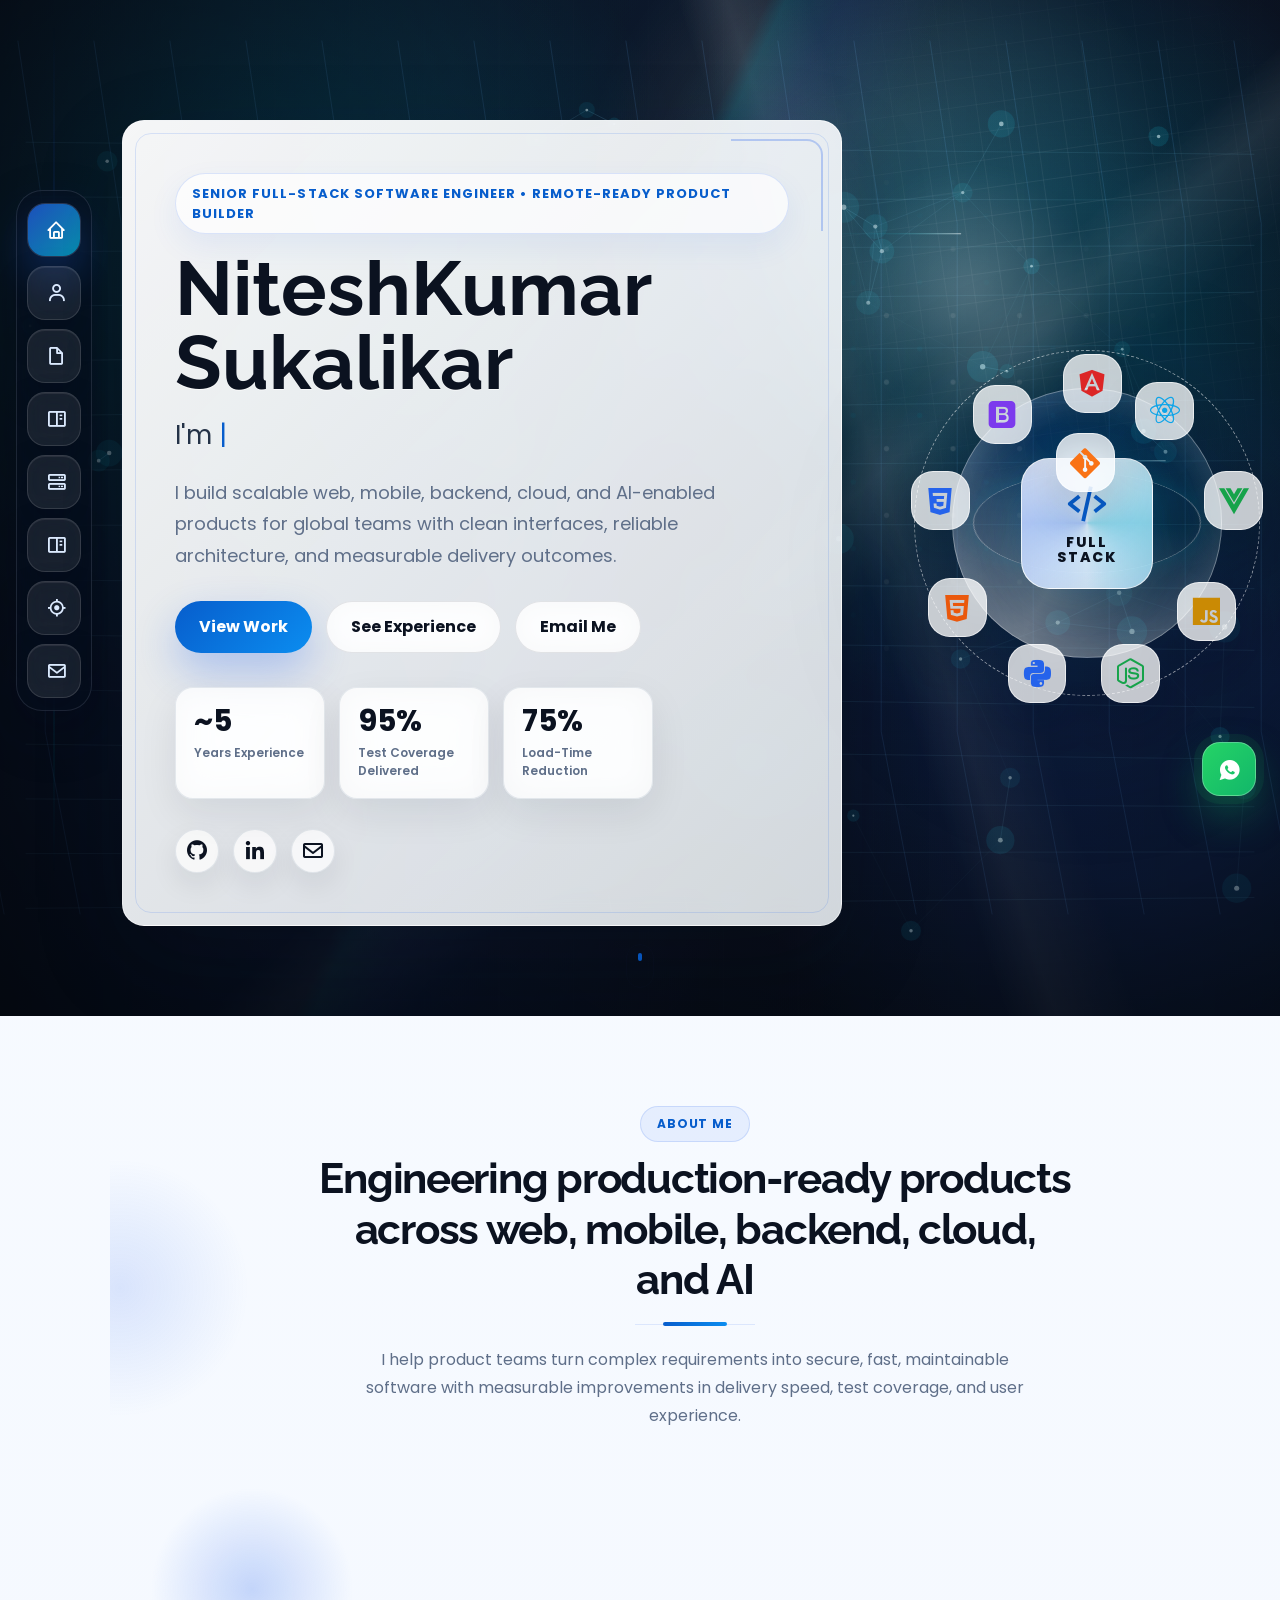
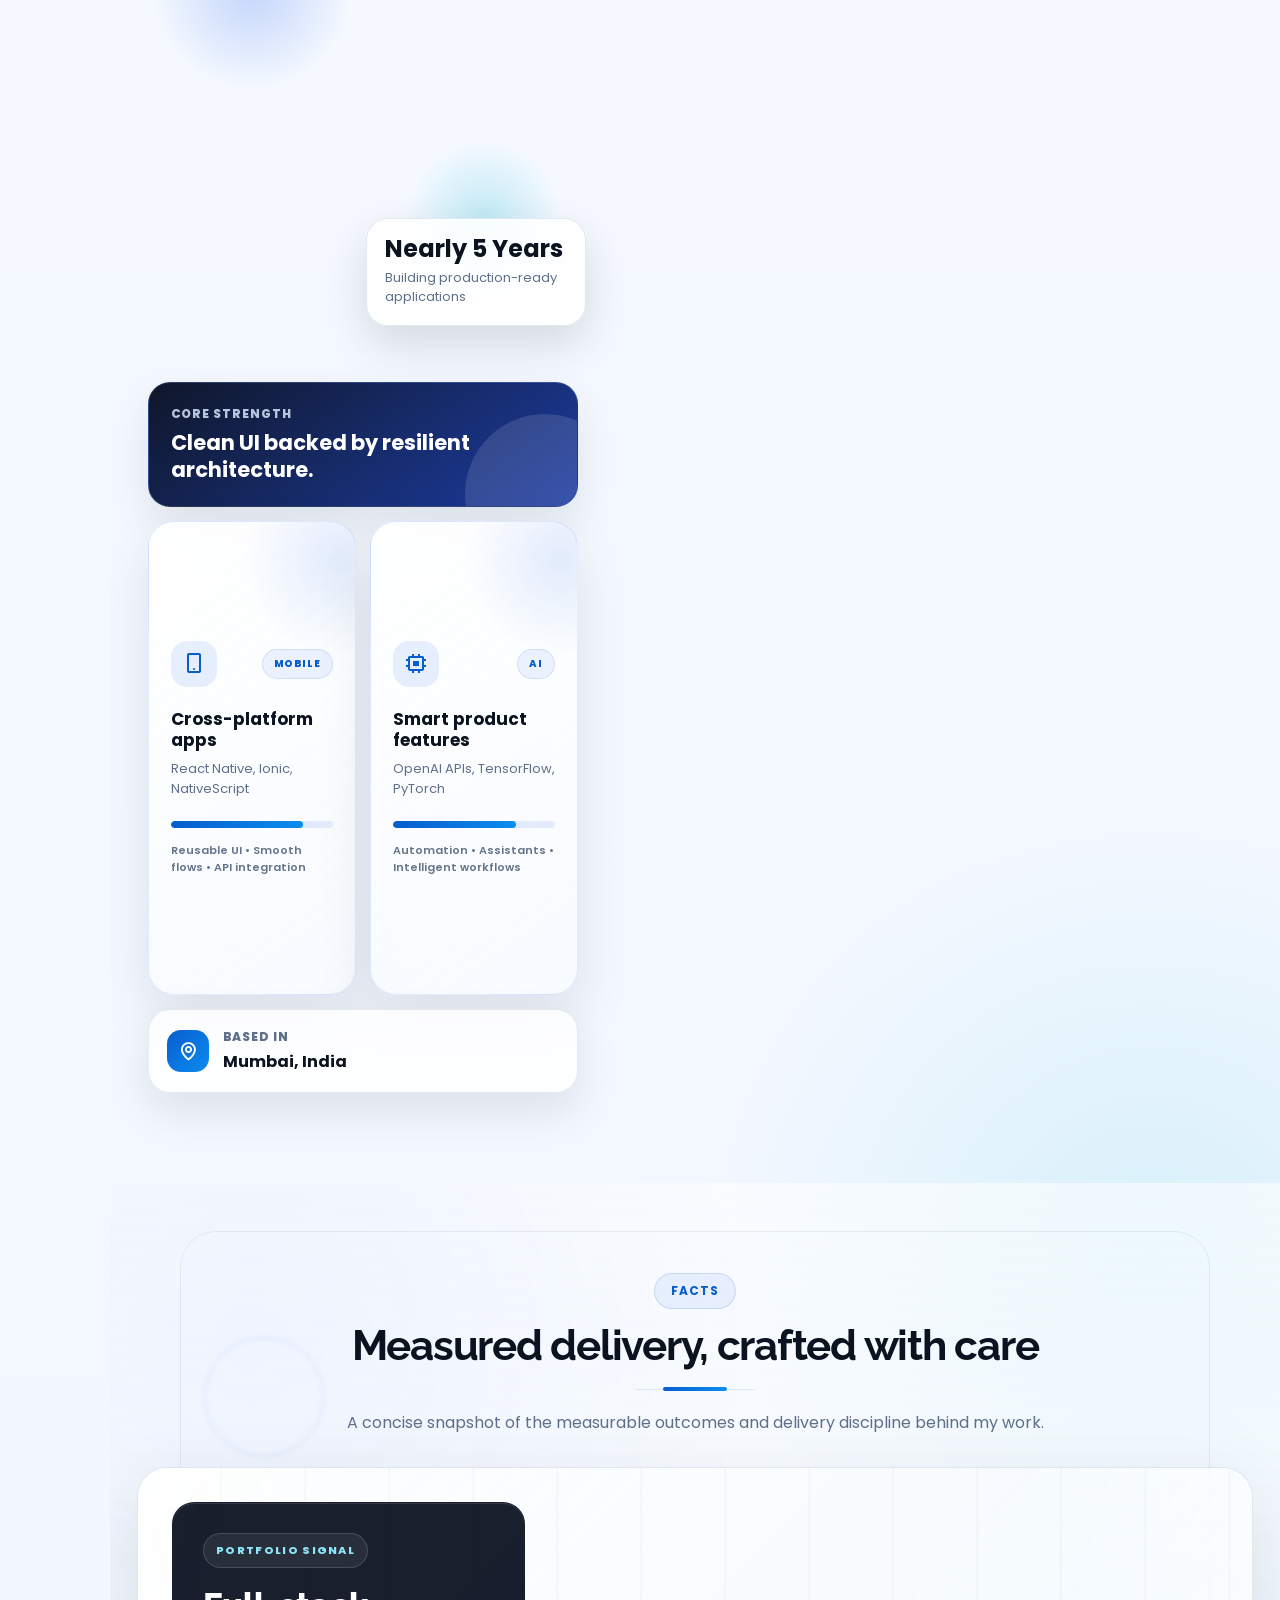
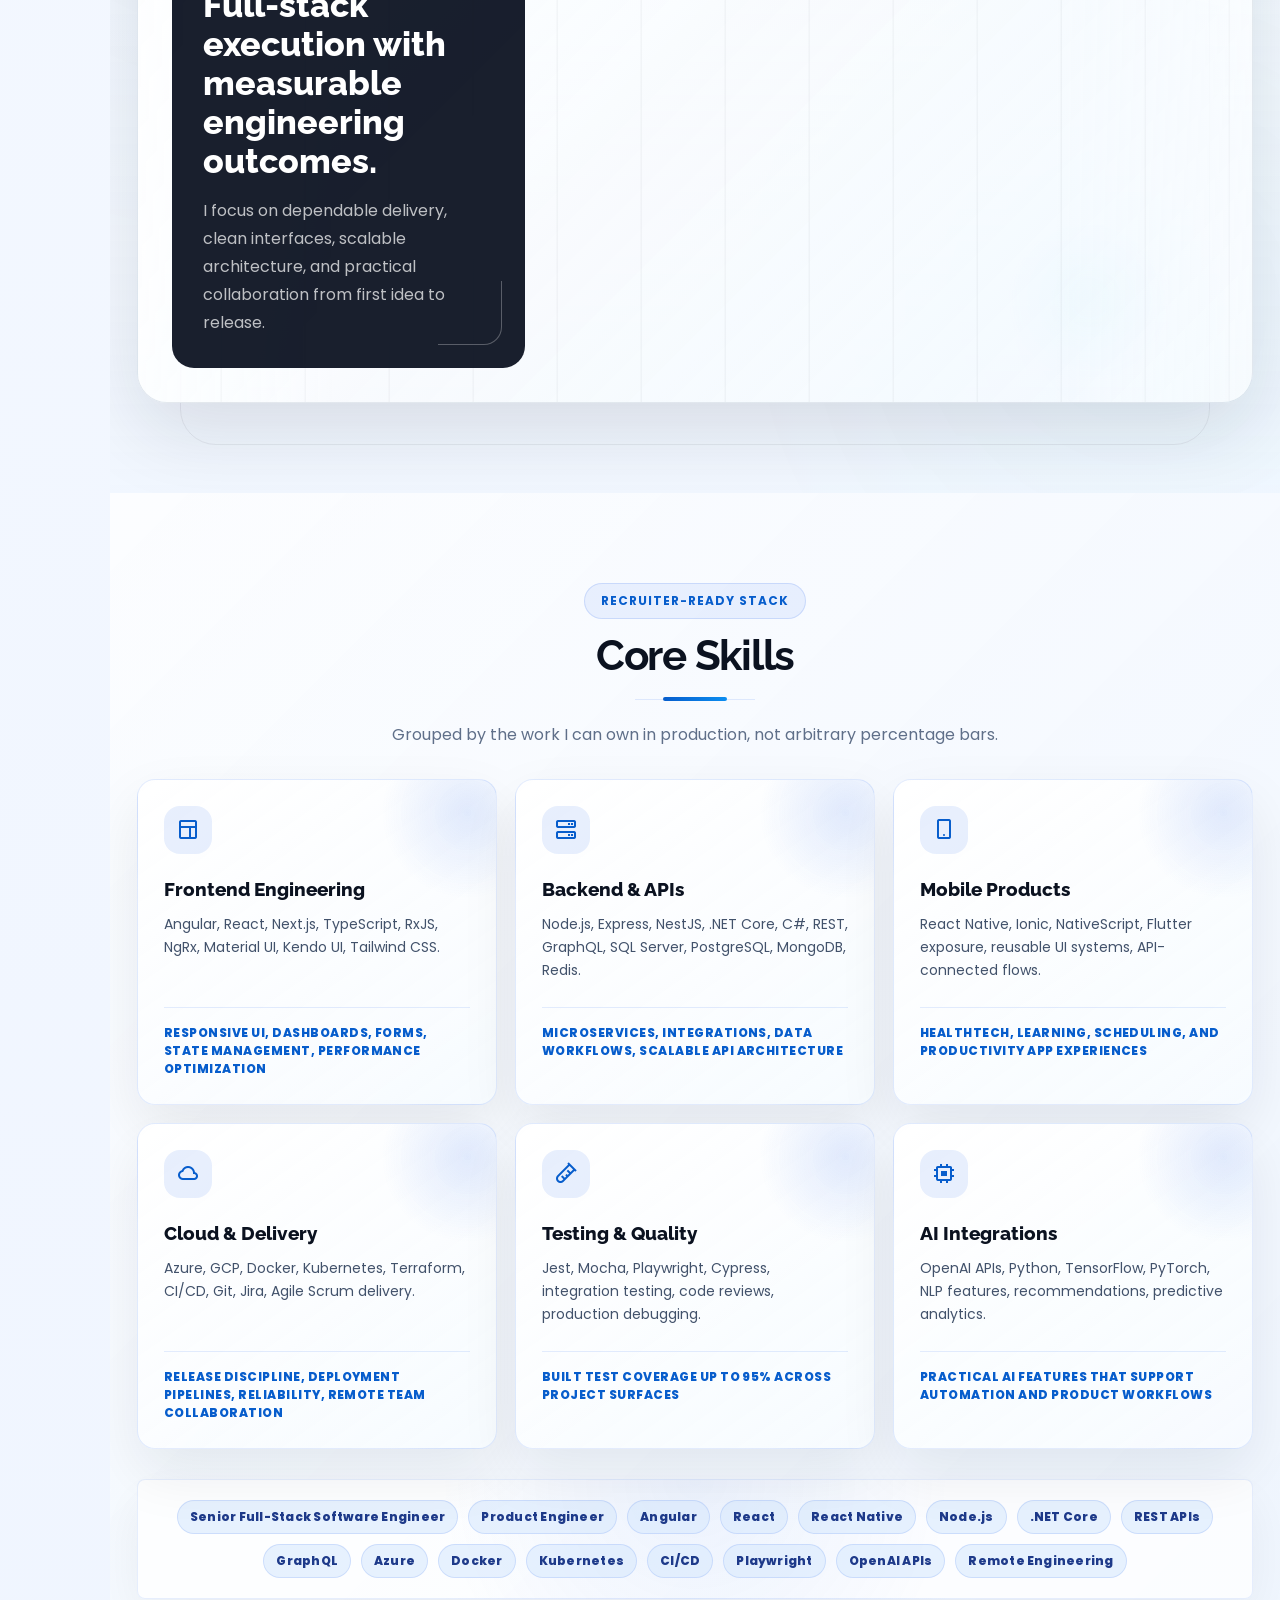
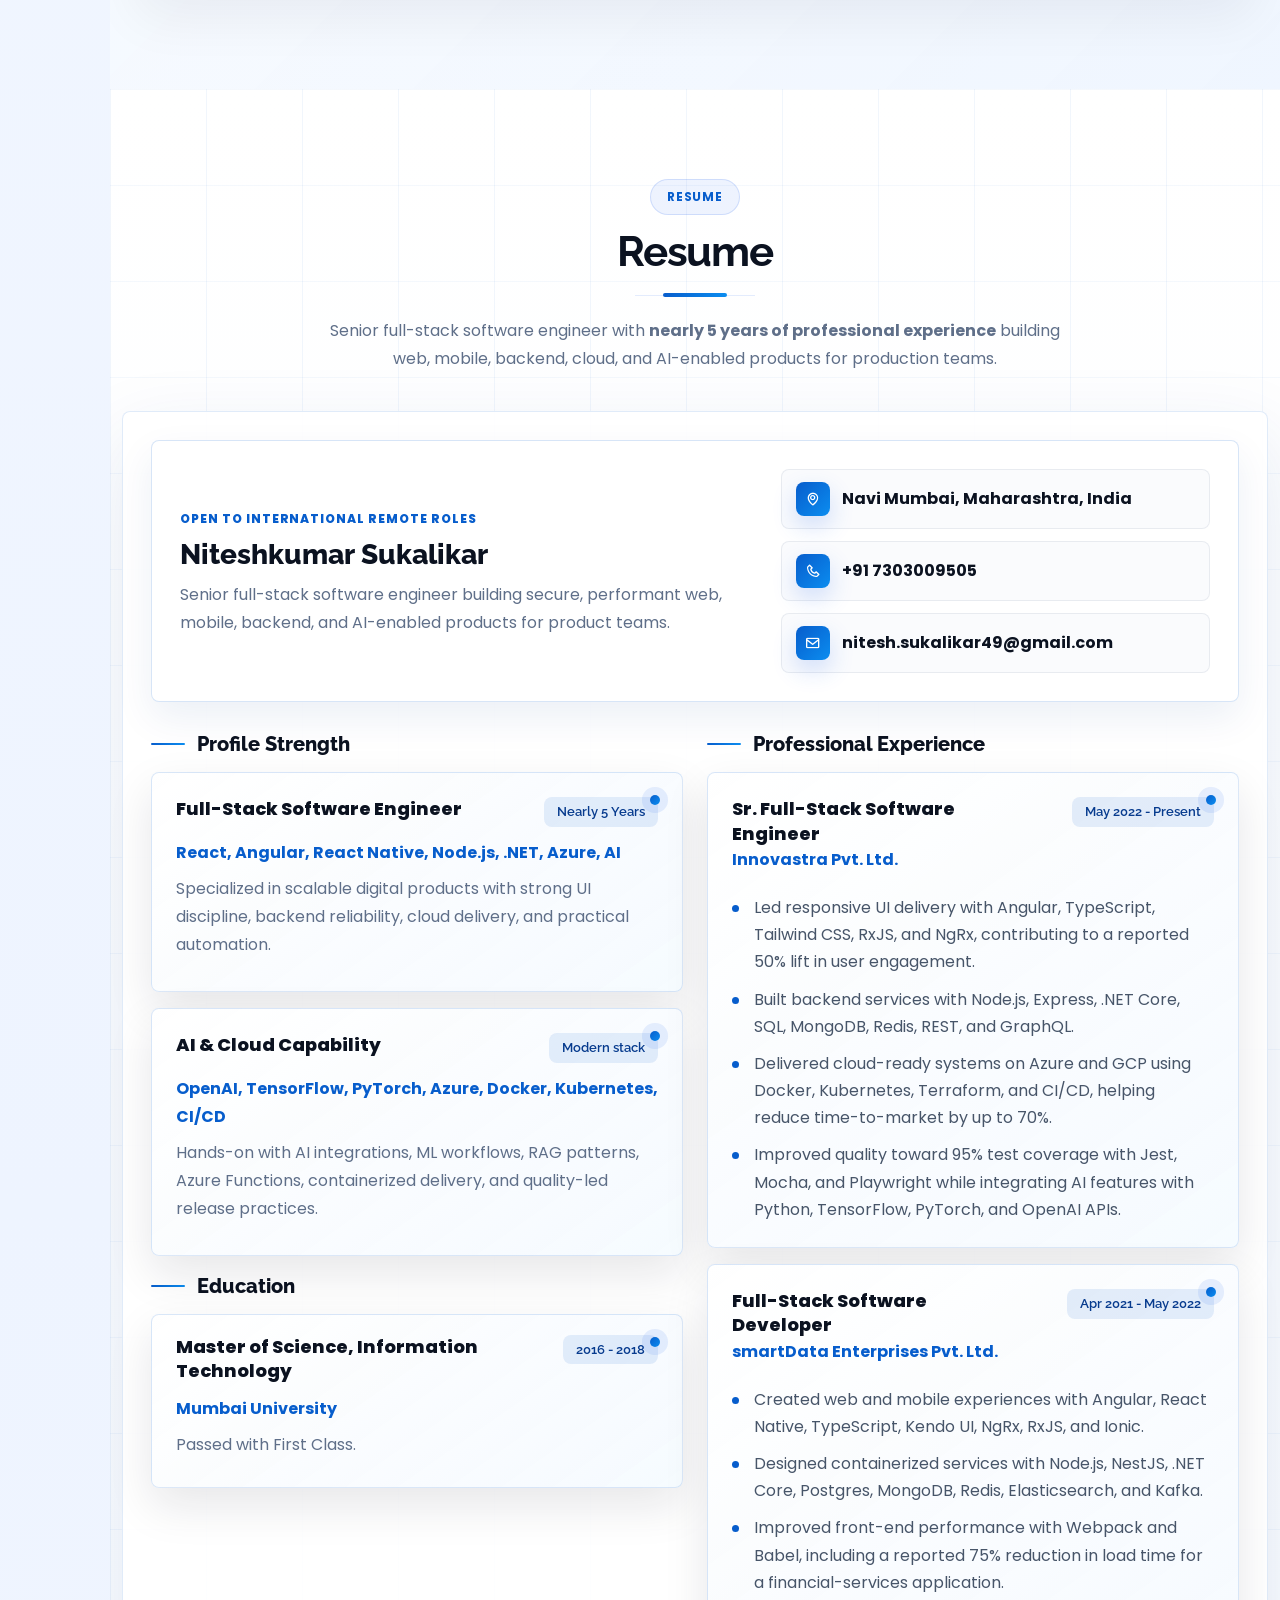
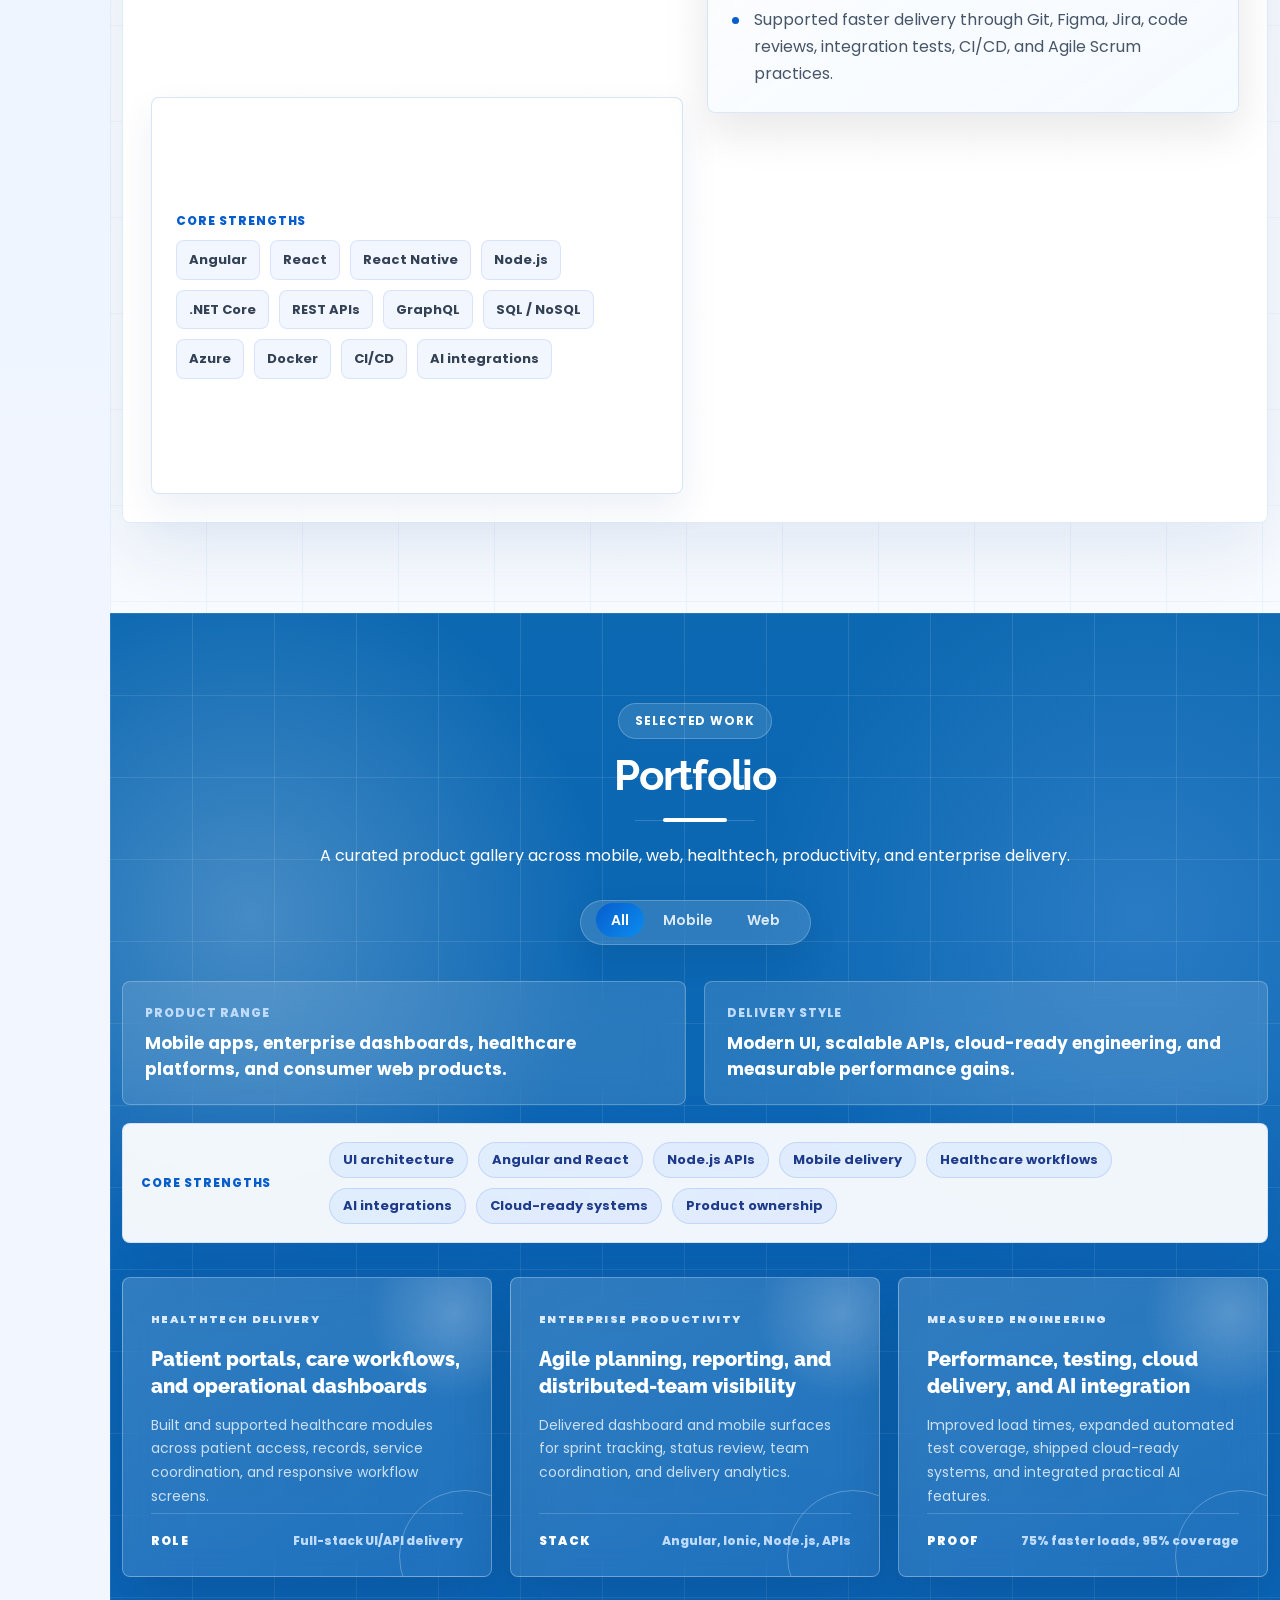
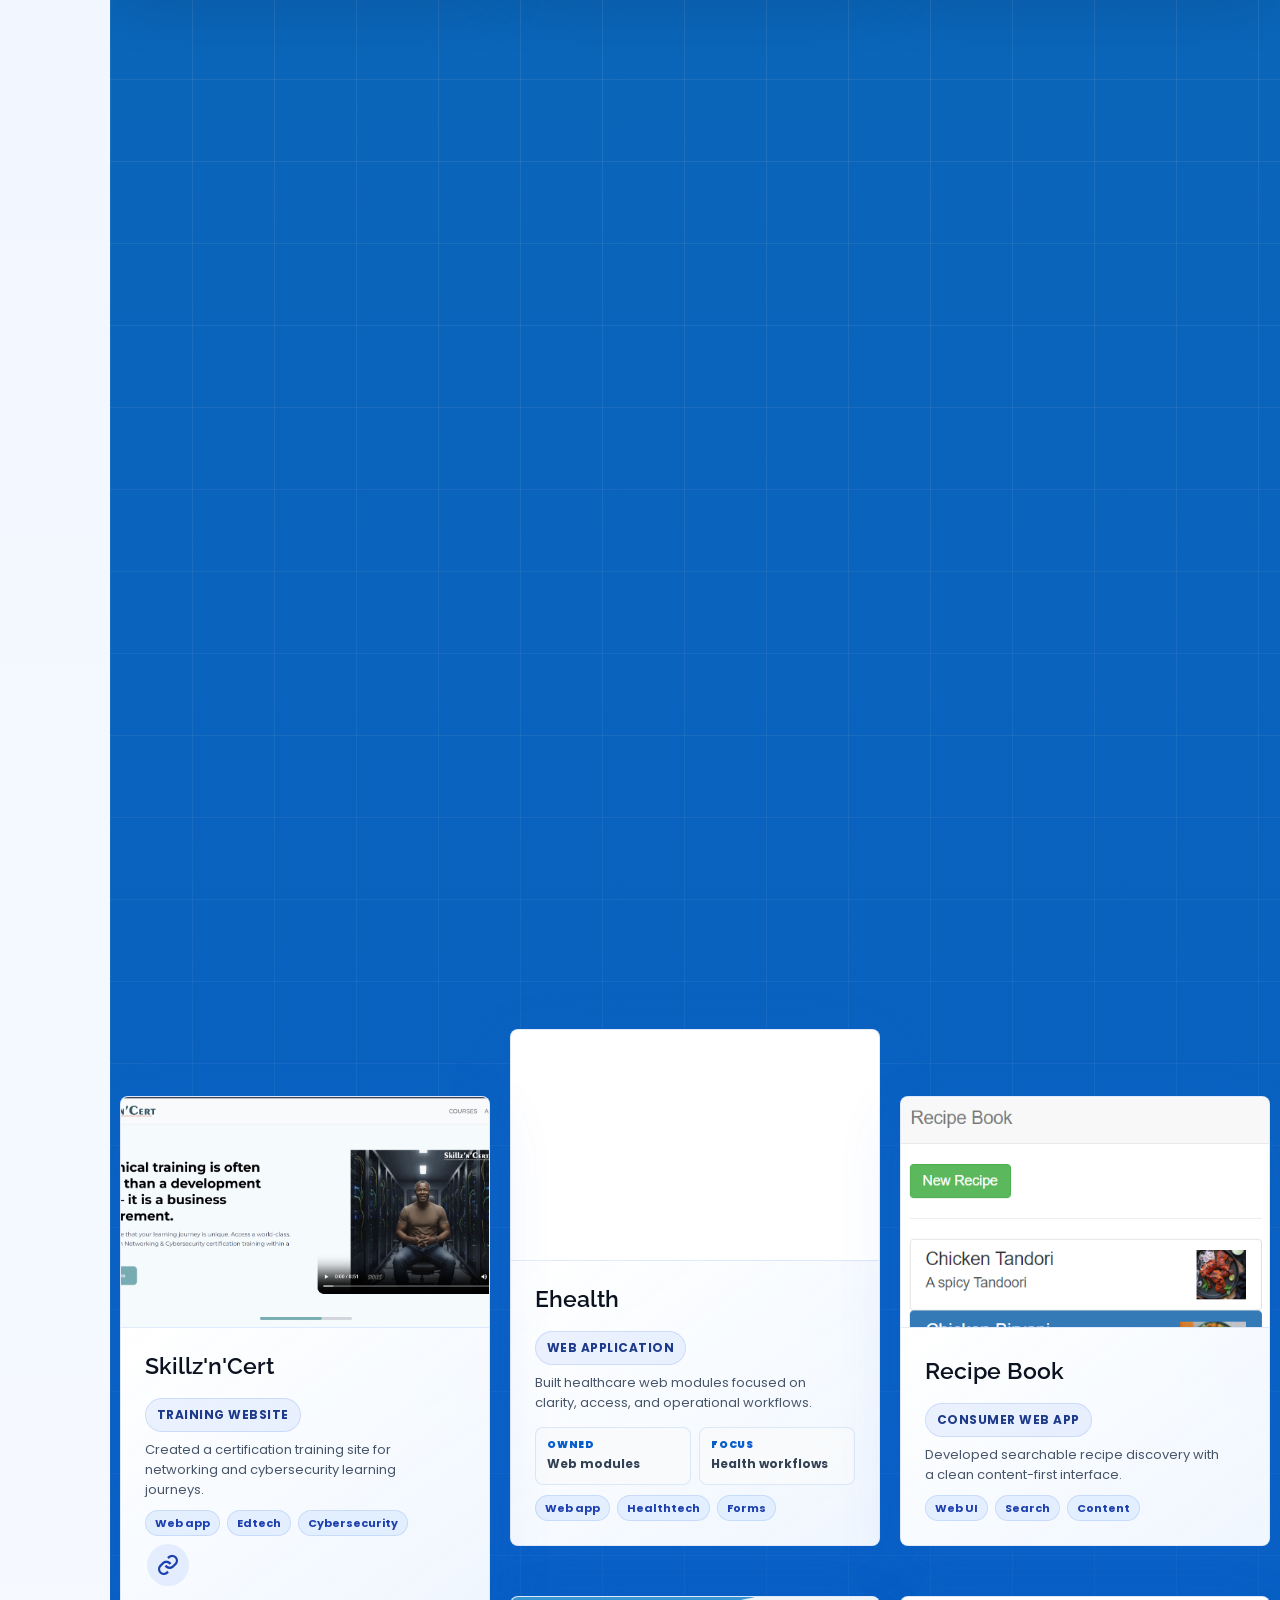
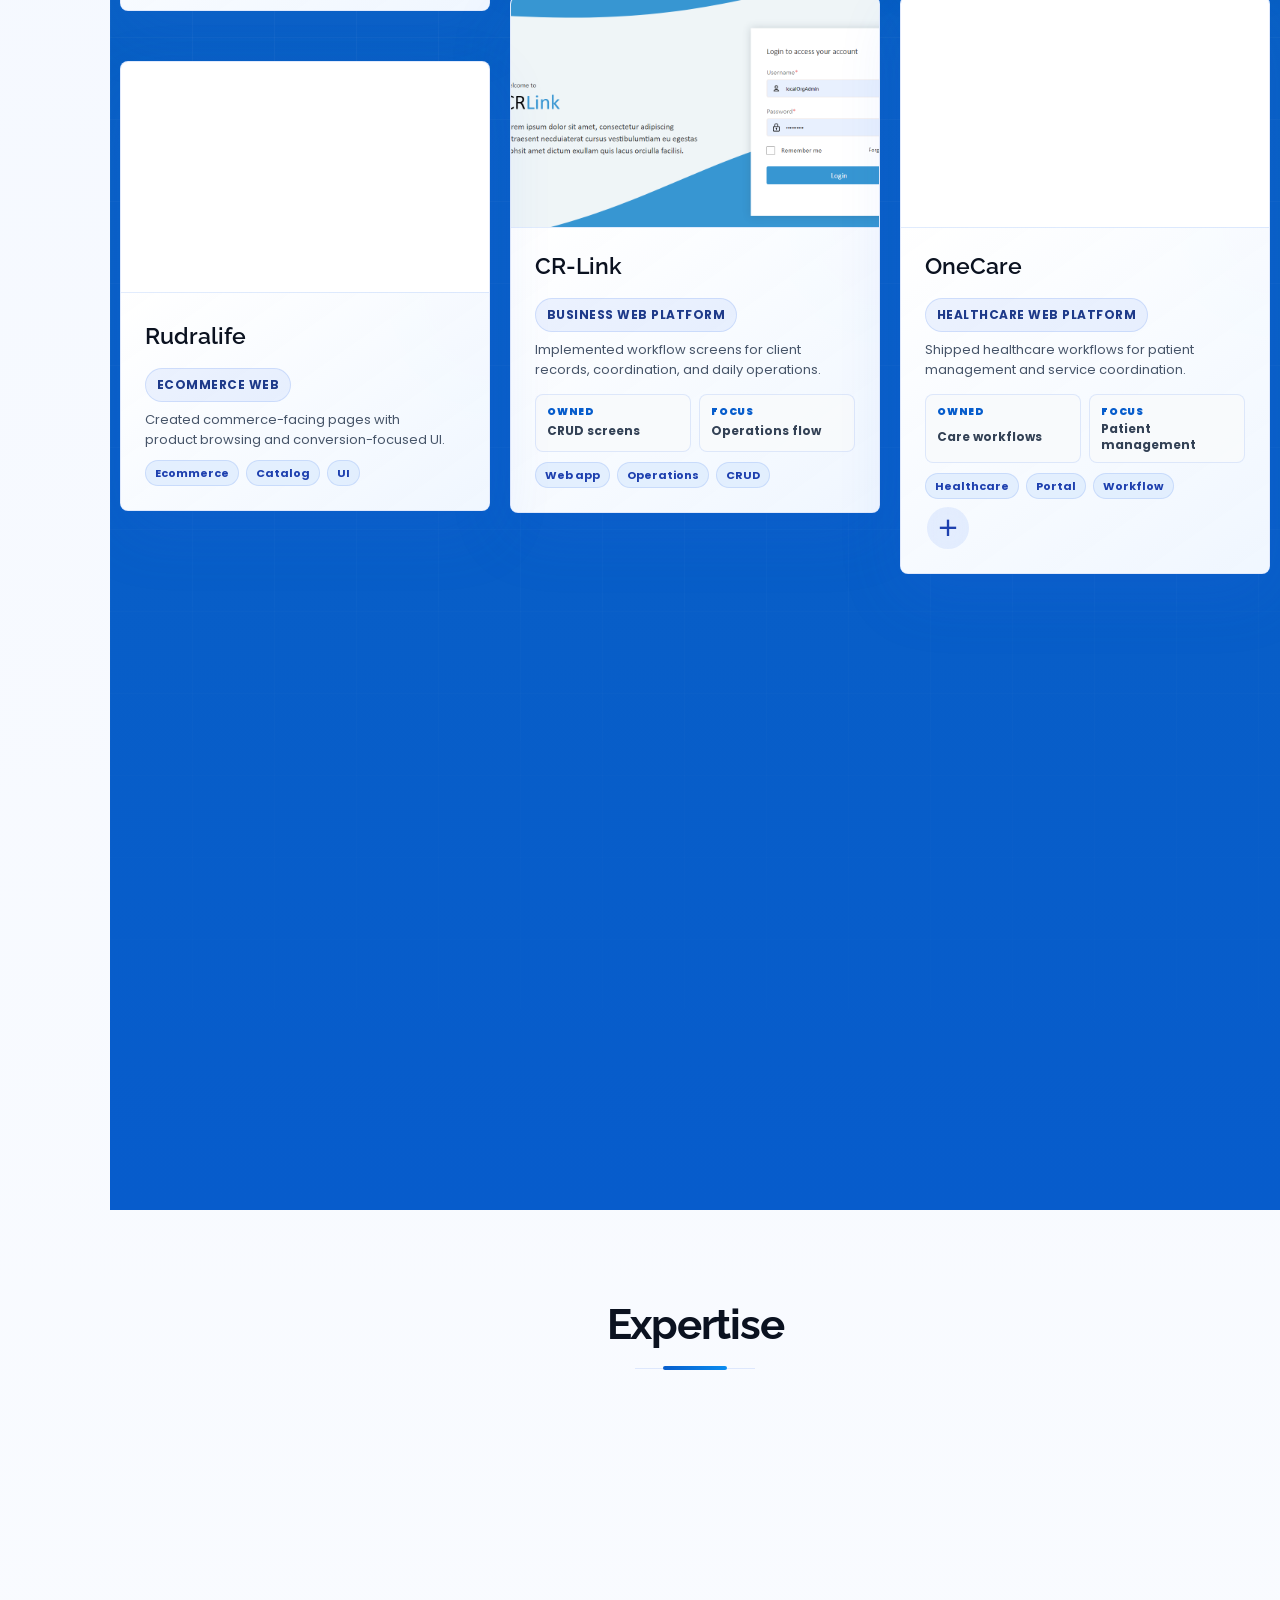
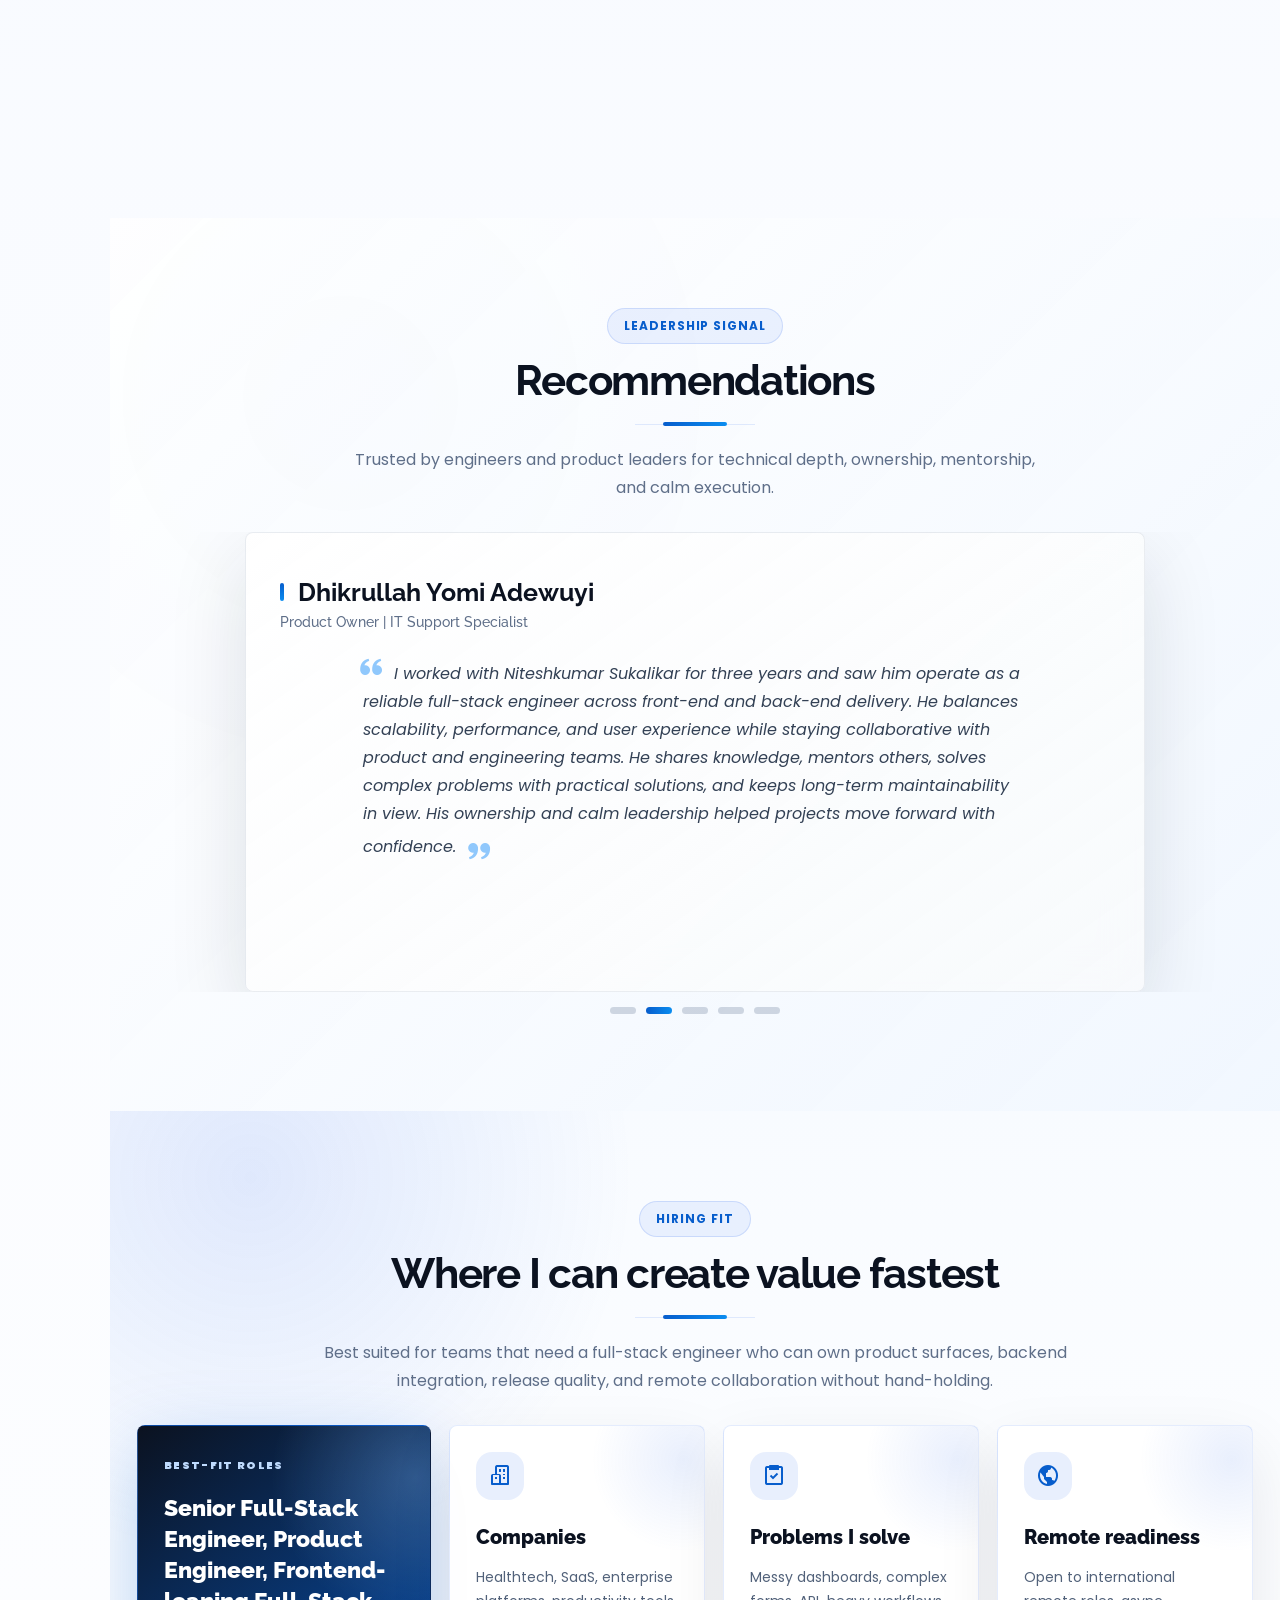
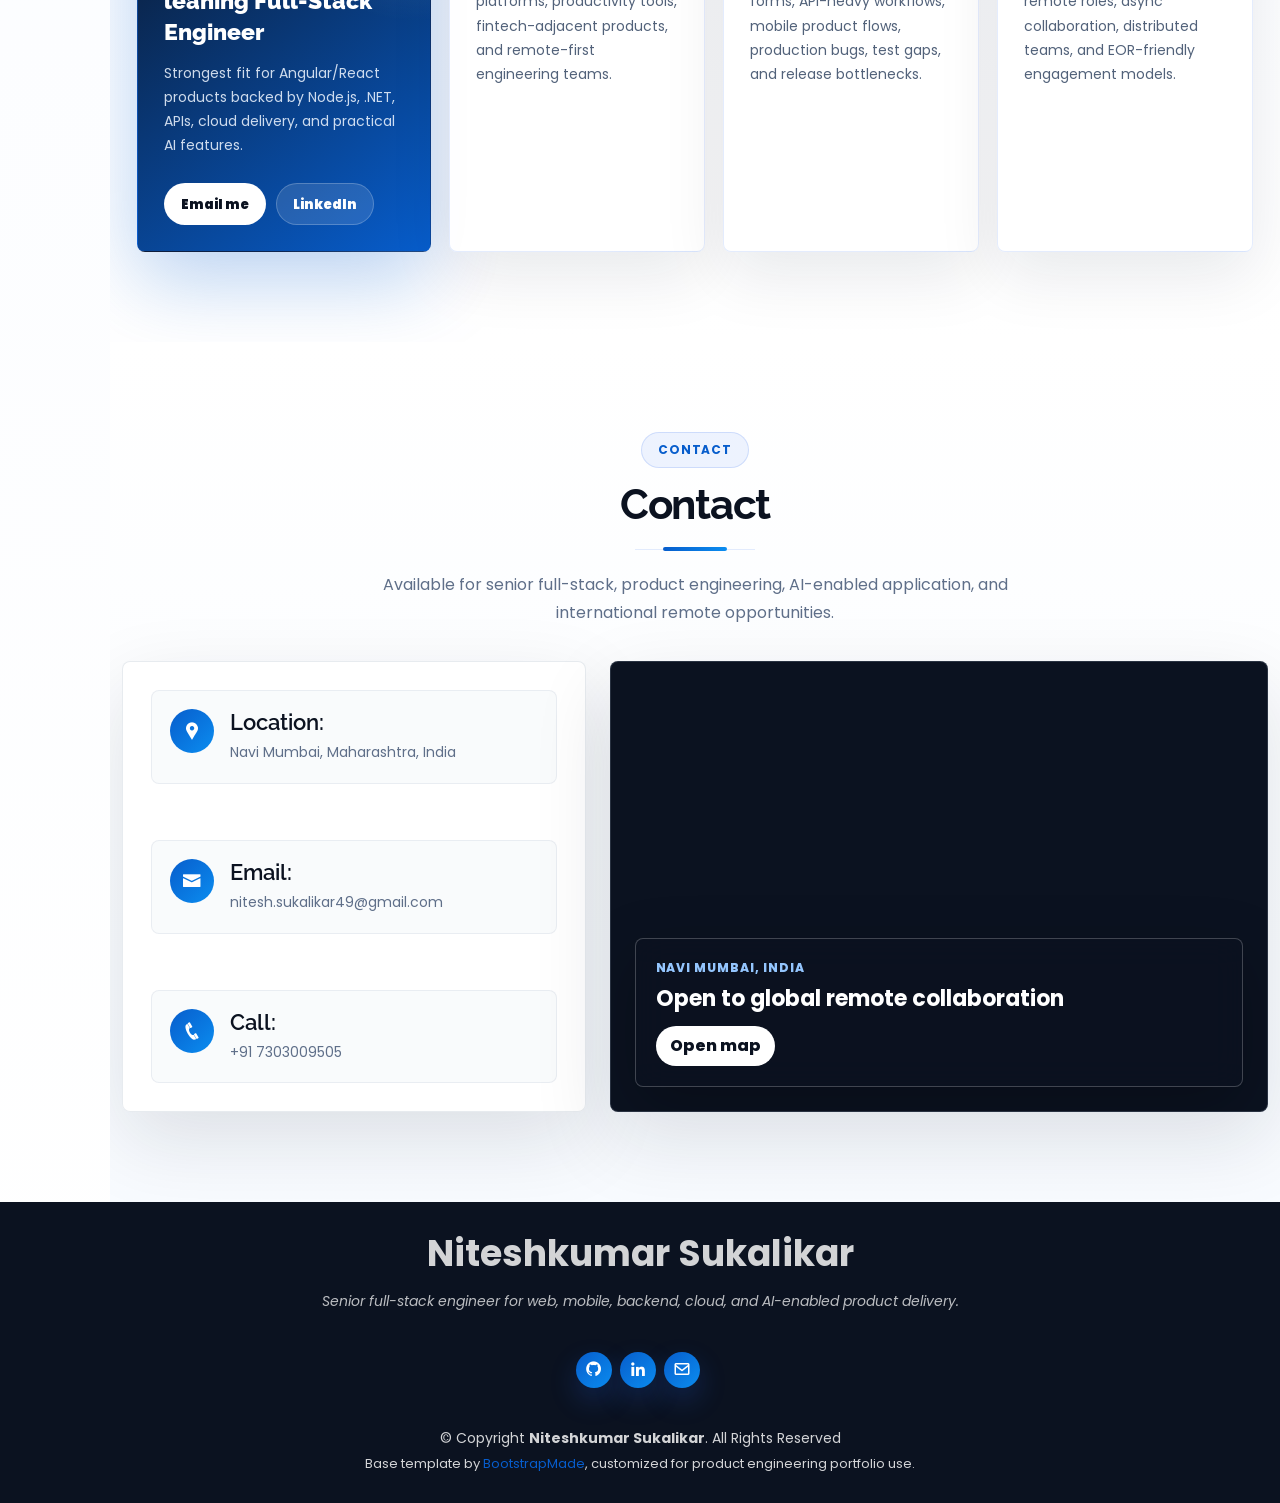
<file: index.html>
<!DOCTYPE html>
<html lang="en">

<head>
  <meta charset="utf-8">
  <meta content="width=device-width, initial-scale=1.0" name="viewport">

  <title>Niteshkumar Sukalikar | Senior Full-Stack Engineer</title>
  <meta
    content="Senior full-stack software engineer with nearly 5 years of experience building scalable Angular, React, React Native, Node.js, .NET, Azure, and AI-enabled products for global teams."
    name="description">
  <meta
    content="Niteshkumar Sukalikar, senior full-stack software engineer, full-stack engineer, Angular developer, React developer, React Native developer, Node.js developer, .NET Core developer, Azure, AI integrations, remote software engineer, product engineer"
    name="keywords">
  <meta name="author" content="Niteshkumar Sukalikar">
  <meta name="theme-color" content="#075dcc">
  <link rel="canonical" href="https://niteshsukalikar.github.io/">

  <meta property="og:type" content="profile">
  <meta property="og:title" content="Niteshkumar Sukalikar | Senior Full-Stack Engineer">
  <meta property="og:description"
    content="Remote-ready senior full-stack software engineer with nearly 5 years of experience building Angular, React, React Native, Node.js, .NET, Azure, and AI-enabled products.">
  <meta property="og:url" content="https://niteshsukalikar.github.io/">
  <meta property="og:image" content="https://niteshsukalikar.github.io/assets/img/niteshsukalikar.jpg">
  <meta property="og:site_name" content="Niteshkumar Sukalikar Portfolio">
  <meta name="twitter:card" content="summary_large_image">
  <meta name="twitter:title" content="Niteshkumar Sukalikar | Senior Full-Stack Engineer">
  <meta name="twitter:description"
    content="Remote-ready senior full-stack software engineer for web, mobile, backend, cloud, and AI-enabled product delivery.">
  <meta name="twitter:image" content="https://niteshsukalikar.github.io/assets/img/niteshsukalikar.jpg">

  <!-- Favicons -->
  <link href="assets/img/niteshsukalikar.jpg" rel="icon">
  <link href="assets/img/apple-touch-icon.png" rel="apple-touch-icon">

  <!-- Google Fonts -->
  <link
    href="https://fonts.googleapis.com/css?family=Open+Sans:300,300i,400,400i,600,600i,700,700i|Raleway:300,300i,400,400i,500,500i,600,600i,700,700i|Poppins:300,300i,400,400i,500,500i,600,600i,700,700i"
    rel="stylesheet">

  <!-- Vendor CSS Files -->
  <link href="assets/vendor/bootstrap/css/bootstrap.min.css" rel="stylesheet">
  <link href="assets/vendor/icofont/icofont.min.css" rel="stylesheet">
  <link href="assets/vendor/boxicons/css/boxicons.min.css" rel="stylesheet">
  <link href="assets/vendor/venobox/venobox.css" rel="stylesheet">
  <link href="assets/vendor/owl.carousel/assets/owl.carousel.min.css" rel="stylesheet">
  <link href="assets/vendor/aos/aos.css" rel="stylesheet">

  <!-- Template Main CSS File -->
  <link href="assets/css/style.css" rel="stylesheet">

  <script type="application/ld+json">
  {
    "@context": "https://schema.org",
    "@type": "ProfilePage",
    "url": "https://niteshsukalikar.github.io/",
    "name": "Niteshkumar Sukalikar Portfolio",
    "mainEntity": {
      "@type": "Person",
      "name": "Niteshkumar Sukalikar",
      "jobTitle": "Senior Full-Stack Engineer",
      "email": "mailto:nitesh.sukalikar49@gmail.com",
      "telephone": "+917303009505",
      "address": {
        "@type": "PostalAddress",
        "addressLocality": "Navi Mumbai",
        "addressRegion": "Maharashtra",
        "addressCountry": "IN"
      },
      "url": "https://niteshsukalikar.github.io/",
      "sameAs": [
        "https://www.linkedin.com/in/nitesh-sukalikar",
        "https://github.com/NiteshSukalikar"
      ],
      "knowsAbout": [
        "Angular",
        "React",
        "React Native",
        "Node.js",
        ".NET Core",
        "Azure",
        "GCP",
        "Docker",
        "Kubernetes",
        "OpenAI APIs",
        "Full-stack software engineering",
        "Product engineering"
      ]
    }
  }
  </script>

</head>

<body>

  <!-- ======= Mobile nav toggle button ======= -->
  <button type="button" class="mobile-nav-toggle d-xl-none" aria-label="Open navigation menu"><i
      class="icofont-navigation-menu"></i></button>

  <!-- ======= Header ======= -->
  <header id="header" class="d-flex flex-column justify-content-center">

    <nav class="nav-menu">
      <ul>
        <li class="active"><a href="#hero"><i class="bx bx-home"></i> <span>Home</span></a></li>
        <li><a href="#about"><i class="bx bx-user"></i> <span>About</span></a></li>
        <li><a href="#resume"><i class="bx bx-file-blank"></i> <span>Resume</span></a></li>
        <li><a href="#portfolio"><i class="bx bx-book-content"></i> <span>Portfolio</span></a></li>
        <li><a href="#services"><i class="bx bx-server"></i> <span>Expertise</span></a></li>
        <li><a href="#testimonials"><i class="bx bx-book-content"></i> <span>Recommendations</span></a></li>
        <li><a href="#hiring-fit"><i class="bx bx-target-lock"></i> <span>Hiring Fit</span></a></li>
        <li><a href="#contact"><i class="bx bx-envelope"></i> <span>Contact</span></a></li>
      </ul>
    </nav><!-- .nav-menu -->

  </header><!-- End Header -->

  <!-- ======= Hero Section ======= -->
  <section id="hero" class="d-flex flex-column justify-content-center">
    <div class="hero-bg-image" aria-hidden="true"></div>
    <canvas class="hero-neural-canvas" aria-hidden="true"></canvas>
    <div class="hero-classic-vignette" aria-hidden="true"></div>
    <div class="hero-ambient hero-ambient-one"></div>
    <div class="hero-ambient hero-ambient-two"></div>
    <div class="hero-grid"></div>
    <div class="container hero-content" data-aos="zoom-in" data-aos-delay="100">
      <div class="hero-copy">
        <span class="hero-eyebrow">Senior full-stack software engineer &bull; Remote-ready product builder</span>
        <h1>NiteshKumar Sukalikar</h1>
        <p>I'm <span class="typed"
            data-typed-items="Full-Stack Engineer, Angular + React Builder, Node.js + .NET Engineer, AI Product Integrator"></span>
        </p>
        <p class="hero-summary">I build scalable web, mobile, backend, cloud, and AI-enabled products for global teams
          with clean interfaces, reliable architecture, and measurable delivery outcomes.</p>
        <div class="hero-actions">
          <a href="#portfolio" class="btn-primary-modern scrollto">View Work</a>
          <a href="#resume" class="btn-ghost-modern scrollto">See Experience</a>
          <a href="mailto:nitesh.sukalikar49@gmail.com" class="btn-ghost-modern">Email Me</a>
        </div>
        <div class="hero-stats">
          <div><strong>~5</strong><span>Years Experience</span></div>
          <div><strong>95%</strong><span>Test Coverage Delivered</span></div>
          <div><strong>75%</strong><span>Load-Time Reduction</span></div>
        </div>
        <div class="social-links">
          <a href="https://github.com/NiteshSukalikar" target="_blank" rel="noopener" class="linkedin"
            aria-label="Open Niteshkumar Sukalikar GitHub profile"><i
              class="bx bxl-github"></i></a>
          <a href="https://www.linkedin.com/in/nitesh-sukalikar" target="_blank" rel="noopener" class="linkedin"
            aria-label="Open Niteshkumar Sukalikar LinkedIn profile"><i
              class="bx bxl-linkedin"></i></a>
          <a href="mailto:nitesh.sukalikar49@gmail.com" class="linkedin"
            aria-label="Email Niteshkumar Sukalikar"><i class="bx bx-envelope"></i></a>
        </div>
      </div>
      <div class="hero-tech-orbit" aria-hidden="true">
        <div class="hero-tech-core">
          <span class="hero-core-glow"></span>
          <i class="bx bx-code-alt"></i>
          <span>FULL<br>STACK</span>
        </div>
        <span class="hero-tech-ring hero-tech-ring-one"></span>
        <span class="hero-tech-ring hero-tech-ring-two"></span>
        <span class="hero-tech-logo hero-tech-angular"><i class="bx bxl-angular"></i></span>
        <span class="hero-tech-logo hero-tech-react"><i class="bx bxl-react"></i></span>
        <span class="hero-tech-logo hero-tech-vue"><i class="bx bxl-vuejs"></i></span>
        <span class="hero-tech-logo hero-tech-js"><i class="bx bxl-javascript"></i></span>
        <span class="hero-tech-logo hero-tech-node"><i class="bx bxl-nodejs"></i></span>
        <span class="hero-tech-logo hero-tech-python"><i class="bx bxl-python"></i></span>
        <span class="hero-tech-logo hero-tech-html"><i class="bx bxl-html5"></i></span>
        <span class="hero-tech-logo hero-tech-css"><i class="bx bxl-css3"></i></span>
        <span class="hero-tech-logo hero-tech-bootstrap"><i class="bx bxl-bootstrap"></i></span>
        <span class="hero-tech-logo hero-tech-git"><i class="bx bxl-git"></i></span>
      </div>
    </div>
    <div class="hero-scroll-indicator"><span></span></div>
  </section><!-- End Hero -->

  <main id="main">

    <!-- ======= About Section ======= -->
    <section id="about" class="about">
      <div class="container" data-aos="fade-up">

        <div class="section-title about-title">
          <span class="section-kicker">About me</span>
          <h2>Engineering production-ready products across web, mobile, backend, cloud, and AI</h2>
          <p>I help product teams turn complex requirements into secure, fast, maintainable software with measurable
            improvements in delivery speed, test coverage, and user experience.</p>
        </div>

        <div class="row align-items-center about-showcase">
          <div class="col-12 col-lg-5">
            <div class="about-portrait-wrap">
              <div class="about-portrait-stage">
                <span class="about-orbit about-orbit-one"></span>
                <span class="about-orbit about-orbit-two"></span>
                <div class="about-portrait-card">
                  <img src="assets/img/niteshsukalikar.jpg" class="img-fluid" alt="NiteshKumar Sukalikar" decoding="async">
                  <div class="about-portrait-badge">
                    <i class="bx bx-code-curly"></i>
                    <span>Full-stack engineer</span>
                  </div>
                </div>
                <div class="about-signature-card">
                  <strong>Nearly 5 Years</strong>
                  <span>Building production-ready applications</span>
                </div>
              </div>

              <div class="about-profile-rail">
                <div class="about-rail-card about-rail-card-feature">
                  <span>Core strength</span>
                  <strong>Clean UI backed by resilient architecture.</strong>
                </div>
                <div class="about-rail-grid">
                  <div class="about-skill-card">
                    <div class="about-skill-top">
                      <i class="bx bx-mobile-alt"></i>
                      <span class="about-skill-badge">Mobile</span>
                    </div>

                    <strong>Cross-platform apps</strong>
                    <p>React Native, Ionic, NativeScript</p>

                    <div class="about-skill-meter">
                      <span style="width: 82%;"></span>
                    </div>

                    <small>Reusable UI • Smooth flows • API integration</small>
                  </div>

                  <div class="about-skill-card">
                    <div class="about-skill-top">
                      <i class="bx bx-chip"></i>
                      <span class="about-skill-badge">AI</span>
                    </div>

                    <strong>Smart product features</strong>
                    <p>OpenAI APIs, TensorFlow, PyTorch</p>

                    <div class="about-skill-meter">
                      <span style="width: 76%;"></span>
                    </div>

                    <small>Automation • Assistants • Intelligent workflows</small>
                  </div>
                </div>
                <div class="about-rail-card">
                  <i class="bx bx-map"></i>
                  <div>
                    <span>Based in</span>
                    <strong>Mumbai, India</strong>
                  </div>
                </div>
              </div>
            </div>
          </div>

          <div class="col-12 col-lg-7">
            <div class="content about-panel">
              <span class="about-eyebrow">Product-minded full-stack engineer</span>
              <h3>Senior engineer focused on Angular, React, React Native, Node.js, .NET, Azure, and AI integrations.
              </h3>
              <p class="about-lead">
                I have nearly 5 years of hands-on experience building production web and mobile products across healthtech,
                enterprise workflows, productivity tools, and customer-facing applications. My strength is owning the
                full path from UI architecture to APIs, databases, cloud deployment, testing, and release quality.
              </p>

              <div class="about-highlights">
                <div class="about-highlight">
                  <i class="bx bx-layer"></i>
                  <div>
                    <strong>Front-end architecture</strong>
                    <span>Angular, React, Next.js, TypeScript, RxJS, NgRx, Material UI, Kendo UI, Tailwind CSS.</span>
                  </div>
                </div>
                <div class="about-highlight">
                  <i class="bx bx-server"></i>
                  <div>
                    <strong>Back-end and data systems</strong>
                    <span>Node.js, Express, NestJS, .NET Core, REST, GraphQL, SQL Server, PostgreSQL, MongoDB, Redis,
                      Elasticsearch.</span>
                  </div>
                </div>
                <div class="about-highlight">
                  <i class="bx bx-brain"></i>
                  <div>
                    <strong>Mobile and AI delivery</strong>
                    <span>React Native, Ionic, NativeScript, Azure, Docker, Kubernetes, CI/CD, OpenAI APIs, TensorFlow,
                      PyTorch.</span>
                  </div>
                </div>
              </div>

              <div class="about-metrics">
                <div><strong>50%</strong><span>Engagement lift reported</span></div>
                <div><strong>70%</strong><span>Faster delivery cycles</span></div>
                <div><strong>Global</strong><span>Remote collaboration</span></div>
              </div>

              <div class="about-info-grid">
                <div><span>Current role</span><strong>Full-Stack Engineer</strong></div>
                <div><span>Primary stack</span><strong>Angular, React, Node.js, .NET, Azure</strong></div>
                <div><span>Degree</span><strong>M.Sc. Information Technology</strong></div>
                <div><span>Location</span><strong>Navi Mumbai, India</strong></div>
                <div><span>Availability</span><strong>International remote roles</strong></div>
                <div><span>Email</span><strong>nitesh.sukalikar49@gmail.com</strong></div>
              </div>
            </div>
          </div>
        </div>

      </div>
    </section><!-- End About Section -->

    <!-- ======= Facts Section ======= -->
    <section id="facts" class="facts">
      <span class="facts-accent facts-accent-one" aria-hidden="true"></span>
      <span class="facts-accent facts-accent-two" aria-hidden="true"></span>
      <div class="container" data-aos="fade-up">

        <div class="section-title facts-title">
          <span class="section-kicker">Facts</span>
          <h2>Measured delivery, crafted with care</h2>
          <p>A concise snapshot of the measurable outcomes and delivery discipline behind my work.</p>
        </div>

        <div class="facts-panel">
          <div class="facts-intro">
            <span>Portfolio signal</span>
            <h3>Full-stack execution with measurable engineering outcomes.</h3>
            <p>I focus on dependable delivery, clean interfaces, scalable architecture, and practical collaboration from
              first idea to release.</p>
          </div>

          <div class="facts-grid">
            <div class="count-box">
              <i class="icofont-simple-smile"></i>
              <div class="facts-card-copy">
                <span class="fact-value"><span data-toggle="counter-up">50</span>%</span>
                <p>User Engagement Lift</p>
                <small>Reported after optimized UI/UX and cross-platform consistency.</small>
              </div>
            </div>

            <div class="count-box">
              <i class="icofont-document-folder"></i>
              <div class="facts-card-copy">
                <span class="fact-value"><span data-toggle="counter-up">95</span>%</span>
                <p>Test Coverage</p>
                <small>Built quality gates with Jest, Mocha, Playwright, and Cypress.</small>
              </div>
            </div>

            <div class="count-box">
              <i class="icofont-brand-designfloat"></i>
              <div class="facts-card-copy">
                <span class="fact-value"><span data-toggle="counter-up">75</span>%</span>
                <p>Load-Time Reduction</p>
                <small>Improved performance for a financial-services application.</small>
              </div>
            </div>

            <div class="count-box">
              <i class="icofont-clock-time"></i>
              <div class="facts-card-copy">
                <span>Global</span>
                <p>Remote Ready</p>
                <small>Experienced with distributed teams and compliant EOR collaboration.</small>
              </div>
            </div>
          </div>
        </div>

      </div>
    </section><!-- End Facts Section -->

    <!-- ======= Skills Section ======= -->
    <section id="skills" class="skills section-bg">
      <div class="container" data-aos="fade-up">

        <div class="section-title skills-title">
          <span class="section-kicker">Recruiter-ready stack</span>
          <h2>Core Skills</h2>
          <p>Grouped by the work I can own in production, not arbitrary percentage bars.</p>
        </div>

        <div class="skills-grid">
          <div class="skill-cluster">
            <i class="bx bx-layout"></i>
            <h3>Frontend Engineering</h3>
            <p>Angular, React, Next.js, TypeScript, RxJS, NgRx, Material UI, Kendo UI, Tailwind CSS.</p>
            <span>Responsive UI, dashboards, forms, state management, performance optimization</span>
          </div>

          <div class="skill-cluster">
            <i class="bx bx-server"></i>
            <h3>Backend & APIs</h3>
            <p>Node.js, Express, NestJS, .NET Core, C#, REST, GraphQL, SQL Server, PostgreSQL, MongoDB, Redis.</p>
            <span>Microservices, integrations, data workflows, scalable API architecture</span>
          </div>

          <div class="skill-cluster">
            <i class="bx bx-mobile-alt"></i>
            <h3>Mobile Products</h3>
            <p>React Native, Ionic, NativeScript, Flutter exposure, reusable UI systems, API-connected flows.</p>
            <span>Healthtech, learning, scheduling, and productivity app experiences</span>
          </div>

          <div class="skill-cluster">
            <i class="bx bx-cloud"></i>
            <h3>Cloud & Delivery</h3>
            <p>Azure, GCP, Docker, Kubernetes, Terraform, CI/CD, Git, Jira, Agile Scrum delivery.</p>
            <span>Release discipline, deployment pipelines, reliability, remote team collaboration</span>
          </div>

          <div class="skill-cluster">
            <i class="bx bx-test-tube"></i>
            <h3>Testing & Quality</h3>
            <p>Jest, Mocha, Playwright, Cypress, integration testing, code reviews, production debugging.</p>
            <span>Built test coverage up to 95% across project surfaces</span>
          </div>

          <div class="skill-cluster">
            <i class="bx bx-chip"></i>
            <h3>AI Integrations</h3>
            <p>OpenAI APIs, Python, TensorFlow, PyTorch, NLP features, recommendations, predictive analytics.</p>
            <span>Practical AI features that support automation and product workflows</span>
          </div>
        </div>

        <div class="ats-keyword-strip" aria-label="ATS-friendly senior full-stack engineering keywords">
          <span>Senior Full-Stack Software Engineer</span>
          <span>Product Engineer</span>
          <span>Angular</span>
          <span>React</span>
          <span>React Native</span>
          <span>Node.js</span>
          <span>.NET Core</span>
          <span>REST APIs</span>
          <span>GraphQL</span>
          <span>Azure</span>
          <span>Docker</span>
          <span>Kubernetes</span>
          <span>CI/CD</span>
          <span>Playwright</span>
          <span>OpenAI APIs</span>
          <span>Remote Engineering</span>
        </div>

      </div>
    </section><!-- End Skills Section -->

    <!-- ======= Resume Section ======= -->
    <section id="resume" class="resume">
      <div class="container" data-aos="fade-up">

        <div class="section-title resume-heading">
          <span class="section-kicker">Resume</span>
          <h2>Resume</h2>
          <p>Senior full-stack software engineer with <strong>nearly 5 years of professional experience</strong> building web,
            mobile, backend, cloud, and AI-enabled products for production teams.</p>
        </div>

        <div class="resume-shell">
          <div class="resume-snapshot" data-aos="fade-up" data-aos-delay="100">
            <div class="resume-profile">
              <span class="resume-label">Open to international remote roles</span>
              <h3>Niteshkumar Sukalikar</h3>
              <p>Senior full-stack software engineer building secure, performant web, mobile, backend, and AI-enabled products for
                product teams.</p>
            </div>
            <div class="resume-contact-grid">
              <div><i class="bx bx-map"></i><span>Navi Mumbai, Maharashtra, India</span></div>
              <a href="tel:+917303009505"><i class="bx bx-phone"></i><span>+91 7303009505</span></a>
              <a href="mailto:nitesh.sukalikar49@gmail.com"><i
                  class="bx bx-envelope"></i><span>nitesh.sukalikar49@gmail.com</span></a>
            </div>
          </div>

          <div class="row resume-layout">
            <div class="col-lg-6">
              <div class="resume-column" data-aos="fade-up" data-aos-delay="150">
                <h3 class="resume-title">Profile Strength</h3>
                <div class="resume-item resume-credential">
                  <div class="resume-item-top">
                    <h4>Full-Stack Software Engineer</h4>
                    <h5>Nearly 5 Years</h5>
                  </div>
                  <p><em>React, Angular, React Native, Node.js, .NET, Azure, AI</em></p>
                  <p>Specialized in scalable digital products with strong UI discipline, backend reliability, cloud
                    delivery, and practical automation.</p>
                </div>
                <div class="resume-item resume-credential">
                  <div class="resume-item-top">
                    <h4>AI & Cloud Capability</h4>
                    <h5>Modern stack</h5>
                  </div>
                  <p><em>OpenAI, TensorFlow, PyTorch, Azure, Docker, Kubernetes, CI/CD</em></p>
                  <p>Hands-on with AI integrations, ML workflows, RAG patterns, Azure Functions, containerized delivery,
                    and quality-led release practices.</p>
                </div>
                <h3 class="resume-title">Education</h3>
                <div class="resume-item resume-credential compact">
                  <div class="resume-item-top">
                    <h4>Master of Science, Information Technology</h4>
                    <h5>2016 - 2018</h5>
                  </div>
                  <p><em>Mumbai University</em></p>
                  <p>Passed with First Class.</p>
                </div>
                <div class="resume-item resume-credential compact">
                  <div class="resume-item-top">
                    <h4>Bachelor of Science, Information Technology</h4>
                    <h5>2013 - 2016</h5>
                  </div>
                  <p><em>Mumbai University</em></p>
                  <p>Passed with First Class.</p>
                </div>

                <div class="resume-focus-card">
                  <span class="resume-label">Core strengths</span>
                  <div class="resume-tags">
                    <span>Angular</span>
                    <span>React</span>
                    <span>React Native</span>
                    <span>Node.js</span>
                    <span>.NET Core</span>
                    <span>REST APIs</span>
                    <span>GraphQL</span>
                    <span>SQL / NoSQL</span>
                    <span>Azure</span>
                    <span>Docker</span>
                    <span>CI/CD</span>
                    <span>AI integrations</span>
                  </div>
                </div>
              </div>
            </div>

            <div class="col-lg-6">
              <div class="resume-column resume-experience" data-aos="fade-up" data-aos-delay="200">
                <h3 class="resume-title">Professional Experience</h3>
                <div class="resume-item">
                  <div class="resume-item-top">
                    <div>
                      <h4>Sr. Full-Stack Software Engineer</h4>
                      <p><em>Innovastra Pvt. Ltd.</em></p>
                    </div>
                    <h5>May 2022 - Present</h5>
                  </div>
                  <ul>
                    <li>Led responsive UI delivery with Angular, TypeScript, Tailwind CSS, RxJS, and NgRx, contributing
                      to a reported 50% lift in user engagement.</li>
                    <li>Built backend services with Node.js, Express, .NET Core, SQL, MongoDB, Redis, REST, and GraphQL.
                    </li>
                    <li>Delivered cloud-ready systems on Azure and GCP using Docker, Kubernetes, Terraform, and CI/CD,
                      helping reduce time-to-market by up to 70%.
                    </li>
                    <li>Improved quality toward 95% test coverage with Jest, Mocha, and Playwright while integrating AI
                      features with Python, TensorFlow, PyTorch, and OpenAI APIs.</li>
                  </ul>
                </div>
                <div class="resume-item">
                  <div class="resume-item-top">
                    <div>
                      <h4>Full-Stack Software Developer</h4>
                      <p><em>smartData Enterprises Pvt. Ltd.</em></p>
                    </div>
                    <h5>Apr 2021 - May 2022</h5>
                  </div>
                  <ul>
                    <li>Created web and mobile experiences with Angular, React Native, TypeScript, Kendo UI, NgRx, RxJS,
                      and Ionic.</li>
                    <li>Designed containerized services with Node.js, NestJS, .NET Core, Postgres, MongoDB, Redis,
                      Elasticsearch, and Kafka.</li>
                    <li>Improved front-end performance with Webpack and Babel, including a reported 75% reduction in
                      load time for a financial-services application.</li>
                    <li>Supported faster delivery through Git, Figma, Jira, code reviews, integration tests, CI/CD, and
                      Agile Scrum practices.</li>
                  </ul>
                </div>
                <div class="resume-item">
                  <div class="resume-item-top">
                    <div>
                      <h4>Full-Stack Software Engineer</h4>
                      <p><em>Yezman Technologies Pvt. Ltd., Navi Mumbai</em></p>
                    </div>
                    <h5>Jun 2019 - Apr 2021</h5>
                  </div>
                  <ul>
                    <li>Built and maintained full-stack web and mobile modules across the complete application
                      development cycle.</li>
                    <li>Resolved live production issues by tracing application flow, backend behavior, and database
                      state under real user conditions.</li>
                    <li>Delivered new product modules from requirements through implementation, debugging, and release
                      support.</li>
                  </ul>
                </div>
              </div>
            </div>
          </div>
        </div>

      </div>
    </section><!-- End Resume Section -->
    <!-- ======= Portfolio Section ======= -->
    <section id="portfolio" class="portfolio section-bg">
      <div class="container" data-aos="fade-up">

        <div class="section-title portfolio-title">
          <span class="section-kicker">Selected work</span>
          <h2>Portfolio</h2>
          <p>A curated product gallery across mobile, web, healthtech, productivity, and enterprise delivery.</p>
        </div>

        <div class="row">
          <div class="col-lg-12 d-flex justify-content-center" data-aos="fade-up" data-aos-delay="100">
            <ul id="portfolio-flters">
              <li data-filter="*" class="filter-active">All</li>
              <li data-filter=".filter-card">Mobile</li>
              <li data-filter=".filter-web">Web</li>
            </ul>
          </div>
        </div>

        <div class="portfolio-editorial-strip" data-aos="fade-up" data-aos-delay="150">
          <div>
            <span>Product range</span>
            <strong>Mobile apps, enterprise dashboards, healthcare platforms, and consumer web products.</strong>
          </div>
          <div>
            <span>Delivery style</span>
            <strong>Modern UI, scalable APIs, cloud-ready engineering, and measurable performance gains.</strong>
          </div>
        </div>

        <div class="portfolio-strengths" data-aos="fade-up" data-aos-delay="175">
          <span>Core strengths</span>
          <ul>
            <li>UI architecture</li>
            <li>Angular and React</li>
            <li>Node.js APIs</li>
            <li>Mobile delivery</li>
            <li>Healthcare workflows</li>
            <li>AI integrations</li>
            <li>Cloud-ready systems</li>
            <li>Product ownership</li>
          </ul>
        </div>

        <div class="case-study-strip" data-aos="fade-up" data-aos-delay="190">
          <article>
            <span>Healthtech delivery</span>
            <h3>Patient portals, care workflows, and operational dashboards</h3>
            <p>Built and supported healthcare modules across patient access, records, service coordination, and
              responsive workflow screens.</p>
            <div>
              <strong>Role</strong>
              <small>Full-stack UI/API delivery</small>
            </div>
          </article>
          <article>
            <span>Enterprise productivity</span>
            <h3>Agile planning, reporting, and distributed-team visibility</h3>
            <p>Delivered dashboard and mobile surfaces for sprint tracking, status review, team coordination, and
              delivery analytics.</p>
            <div>
              <strong>Stack</strong>
              <small>Angular, Ionic, Node.js, APIs</small>
            </div>
          </article>
          <article>
            <span>Measured engineering</span>
            <h3>Performance, testing, cloud delivery, and AI integration</h3>
            <p>Improved load times, expanded automated test coverage, shipped cloud-ready systems, and integrated
              practical AI features.</p>
            <div>
              <strong>Proof</strong>
              <small>75% faster loads, 95% coverage</small>
            </div>
          </article>
        </div>

        <div class="row portfolio-container" data-aos="fade-up" data-aos-delay="200">

          <div class="col-lg-4 col-md-6 portfolio-item filter-card">
            <div class="portfolio-wrap">
              <img src="assets/img/Projects/Elever-1.jpg" class="img-fluid" alt="Elevar mobile learning app screenshot" loading="lazy" decoding="async">
              <div class="portfolio-info">
                <h4>Elevar</h4>
                <p>Ionic mobile app</p>
                <span class="portfolio-proof">Built polished mobile learning flows with reusable hybrid
                  components.</span>
                <div class="portfolio-tags">
                  <span>Ionic</span>
                  <span>Mobile UI</span>
                  <span>Product flows</span>
                </div>
              </div>
            </div>
          </div>

          <div class="col-lg-4 col-md-6 portfolio-item filter-card">
            <div class="portfolio-wrap">
              <img src="assets/img/Projects/shared image.jpeg" class="img-fluid"
                alt="OneCare patient portal mobile screenshot" loading="lazy" decoding="async">
              <div class="portfolio-info">
                <h4>OneCare Patient Portal</h4>
                <p>Flutter patient app</p>
                <span class="portfolio-proof">Delivered patient-facing access to healthcare journeys and account
                  workflows.</span>
                <div class="portfolio-tags">
                  <span>Flutter</span>
                  <span>Healthcare</span>
                  <span>UX flows</span>
                </div>
              </div>
            </div>
          </div>

          <div class="col-lg-4 col-md-6 portfolio-item filter-card">
            <div class="portfolio-wrap">
              <img src="assets/img/Projects/Logo-scrumaxe.png" class="img-fluid" alt="ScrumAxe mobile app brand screen" loading="lazy" decoding="async">
              <div class="portfolio-info">
                <h4>ScrumAxe</h4>
                <p>Agile delivery app</p>
                <span class="portfolio-proof">Supported Scrum planning and delivery visibility for distributed
                  teams.</span>
                <div class="portfolio-impact">
                  <span><strong>Owned</strong> Mobile flows</span>
                  <span><strong>Focus</strong> Team visibility</span>
                </div>
                <div class="portfolio-tags">
                  <span>Ionic</span>
                  <span>Agile</span>
                  <span>Team tools</span>
                </div>
              </div>
            </div>
          </div>

          <div class="col-lg-4 col-md-6 portfolio-item filter-card">
            <div class="portfolio-wrap">
              <img src="assets/img/Projects/dashboard.png" class="img-fluid" alt="ScrumAxe dashboard screenshot" loading="lazy" decoding="async">
              <div class="portfolio-info">
                <h4>ScrumAxe Dashboard</h4>
                <p>Delivery analytics</p>
                <span class="portfolio-proof">Designed dashboard surfaces for sprint tracking, reporting, and status
                  review.</span>
                <div class="portfolio-impact">
                  <span><strong>Owned</strong> Dashboard UI</span>
                  <span><strong>Focus</strong> Reporting clarity</span>
                </div>
                <div class="portfolio-tags">
                  <span>Dashboard</span>
                  <span>Analytics</span>
                  <span>Reporting</span>
                </div>
              </div>
            </div>
          </div>

          <div class="col-lg-4 col-md-6 portfolio-item filter-card">
            <div class="portfolio-wrap">
              <img src="assets/img/Projects/workout.jpg" class="img-fluid" alt="Fitness schedule mobile app screenshot" loading="lazy" decoding="async">
              <div class="portfolio-info">
                <h4>Fitness Schedule</h4>
                <p>Consumer mobile app</p>
                <span class="portfolio-proof">Created a simple scheduling experience for recurring workout plans.</span>
                <div class="portfolio-tags">
                  <span>Mobile</span>
                  <span>Scheduling</span>
                  <span>Wellness</span>
                </div>
              </div>
            </div>
          </div>

          <div class="col-lg-4 col-md-6 portfolio-item filter-card">
            <div class="portfolio-wrap">
              <img src="assets/img/Projects/logo-elevar.png" class="img-fluid" alt="Elevar interview prep app logo" loading="lazy" decoding="async">
              <div class="portfolio-info">
                <h4>Elevar Interview Prep</h4>
                <p>Learning product</p>
                <span class="portfolio-proof">Structured interview-prep journeys around guided practice and repeat
                  usage.</span>
                <div class="portfolio-tags">
                  <span>Edtech</span>
                  <span>Ionic</span>
                  <span>Learning UX</span>
                </div>
              </div>
            </div>
          </div>

          <div class="col-lg-4 col-md-6 portfolio-item filter-web">
            <div class="portfolio-wrap">
              <img src="assets/img/Projects/Ehealth.jpg" class="img-fluid" alt="Ehealth web application screenshot" loading="lazy" decoding="async">
              <div class="portfolio-info">
                <h4>Ehealth</h4>
                <p>Web Application</p>
                <span class="portfolio-proof">Built healthcare web modules focused on clarity, access, and operational
                  workflows.</span>
                <div class="portfolio-impact">
                  <span><strong>Owned</strong> Web modules</span>
                  <span><strong>Focus</strong> Health workflows</span>
                </div>
                <div class="portfolio-tags">
                  <span>Web app</span>
                  <span>Healthtech</span>
                  <span>Forms</span>
                </div>
              </div>
            </div>
          </div>

          <div class="col-lg-4 col-md-6 portfolio-item filter-web">
            <div class="portfolio-wrap">
              <img src="assets/img/Projects/skillzncert.png" class="img-fluid"
                alt="Skillz'n'Cert networking and cybersecurity training website screenshot" loading="lazy"
                decoding="async">
              <div class="portfolio-info">
                <h4>Skillz'n'Cert</h4>
                <p>Training website</p>
                <span class="portfolio-proof">Created a certification training site for networking and cybersecurity
                  learning journeys.</span>
                <div class="portfolio-tags">
                  <span>Web app</span>
                  <span>Edtech</span>
                  <span>Cybersecurity</span>
                </div>
                <div class="portfolio-links">
                  <a href="https://www.skillzncert.com/" target="_blank" rel="noopener noreferrer"
                    title="Open Skillz'n'Cert website" aria-label="Open Skillz'n'Cert website"><i
                      class="bx bx-link"></i></a>
                </div>
              </div>
            </div>
          </div>

          <div class="col-lg-4 col-md-6 portfolio-item filter-web">
            <div class="portfolio-wrap">
              <img src="assets/img/Projects/recipe1.png" class="img-fluid" alt="Recipe Book web app screenshot" loading="lazy" decoding="async">
              <div class="portfolio-info">
                <h4>Recipe Book</h4>
                <p>Consumer web app</p>
                <span class="portfolio-proof">Developed searchable recipe discovery with a clean content-first
                  interface.</span>
                <div class="portfolio-tags">
                  <span>Web UI</span>
                  <span>Search</span>
                  <span>Content</span>
                </div>
              </div>
            </div>
          </div>

          <div class="col-lg-4 col-md-6 portfolio-item filter-web">
            <div class="portfolio-wrap">
              <img src="assets/img/Projects/1.PNG" class="img-fluid" alt="CR-Link web platform screenshot" loading="lazy" decoding="async">
              <div class="portfolio-info">
                <h4>CR-Link</h4>
                <p>Business web platform</p>
                <span class="portfolio-proof">Implemented workflow screens for client records, coordination, and daily
                  operations.</span>
                <div class="portfolio-impact">
                  <span><strong>Owned</strong> CRUD screens</span>
                  <span><strong>Focus</strong> Operations flow</span>
                </div>
                <div class="portfolio-tags">
                  <span>Web app</span>
                  <span>Operations</span>
                  <span>CRUD</span>
                </div>
              </div>
            </div>
          </div>

          <div class="col-lg-4 col-md-6 portfolio-item filter-web">
            <div class="portfolio-wrap">
              <img src="assets/img/Projects/onecare_1.jpg" class="img-fluid"
                alt="OneCare healthcare web platform screenshot" loading="lazy" decoding="async">
              <div class="portfolio-info">
                <h4>OneCare</h4>
                <p>Healthcare web platform</p>
                <span class="portfolio-proof">Shipped healthcare workflows for patient management and service
                  coordination.</span>
                <div class="portfolio-impact">
                  <span><strong>Owned</strong> Care workflows</span>
                  <span><strong>Focus</strong> Patient management</span>
                </div>
                <div class="portfolio-tags">
                  <span>Healthcare</span>
                  <span>Portal</span>
                  <span>Workflow</span>
                </div>
                <div class="portfolio-links">
                  <a href="assets/img/Projects/onecare_2.jpg" data-gall="portfolioGallery" class="venobox"
                    title="OneCare project preview" aria-label="Open OneCare project preview"><i
                      class="bx bx-plus"></i></a>
                </div>
              </div>
            </div>
          </div>

          <div class="col-lg-4 col-md-6 portfolio-item filter-web">
            <div class="portfolio-wrap">
              <img src="assets/img/Projects/3.PNG" class="img-fluid" alt="Rudralife ecommerce web screenshot" loading="lazy" decoding="async">
              <div class="portfolio-info">
                <h4>Rudralife</h4>
                <p>Ecommerce web</p>
                <span class="portfolio-proof">Created commerce-facing pages with product browsing and conversion-focused
                  UI.</span>
                <div class="portfolio-tags">
                  <span>Ecommerce</span>
                  <span>Catalog</span>
                  <span>UI</span>
                </div>
              </div>
            </div>
          </div>

          <div class="col-lg-4 col-md-6 portfolio-item filter-web">
            <div class="portfolio-wrap">
              <img src="assets/img/Projects/rxcare_1.jpg" class="img-fluid" alt="RxCare healthcare web screenshot" loading="lazy" decoding="async">
              <div class="portfolio-info">
                <h4>RxCare</h4>
                <p>Healthcare web app</p>
                <span class="portfolio-proof">Supported care workflows with responsive interfaces and maintainable
                  modules.</span>
                <div class="portfolio-tags">
                  <span>Healthtech</span>
                  <span>Responsive</span>
                  <span>Modules</span>
                </div>
              </div>
            </div>
          </div>

          <div class="col-lg-4 col-md-6 portfolio-item filter-web">
            <div class="portfolio-wrap">
              <img src="assets/img/Projects/tamiin_2.jpg" class="img-fluid"
                alt="Tamiin insurance web platform screenshot" loading="lazy" decoding="async">
              <div class="portfolio-info">
                <h4>Tamiin</h4>
                <p>Insurance web platform</p>
                <span class="portfolio-proof">Built structured insurance journeys for quotation, review, and customer
                  actions.</span>
                <div class="portfolio-impact">
                  <span><strong>Owned</strong> Form journeys</span>
                  <span><strong>Focus</strong> Quote workflow</span>
                </div>
                <div class="portfolio-tags">
                  <span>Insurance</span>
                  <span>Forms</span>
                  <span>Web app</span>
                </div>
              </div>
            </div>
          </div>

        </div>

      </div>
    </section><!-- End Portfolio Section -->

    <!-- ======= Services Section ======= -->
    <section id="services" class="services">
      <div class="container" data-aos="fade-up">

        <div class="section-title">
          <h2>Expertise</h2>
        </div>

        <div class="row">

          <div class="col-lg-4 col-md-6 d-flex align-items-stretch" data-aos="zoom-in" data-aos-delay="100">
            <div class="icon-box iconbox-blue">
              <div class="icon">
                <svg width="100" height="100" viewBox="0 0 600 600" xmlns="http://www.w3.org/2000/svg">
                  <path stroke="none" stroke-width="0" fill="#f5f5f5"
                    d="M300,521.0016835830174C376.1290562159157,517.8887921683347,466.0731472004068,529.7835943286574,510.70327084640275,468.03025145048787C554.3714126377745,407.6079735673963,508.03601936045806,328.9844924480964,491.2728898941984,256.3432110539036C474.5976632858925,184.082847569629,479.9380746630129,96.60480741107993,416.23090153303,58.64404602377083C348.86323505073057,18.502131276798302,261.93793281208167,40.57373210992963,193.5410806939664,78.93577620505333C130.42746243093433,114.334589627462,98.30271207620316,179.96522072025542,76.75703585869454,249.04625023123273C51.97151888228291,328.5150500222984,13.704378332031375,421.85034740162234,66.52175969318436,486.19268352777647C119.04800174914682,550.1803526380478,217.28368757567262,524.383925680826,300,521.0016835830174">
                  </path>
                </svg>
                <i class="bx bxl-dribbble"></i>
              </div>
              <h4><a href="">Product Engineering</a></h4>
              <p>End-to-end ownership across responsive UI, APIs, databases, integrations, testing, deployment, and
                release support.</p>
            </div>
          </div>

          <div class="col-lg-4 col-md-6 d-flex align-items-stretch mt-4 mt-md-0" data-aos="zoom-in"
            data-aos-delay="200">
            <div class="icon-box iconbox-orange ">
              <div class="icon">
                <svg width="100" height="100" viewBox="0 0 600 600" xmlns="http://www.w3.org/2000/svg">
                  <path stroke="none" stroke-width="0" fill="#f5f5f5"
                    d="M300,582.0697525312426C382.5290701553225,586.8405444964366,449.9789794690241,525.3245884688669,502.5850820975895,461.55621195738473C556.606425686781,396.0723002908107,615.8543463187945,314.28637112970534,586.6730223649479,234.56875336149918C558.9533121215079,158.8439757836574,454.9685369536778,164.00468322053177,381.49747125262974,130.76875717737553C312.15926192815925,99.40240125094834,248.97055460311594,18.661163978235184,179.8680185752513,50.54337015887873C110.5421016452524,82.52863877960104,119.82277516462835,180.83849132639028,109.12597500060166,256.43424936330496C100.08760227029461,320.3096726198365,92.17705696193138,384.0621239912766,124.79988738764834,439.7174275375508C164.83382741302287,508.01625554203684,220.96474134820875,577.5009287672846,300,582.0697525312426">
                  </path>
                </svg>
                <i class="bx bx-file"></i>
              </div>
              <h4><a href="">Web & Mobile Delivery</a></h4>
              <p>Angular, React, React Native, Ionic, and NativeScript delivery for healthtech, learning, productivity,
                and enterprise workflows.</p>
            </div>
          </div>

          <div class="col-lg-4 col-md-6 d-flex align-items-stretch mt-4 mt-lg-0" data-aos="zoom-in"
            data-aos-delay="300">
            <div class="icon-box iconbox-pink">
              <div class="icon">
                <svg width="100" height="100" viewBox="0 0 600 600" xmlns="http://www.w3.org/2000/svg">
                  <path stroke="none" stroke-width="0" fill="#f5f5f5"
                    d="M300,541.5067337569781C382.14930387511276,545.0595476570109,479.8736841581634,548.3450877840088,526.4010558755058,480.5488172755941C571.5218469581645,414.80211281144784,517.5187510058486,332.0715597781072,496.52539010469104,255.14436215662573C477.37192572678356,184.95920475031193,473.57363656557914,105.61284051026155,413.0603344069578,65.22779650032875C343.27470386102294,18.654635553484475,251.2091493199835,5.337323636656869,175.0934190732945,40.62881213300186C97.87086631185822,76.43348514350839,51.98124368387456,156.15599469081315,36.44837278890362,239.84606092416172C21.716077023791087,319.22268207091537,43.775223500013084,401.1760424656574,96.891909868211,461.97329694683043C147.22146801428983,519.5804099606455,223.5754009179313,538.201503339737,300,541.5067337569781">
                  </path>
                </svg>
                <i class="bx bx-tachometer"></i>
              </div>
              <h4><a href="">Cloud, Quality & AI</a></h4>
              <p>Azure/GCP deployment, CI/CD pipelines, automated testing, production debugging, and practical AI
                integrations with OpenAI APIs.</p>
            </div>
          </div>

        </div>

      </div>
    </section><!-- End Services Section -->

    <!-- ======= Testimonials Section ======= -->
    <section id="testimonials" class="testimonials section-bg">
      <div class="container" data-aos="fade-up">

        <div class="section-title testimonials-title">
          <span class="section-kicker">Leadership signal</span>
          <h2>Recommendations</h2>
          <p>Trusted by engineers and product leaders for technical depth, ownership, mentorship, and calm execution.
          </p>
        </div>

        <div class="owl-carousel testimonials-carousel" data-aos="zoom-in" data-aos-delay="100">

          <div class="testimonial-item">
            <h3>Krunesh Bhola</h3>
            <h4>Senior Software Engineer | Full Stack | .NET Core | Angular</h4>
            <p>
              <i class="bx bxs-quote-alt-left quote-icon-left"></i>
              I worked directly with him. He is a strong team member with good leadership qualities and excellent
              creative problem-solving skills. He is always ready to go the extra mile by adopting new technologies and
              supporting the team.
              <i class="bx bxs-quote-alt-right quote-icon-right"></i>
            </p>
          </div>

          <div class="testimonial-item">
            <h3>Dhikrullah Yomi Adewuyi</h3>
            <h4>Product Owner | IT Support Specialist</h4>
            <p>
              <i class="bx bxs-quote-alt-left quote-icon-left"></i>
              I worked with Niteshkumar Sukalikar for three years and saw him operate as a reliable full-stack engineer
              across front-end and back-end delivery. He balances scalability, performance, and user experience while
              staying collaborative with product and engineering teams. He shares knowledge, mentors others, solves
              complex problems with practical solutions, and keeps long-term maintainability in view. His ownership and
              calm leadership helped projects move forward with confidence.
              <i class="bx bxs-quote-alt-right quote-icon-right"></i>
            </p>
          </div>

          <div class="testimonial-item">
            <h3>Prince Ogbodo</h3>
            <h4>Software Engineer| C# | .Net | .Net core</h4>
            <p>
              <i class="bx bxs-quote-alt-left quote-icon-left"></i>
              Nitesh combines technical depth with the ability to make difficult problems easier for the team to act on.
              He breaks complex work into clear steps, supports teammates with patience, and raises the quality bar
              through steady execution. His guidance helped the team move with more confidence, and his full-stack range
              made him a dependable engineer across changing product needs.
              <i class="bx bxs-quote-alt-right quote-icon-right"></i>
            </p>
          </div>


          <div class="testimonial-item">
            <h3>Ayedun (Olakunle) Abdullateef</h3>
            <h4>Senior Frontend Engineer | Innovator</h4>
            <p>
              <i class="bx bxs-quote-alt-left quote-icon-left"></i>
              I worked under Niteshkumar Sukalikar's leadership at Innovastra Limited. As a team lead, he showed strong
              versatility across full-stack engineering, DevOps coordination, and technical planning. He understands
              complex systems, debugs backend issues, improves frontend performance, and supports deployment workflows
              without losing sight of team delivery. He consistently helped colleagues grow while keeping project
              outcomes moving in the right direction.
              <i class="bx bxs-quote-alt-right quote-icon-right"></i>
            </p>
          </div>

          <div class="testimonial-item">
            <h3>Radiyat Yusuf</h3>
            <h4>Product Owner & Manager | Data Analyst | Business Analyst | Operation Analyst | Support Analyst |
              Business Administrator | Risk Management | Facilitator | Customer Support | B2B</h4>
            <p>
              <i class="bx bxs-quote-alt-left quote-icon-left"></i>
              Nitesh has a rare combination of technical expertise and reliability. Whether it's developing full-stack
              solutions, supporting technical integrations, or tackling complex queries, he delivers with precision. He
              tests carefully, communicates clearly, and pays attention to details that reduce risk for the team. He is
              approachable, responsive, and dependable when product or operations teams need technical support.
              <i class="bx bxs-quote-alt-right quote-icon-right"></i>
            </p>
          </div>

        </div>

      </div>
    </section>
    <!-- End Testimonials Section -->

    <!-- ======= Hiring Fit Section ======= -->
    <section id="hiring-fit" class="hiring-fit">
      <div class="container" data-aos="fade-up">

        <div class="section-title hiring-title">
          <span class="section-kicker">Hiring fit</span>
          <h2>Where I can create value fastest</h2>
          <p>Best suited for teams that need a full-stack engineer who can own product surfaces, backend integration,
            release quality, and remote collaboration without hand-holding.</p>
        </div>

        <div class="hiring-grid">
          <article class="hiring-card hiring-card-feature">
            <span>Best-fit roles</span>
            <h3>Senior Full-Stack Engineer, Product Engineer, Frontend-leaning Full-Stack Engineer</h3>
            <p>Strongest fit for Angular/React products backed by Node.js, .NET, APIs, cloud delivery, and practical AI
              features.</p>
            <div class="hiring-actions">
              <a href="mailto:nitesh.sukalikar49@gmail.com">Email me</a>
              <a href="https://www.linkedin.com/in/nitesh-sukalikar" target="_blank" rel="noopener">LinkedIn</a>
            </div>
          </article>

          <article class="hiring-card">
            <i class="bx bx-buildings"></i>
            <h3>Companies</h3>
            <p>Healthtech, SaaS, enterprise platforms, productivity tools, fintech-adjacent products, and remote-first
              engineering teams.</p>
          </article>

          <article class="hiring-card">
            <i class="bx bx-task"></i>
            <h3>Problems I solve</h3>
            <p>Messy dashboards, complex forms, API-heavy workflows, mobile product flows, production bugs, test gaps,
              and release bottlenecks.</p>
          </article>

          <article class="hiring-card">
            <i class="bx bx-world"></i>
            <h3>Remote readiness</h3>
            <p>Open to international remote roles, async collaboration, distributed teams, and EOR-friendly engagement
              models.</p>
          </article>
        </div>

      </div>
    </section><!-- End Hiring Fit Section -->

    <!-- ======= Contact Section ======= -->
    <section id="contact" class="contact">
      <div class="container" data-aos="fade-up">

        <div class="section-title contact-title">
          <span class="section-kicker">Contact</span>
          <h2>Contact</h2>
          <p>Available for senior full-stack, product engineering, AI-enabled application, and international remote
            opportunities.</p>
        </div>

        <div class="row mt-1 contact-showcase">

          <div class="col-lg-5">
            <div class="info">
              <div class="address">
                <i class="icofont-google-map"></i>
                <h4>Location:</h4>
                <p>Navi Mumbai, Maharashtra, India</p>
              </div>

              <div class="email">
                <i class="icofont-envelope"></i>
                <h4>Email:</h4>
                <p>nitesh.sukalikar49@gmail.com</p>
              </div>

              <div class="phone">
                <i class="icofont-phone"></i>
                <h4>Call:</h4>
                <p>+91 7303009505</p>
              </div>

            </div>

          </div>

          <div class="col-lg-7 mt-4 mt-lg-0">
            <div class="contact-map-card">
              <iframe title="Niteshkumar Sukalikar location map"
                src="https://www.openstreetmap.org/export/embed.html?bbox=72.995%2C18.965%2C73.045%2C19.005&amp;layer=mapnik&amp;marker=18.985%2C73.020"
                loading="lazy"></iframe>
              <div class="contact-map-overlay">
                <span>Navi Mumbai, India</span>
                <strong>Open to global remote collaboration</strong>
                <a href="https://www.openstreetmap.org/?mlat=18.985&amp;mlon=73.020#map=13/18.985/73.020"
                  target="_blank" rel="noopener">Open map</a>
              </div>
            </div>
          </div>


        </div>

      </div>
    </section><!-- End Contact Section -->

    <!-- WhatsApp Icon -->
    <a href="https://wa.me/+917303009505" class="whatsapp-icon" target="_blank" rel="noopener"
      aria-label="Message Niteshkumar Sukalikar on WhatsApp">
      <i class="icofont-whatsapp"></i> <!-- You can also use FontAwesome class 'fa fa-whatsapp' -->
    </a>

  </main><!-- End #main -->

  <!-- ======= Footer ======= -->
  <footer id="footer">
    <div class="container">
      <h3>Niteshkumar Sukalikar</h3>
      <p>Senior full-stack engineer for web, mobile, backend, cloud, and AI-enabled product delivery.</p>
      <div class="social-links">
        <a href="https://github.com/NiteshSukalikar" target="_blank" rel="noopener" class="linkedin"
          aria-label="Open Niteshkumar Sukalikar GitHub profile"><i class="bx bxl-github"></i></a>
        <a href="https://www.linkedin.com/in/nitesh-sukalikar" target="_blank" rel="noopener" class="linkedin"
          aria-label="Open Niteshkumar Sukalikar LinkedIn profile"><i
            class="bx bxl-linkedin"></i></a>
        <a href="mailto:nitesh.sukalikar49@gmail.com" class="linkedin"
          aria-label="Email Niteshkumar Sukalikar"><i class="bx bx-envelope"></i></a>
      </div>
      <div class="copyright">
        &copy; Copyright <strong><span>Niteshkumar Sukalikar</span></strong>. All Rights Reserved
      </div>
      <div class="credits">
        Base template by <a href="https://bootstrapmade.com/">BootstrapMade</a>, customized for product engineering
        portfolio use.
      </div>
    </div>
  </footer><!-- End Footer -->

  <a href="#" class="back-to-top" aria-label="Back to top"><i class="bx bx-up-arrow-alt"></i></a>
  <div id="preloader"></div>

  <!-- Vendor JS Files -->
  <script src="assets/vendor/jquery/jquery.min.js"></script>
  <script src="assets/vendor/bootstrap/js/bootstrap.bundle.min.js"></script>
  <script src="assets/vendor/jquery.easing/jquery.easing.min.js"></script>
  <script src="assets/vendor/waypoints/jquery.waypoints.min.js"></script>
  <script src="assets/vendor/counterup/counterup.min.js"></script>
  <script src="assets/vendor/isotope-layout/isotope.pkgd.min.js"></script>
  <script src="assets/vendor/venobox/venobox.min.js"></script>
  <script src="assets/vendor/owl.carousel/owl.carousel.min.js"></script>
  <script src="assets/vendor/typed.js/typed.min.js"></script>
  <script src="assets/vendor/aos/aos.js"></script>


  <!-- Template Main JS File -->
  <script src="assets/js/main.js"></script>

</body>

</html>
</file>
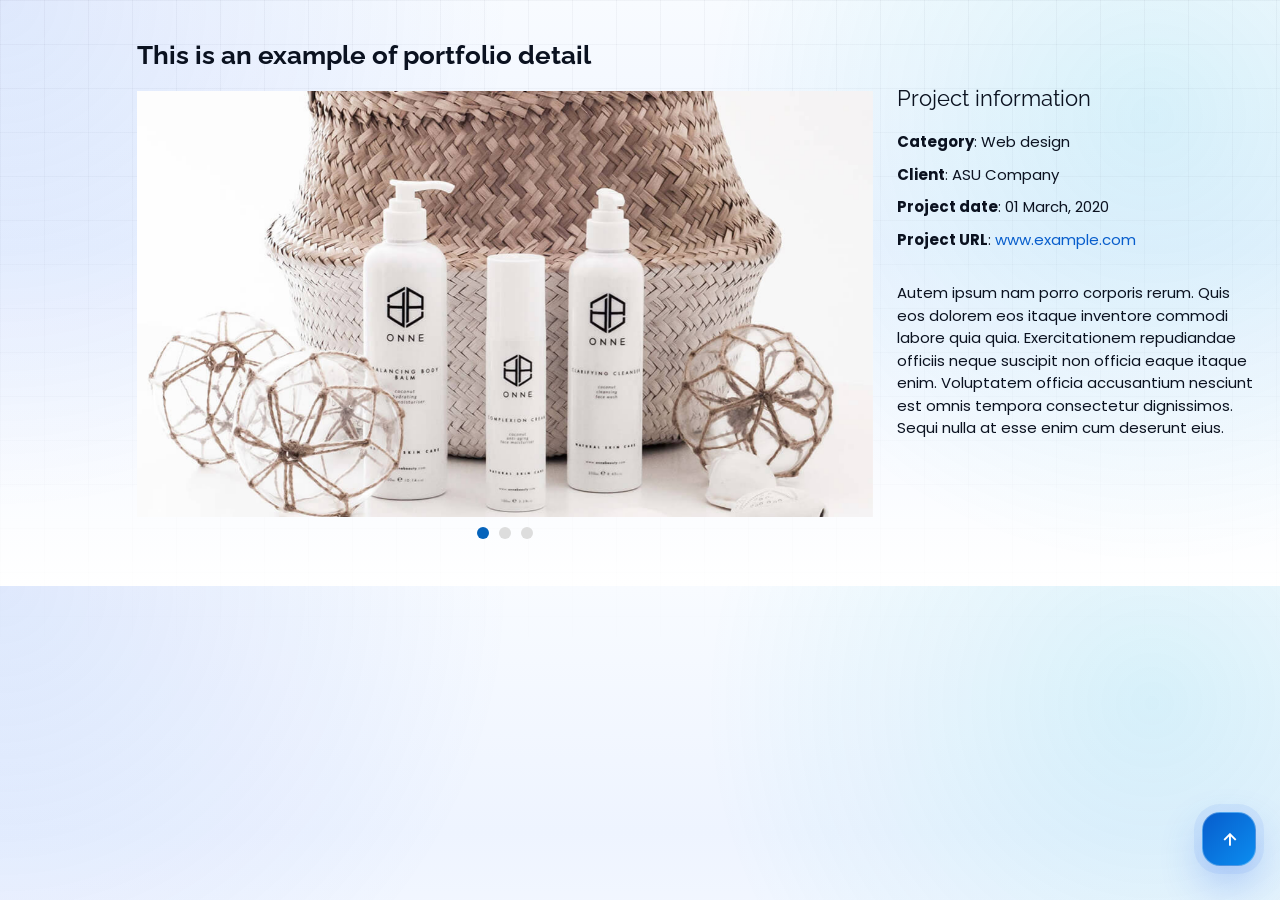
<file: portfolio-details.html>
<!DOCTYPE html>
<html lang="en">

<head>
  <meta charset="utf-8">
  <meta content="width=device-width, initial-scale=1.0" name="viewport">

  <title>Portfolio Details - Personal Bootstrap Template</title>
  <meta content="" name="description">
  <meta content="" name="keywords">

  <!-- Favicons -->
  <link href="assets/img/niteshsukalikar.jpg" rel="icon">
  <link href="assets/img/apple-touch-icon.png" rel="apple-touch-icon">

  <!-- Google Fonts -->
  <link href="https://fonts.googleapis.com/css?family=Open+Sans:300,300i,400,400i,600,600i,700,700i|Raleway:300,300i,400,400i,500,500i,600,600i,700,700i|Poppins:300,300i,400,400i,500,500i,600,600i,700,700i" rel="stylesheet">

  <!-- Vendor CSS Files -->
  <link href="assets/vendor/bootstrap/css/bootstrap.min.css" rel="stylesheet">
  <link href="assets/vendor/icofont/icofont.min.css" rel="stylesheet">
  <link href="assets/vendor/boxicons/css/boxicons.min.css" rel="stylesheet">
  <link href="assets/vendor/venobox/venobox.css" rel="stylesheet">
  <link href="assets/vendor/owl.carousel/assets/owl.carousel.min.css" rel="stylesheet">
  <link href="assets/vendor/aos/aos.css" rel="stylesheet">

  <!-- Template Main CSS File -->
  <link href="assets/css/style.css" rel="stylesheet">

  <!-- =======================================================
  * Template Name: MyResume - v3.0.0
  * Template URL: https://bootstrapmade.com/free-html-bootstrap-template-my-resume/
  * Author: BootstrapMade.com
  * License: https://bootstrapmade.com/license/
  ======================================================== -->
</head>

<body>

  <main id="main">

    <!-- ======= Portfolio Details ======= -->
    <section id="portfolio-details" class="portfolio-details">
      <div class="container" data-aos="fade-up">

        <div class="row">

          <div class="col-lg-8">
            <h2 class="portfolio-title">This is an example of portfolio detail</h2>
            <div class="owl-carousel portfolio-details-carousel">
              <img src="assets/img/portfolio/portfolio-details-1.jpg" class="img-fluid" alt="">
              <img src="assets/img/portfolio/portfolio-details-2.jpg" class="img-fluid" alt="">
              <img src="assets/img/portfolio/portfolio-details-3.jpg" class="img-fluid" alt="">
            </div>
          </div>

          <div class="col-lg-4 portfolio-info">
            <h3>Project information</h3>
            <ul>
              <li><strong>Category</strong>: Web design</li>
              <li><strong>Client</strong>: ASU Company</li>
              <li><strong>Project date</strong>: 01 March, 2020</li>
              <li><strong>Project URL</strong>: <a href="#">www.example.com</a></li>
            </ul>

            <p>
              Autem ipsum nam porro corporis rerum. Quis eos dolorem eos itaque inventore commodi labore quia quia. Exercitationem repudiandae officiis neque suscipit non officia eaque itaque enim. Voluptatem officia accusantium nesciunt est omnis tempora consectetur dignissimos. Sequi nulla at esse enim cum deserunt eius.
            </p>
          </div>

        </div>

      </div>
    </section><!-- End Portfolio Details -->

  </main><!-- End #main -->

  <a href="#" class="back-to-top"><i class="bx bx-up-arrow-alt"></i></a>
  <div id="preloader"></div>

  <!-- Vendor JS Files -->
  <script src="assets/vendor/jquery/jquery.min.js"></script>
  <script src="assets/vendor/bootstrap/js/bootstrap.bundle.min.js"></script>
  <script src="assets/vendor/jquery.easing/jquery.easing.min.js"></script>
  <script src="assets/vendor/php-email-form/validate.js"></script>
  <script src="assets/vendor/waypoints/jquery.waypoints.min.js"></script>
  <script src="assets/vendor/counterup/counterup.min.js"></script>
  <script src="assets/vendor/isotope-layout/isotope.pkgd.min.js"></script>
  <script src="assets/vendor/venobox/venobox.min.js"></script>
  <script src="assets/vendor/owl.carousel/owl.carousel.min.js"></script>
  <script src="assets/vendor/typed.js/typed.min.js"></script>
  <script src="assets/vendor/aos/aos.js"></script>

  <!-- Template Main JS File -->
  <script src="assets/js/main.js"></script>

</body>

</html>
</file>
<file: assets/vendor/venobox/venobox.css>
/* ------ venobox.css --------*/
.vbox-overlay *, .vbox-overlay *:before, .vbox-overlay *:after{
    -webkit-backface-visibility: hidden;
    -webkit-box-sizing:border-box;
    -moz-box-sizing:border-box;
    box-sizing:border-box;
}
.vbox-overlay * { 
    -webkit-backface-visibility: visible;
    backface-visibility: visible;
}
.vbox-overlay{
    display: -webkit-flex;
    display: flex;
    -webkit-flex-direction: column;
    flex-direction: column;
    -webkit-justify-content: center;
    justify-content: center;
    -webkit-align-items: center;
    align-items: center;
    position: fixed;
    left: 0;
    top: 0;
    bottom: 0;
    right: 0;
    z-index: 999999;
}

/* ----- navigation ----- */
.vbox-title{
    width: 100%;
    height: 40px;
    float: left;
    text-align: center;
    line-height: 28px;
    font-size: 12px;
    padding: 6px 50px;
    overflow: hidden;
    position: fixed;
    display: none;
    left: 0;
    z-index: 89;
}
.vbox-close{
    cursor: pointer;
    position: fixed;
    top: -1px;
    right: 0;
    width: 50px;
    height: 40px;
    padding: 6px;
    display: block;
    background-position:10px center;
    overflow: hidden;
    font-size: 24px;
    line-height: 1;
    text-align: center;
    z-index: 99;
}
.vbox-left{
    cursor: pointer;
    position: fixed;
    left: 0;
    height: 40px;
    overflow: hidden;
    line-height: 28px;
    font-size: 12px;
    z-index: 99;
    display: flex;
    align-items:center;
}
.vbox-num{
    display: inline-block;
    margin: 6px 0 6px 15px;
}
/* ----- Social share ----- */
.vbox-share{
    line-height: 28px;
    font-size: 12px;
    overflow: hidden;
    position: fixed;
    left: 0;
    z-index: 98;
    display: flex;
    align-items:center;
    justify-content: center;
    width: 100%;
    text-align: center;
}
.vbox-share svg{
    max-height: 28px;
    width: 28px;
    z-index: 10;
    margin-left: 12px;
    margin-top: 6px;
    margin-bottom: 6px;
    vertical-align: middle;
}


/* ----- navigation ARROWS ----- */
.vbox-next, .vbox-prev{
    position: fixed;
    top: 50%;
    margin-top: -15px;
    overflow: hidden;
    cursor: pointer;
    display: block;
    width: 45px;
    height: 45px;
    z-index: 99;
}
.vbox-next span, .vbox-prev span{
    position: relative;
    width: 20px;
    height: 20px;
    border: 2px solid transparent;
    border-top-color: #B6B6B6;
    border-right-color: #B6B6B6;
    text-indent: -100px;
    position: absolute;
    top: 8px;
    display: block;
}
.vbox-prev{
    left: 15px;
}
.vbox-next{
    right: 15px;
}
.vbox-prev span{
    left: 10px;
    -ms-transform: rotate(-135deg);
    -webkit-transform: rotate(-135deg);
    transform: rotate(-135deg);
}
.vbox-next span{
    -ms-transform: rotate(45deg);
    -webkit-transform: rotate(45deg);
    transform: rotate(45deg);
    right: 10px;
}
/* ------- inline window ------ */
.vbox-inline{
    width: 420px;
    height: 315px;
    height: 70vh;
    padding: 10px;
    background: #fff;
    margin: 0 auto;
    overflow: auto;
    text-align: left;
}
/* ------- Video & iFrames window ------ */
.venoframe{
    max-width: 100%;
    width: 100%;
    border: none;
    width: 100%;
    height: 260px;
    height: 70vh;
}
.venoframe.vbvid{
    height: 260px;
}
@media (min-width: 768px) {
    .venoframe, .vbox-inline{
        width: 90%;
        height: 360px;
        height: 70vh;
    }
    .venoframe.vbvid{
        width: 640px;
        height: 360px;
    }
}
@media (min-width: 992px) {
    .venoframe, .vbox-inline{
        max-width: 1200px;
        width: 80%;
        height: 540px;
        height: 70vh;
    }
    .venoframe.vbvid{
        width: 960px;
        height: 540px;
    }
}
/* 
Please do NOT edit this part! 
or at least read this note: http://i.imgur.com/7C0ws9e.gif
*/
.vbox-open{
    overflow: hidden;
}
.vbox-container{
    position: absolute;
    left: 0;
    right: 0;
    top: 0;
    bottom: 0;
    overflow-x: hidden;
    overflow-y: scroll;
    overflow-scrolling: touch;
    -webkit-overflow-scrolling: touch;
    z-index: 20;
    max-height: 100%;

}

.vbox-content{
    text-align: center;
    float: left;
    width: 100%;
    position: relative;
    overflow: hidden;
    padding: 20px 4%;
}
.vbox-container img{
    max-width: 100%;
    height: auto;
}
.vbox-figlio{
    box-shadow: 0 0 12px rgba(0,0,0,0.19), 0 6px 6px rgba(0,0,0,0.23);
    max-width: 100%;
    text-align: initial;
}
img.vbox-figlio{
    -webkit-user-select: none;
-khtml-user-select: none;
-moz-user-select: none;
-o-user-select: none;
user-select: none;
}
.vbox-content.swipe-left{
    margin-left: -200px !important;
}
.vbox-content.swipe-right{
    margin-left: 200px !important;
}
.vbox-animated{
    webkit-transition: margin 300ms ease-out;
    transition: margin 300ms ease-out;
}

/* ---------- preloader ----------
 * SPINKIT 
 * http://tobiasahlin.com/spinkit/
-------------------------------- */
.sk-double-bounce,.sk-rotating-plane{width:40px;height:40px;margin:40px auto}.sk-rotating-plane{background-color:#333;-webkit-animation:sk-rotatePlane 1.2s infinite ease-in-out;animation:sk-rotatePlane 1.2s infinite ease-in-out}@-webkit-keyframes sk-rotatePlane{0%{-webkit-transform:perspective(120px) rotateX(0) rotateY(0);transform:perspective(120px) rotateX(0) rotateY(0)}50%{-webkit-transform:perspective(120px) rotateX(-180.1deg) rotateY(0);transform:perspective(120px) rotateX(-180.1deg) rotateY(0)}100%{-webkit-transform:perspective(120px) rotateX(-180deg) rotateY(-179.9deg);transform:perspective(120px) rotateX(-180deg) rotateY(-179.9deg)}}@keyframes sk-rotatePlane{0%{-webkit-transform:perspective(120px) rotateX(0) rotateY(0);transform:perspective(120px) rotateX(0) rotateY(0)}50%{-webkit-transform:perspective(120px) rotateX(-180.1deg) rotateY(0);transform:perspective(120px) rotateX(-180.1deg) rotateY(0)}100%{-webkit-transform:perspective(120px) rotateX(-180deg) rotateY(-179.9deg);transform:perspective(120px) rotateX(-180deg) rotateY(-179.9deg)}}.sk-double-bounce{position:relative}.sk-double-bounce .sk-child{width:100%;height:100%;border-radius:50%;background-color:#333;opacity:.6;position:absolute;top:0;left:0;-webkit-animation:sk-doubleBounce 2s infinite ease-in-out;animation:sk-doubleBounce 2s infinite ease-in-out}.sk-chasing-dots .sk-child,.sk-spinner-pulse,.sk-three-bounce .sk-child{background-color:#333;border-radius:100%}.sk-double-bounce .sk-double-bounce2{-webkit-animation-delay:-1s;animation-delay:-1s}@-webkit-keyframes sk-doubleBounce{0%,100%{-webkit-transform:scale(0);transform:scale(0)}50%{-webkit-transform:scale(1);transform:scale(1)}}@keyframes sk-doubleBounce{0%,100%{-webkit-transform:scale(0);transform:scale(0)}50%{-webkit-transform:scale(1);transform:scale(1)}}.sk-wave{margin:40px auto;width:50px;height:40px;text-align:center;font-size:10px}.sk-wave .sk-rect{background-color:#333;height:100%;width:6px;display:inline-block;-webkit-animation:sk-waveStretchDelay 1.2s infinite ease-in-out;animation:sk-waveStretchDelay 1.2s infinite ease-in-out}.sk-wave .sk-rect1{-webkit-animation-delay:-1.2s;animation-delay:-1.2s}.sk-wave .sk-rect2{-webkit-animation-delay:-1.1s;animation-delay:-1.1s}.sk-wave .sk-rect3{-webkit-animation-delay:-1s;animation-delay:-1s}.sk-wave .sk-rect4{-webkit-animation-delay:-.9s;animation-delay:-.9s}.sk-wave .sk-rect5{-webkit-animation-delay:-.8s;animation-delay:-.8s}@-webkit-keyframes sk-waveStretchDelay{0%,100%,40%{-webkit-transform:scaleY(.4);transform:scaleY(.4)}20%{-webkit-transform:scaleY(1);transform:scaleY(1)}}@keyframes sk-waveStretchDelay{0%,100%,40%{-webkit-transform:scaleY(.4);transform:scaleY(.4)}20%{-webkit-transform:scaleY(1);transform:scaleY(1)}}.sk-wandering-cubes{margin:40px auto;width:40px;height:40px;position:relative}.sk-wandering-cubes .sk-cube{background-color:#333;width:10px;height:10px;position:absolute;top:0;left:0;-webkit-animation:sk-wanderingCube 1.8s ease-in-out -1.8s infinite both;animation:sk-wanderingCube 1.8s ease-in-out -1.8s infinite both}.sk-chasing-dots,.sk-spinner-pulse{width:40px;height:40px;margin:40px auto}.sk-wandering-cubes .sk-cube2{-webkit-animation-delay:-.9s;animation-delay:-.9s}@-webkit-keyframes sk-wanderingCube{0%{-webkit-transform:rotate(0);transform:rotate(0)}25%{-webkit-transform:translateX(30px) rotate(-90deg) scale(.5);transform:translateX(30px) rotate(-90deg) scale(.5)}50%{-webkit-transform:translateX(30px) translateY(30px) rotate(-179deg);transform:translateX(30px) translateY(30px) rotate(-179deg)}50.1%{-webkit-transform:translateX(30px) translateY(30px) rotate(-180deg);transform:translateX(30px) translateY(30px) rotate(-180deg)}75%{-webkit-transform:translateX(0) translateY(30px) rotate(-270deg) scale(.5);transform:translateX(0) translateY(30px) rotate(-270deg) scale(.5)}100%{-webkit-transform:rotate(-360deg);transform:rotate(-360deg)}}@keyframes sk-wanderingCube{0%{-webkit-transform:rotate(0);transform:rotate(0)}25%{-webkit-transform:translateX(30px) rotate(-90deg) scale(.5);transform:translateX(30px) rotate(-90deg) scale(.5)}50%{-webkit-transform:translateX(30px) translateY(30px) rotate(-179deg);transform:translateX(30px) translateY(30px) rotate(-179deg)}50.1%{-webkit-transform:translateX(30px) translateY(30px) rotate(-180deg);transform:translateX(30px) translateY(30px) rotate(-180deg)}75%{-webkit-transform:translateX(0) translateY(30px) rotate(-270deg) scale(.5);transform:translateX(0) translateY(30px) rotate(-270deg) scale(.5)}100%{-webkit-transform:rotate(-360deg);transform:rotate(-360deg)}}.sk-spinner-pulse{-webkit-animation:sk-pulseScaleOut 1s infinite ease-in-out;animation:sk-pulseScaleOut 1s infinite ease-in-out}@-webkit-keyframes sk-pulseScaleOut{0%{-webkit-transform:scale(0);transform:scale(0)}100%{-webkit-transform:scale(1);transform:scale(1);opacity:0}}@keyframes sk-pulseScaleOut{0%{-webkit-transform:scale(0);transform:scale(0)}100%{-webkit-transform:scale(1);transform:scale(1);opacity:0}}.sk-chasing-dots{position:relative;text-align:center;-webkit-animation:sk-chasingDotsRotate 2s infinite linear;animation:sk-chasingDotsRotate 2s infinite linear}.sk-chasing-dots .sk-child{width:60%;height:60%;display:inline-block;position:absolute;top:0;-webkit-animation:sk-chasingDotsBounce 2s infinite ease-in-out;animation:sk-chasingDotsBounce 2s infinite ease-in-out}.sk-chasing-dots .sk-dot2{top:auto;bottom:0;-webkit-animation-delay:-1s;animation-delay:-1s}@-webkit-keyframes sk-chasingDotsRotate{100%{-webkit-transform:rotate(360deg);transform:rotate(360deg)}}@keyframes sk-chasingDotsRotate{100%{-webkit-transform:rotate(360deg);transform:rotate(360deg)}}@-webkit-keyframes sk-chasingDotsBounce{0%,100%{-webkit-transform:scale(0);transform:scale(0)}50%{-webkit-transform:scale(1);transform:scale(1)}}@keyframes sk-chasingDotsBounce{0%,100%{-webkit-transform:scale(0);transform:scale(0)}50%{-webkit-transform:scale(1);transform:scale(1)}}.sk-three-bounce{margin:40px auto;width:80px;text-align:center}.sk-three-bounce .sk-child{width:20px;height:20px;display:inline-block;-webkit-animation:sk-three-bounce 1.4s ease-in-out 0s infinite both;animation:sk-three-bounce 1.4s ease-in-out 0s infinite both}.sk-circle .sk-child:before,.sk-fading-circle .sk-circle:before{display:block;border-radius:100%;content:'';background-color:#333}.sk-three-bounce .sk-bounce1{-webkit-animation-delay:-.32s;animation-delay:-.32s}.sk-three-bounce .sk-bounce2{-webkit-animation-delay:-.16s;animation-delay:-.16s}@-webkit-keyframes sk-three-bounce{0%,100%,80%{-webkit-transform:scale(0);transform:scale(0)}40%{-webkit-transform:scale(1);transform:scale(1)}}@keyframes sk-three-bounce{0%,100%,80%{-webkit-transform:scale(0);transform:scale(0)}40%{-webkit-transform:scale(1);transform:scale(1)}}.sk-circle{margin:40px auto;width:40px;height:40px;position:relative}.sk-circle .sk-child{width:100%;height:100%;position:absolute;left:0;top:0}.sk-circle .sk-child:before{margin:0 auto;width:15%;height:15%;-webkit-animation:sk-circleBounceDelay 1.2s infinite ease-in-out both;animation:sk-circleBounceDelay 1.2s infinite ease-in-out both}.sk-circle .sk-circle2{-webkit-transform:rotate(30deg);-ms-transform:rotate(30deg);transform:rotate(30deg)}.sk-circle .sk-circle3{-webkit-transform:rotate(60deg);-ms-transform:rotate(60deg);transform:rotate(60deg)}.sk-circle .sk-circle4{-webkit-transform:rotate(90deg);-ms-transform:rotate(90deg);transform:rotate(90deg)}.sk-circle .sk-circle5{-webkit-transform:rotate(120deg);-ms-transform:rotate(120deg);transform:rotate(120deg)}.sk-circle .sk-circle6{-webkit-transform:rotate(150deg);-ms-transform:rotate(150deg);transform:rotate(150deg)}.sk-circle .sk-circle7{-webkit-transform:rotate(180deg);-ms-transform:rotate(180deg);transform:rotate(180deg)}.sk-circle .sk-circle8{-webkit-transform:rotate(210deg);-ms-transform:rotate(210deg);transform:rotate(210deg)}.sk-circle .sk-circle9{-webkit-transform:rotate(240deg);-ms-transform:rotate(240deg);transform:rotate(240deg)}.sk-circle .sk-circle10{-webkit-transform:rotate(270deg);-ms-transform:rotate(270deg);transform:rotate(270deg)}.sk-circle .sk-circle11{-webkit-transform:rotate(300deg);-ms-transform:rotate(300deg);transform:rotate(300deg)}.sk-circle .sk-circle12{-webkit-transform:rotate(330deg);-ms-transform:rotate(330deg);transform:rotate(330deg)}.sk-circle .sk-circle2:before{-webkit-animation-delay:-1.1s;animation-delay:-1.1s}.sk-circle .sk-circle3:before{-webkit-animation-delay:-1s;animation-delay:-1s}.sk-circle .sk-circle4:before{-webkit-animation-delay:-.9s;animation-delay:-.9s}.sk-circle .sk-circle5:before{-webkit-animation-delay:-.8s;animation-delay:-.8s}.sk-circle .sk-circle6:before{-webkit-animation-delay:-.7s;animation-delay:-.7s}.sk-circle .sk-circle7:before{-webkit-animation-delay:-.6s;animation-delay:-.6s}.sk-circle .sk-circle8:before{-webkit-animation-delay:-.5s;animation-delay:-.5s}.sk-circle .sk-circle9:before{-webkit-animation-delay:-.4s;animation-delay:-.4s}.sk-circle .sk-circle10:before{-webkit-animation-delay:-.3s;animation-delay:-.3s}.sk-circle .sk-circle11:before{-webkit-animation-delay:-.2s;animation-delay:-.2s}.sk-circle .sk-circle12:before{-webkit-animation-delay:-.1s;animation-delay:-.1s}@-webkit-keyframes sk-circleBounceDelay{0%,100%,80%{-webkit-transform:scale(0);transform:scale(0)}40%{-webkit-transform:scale(1);transform:scale(1)}}@keyframes sk-circleBounceDelay{0%,100%,80%{-webkit-transform:scale(0);transform:scale(0)}40%{-webkit-transform:scale(1);transform:scale(1)}}.sk-cube-grid{width:40px;height:40px;margin:40px auto}.sk-cube-grid .sk-cube{width:33.33%;height:33.33%;background-color:#333;float:left;-webkit-animation:sk-cubeGridScaleDelay 1.3s infinite ease-in-out;animation:sk-cubeGridScaleDelay 1.3s infinite ease-in-out}.sk-cube-grid .sk-cube1{-webkit-animation-delay:.2s;animation-delay:.2s}.sk-cube-grid .sk-cube2{-webkit-animation-delay:.3s;animation-delay:.3s}.sk-cube-grid .sk-cube3{-webkit-animation-delay:.4s;animation-delay:.4s}.sk-cube-grid .sk-cube4{-webkit-animation-delay:.1s;animation-delay:.1s}.sk-cube-grid .sk-cube5{-webkit-animation-delay:.2s;animation-delay:.2s}.sk-cube-grid .sk-cube6{-webkit-animation-delay:.3s;animation-delay:.3s}.sk-cube-grid .sk-cube7{-webkit-animation-delay:0ms;animation-delay:0ms}.sk-cube-grid .sk-cube8{-webkit-animation-delay:.1s;animation-delay:.1s}.sk-cube-grid .sk-cube9{-webkit-animation-delay:.2s;animation-delay:.2s}@-webkit-keyframes sk-cubeGridScaleDelay{0%,100%,70%{-webkit-transform:scale3D(1,1,1);transform:scale3D(1,1,1)}35%{-webkit-transform:scale3D(0,0,1);transform:scale3D(0,0,1)}}@keyframes sk-cubeGridScaleDelay{0%,100%,70%{-webkit-transform:scale3D(1,1,1);transform:scale3D(1,1,1)}35%{-webkit-transform:scale3D(0,0,1);transform:scale3D(0,0,1)}}.sk-fading-circle{margin:40px auto;width:40px;height:40px;position:relative}.sk-fading-circle .sk-circle{width:100%;height:100%;position:absolute;left:0;top:0}.sk-fading-circle .sk-circle:before{margin:0 auto;width:15%;height:15%;-webkit-animation:sk-circleFadeDelay 1.2s infinite ease-in-out both;animation:sk-circleFadeDelay 1.2s infinite ease-in-out both}.sk-fading-circle .sk-circle2{-webkit-transform:rotate(30deg);-ms-transform:rotate(30deg);transform:rotate(30deg)}.sk-fading-circle .sk-circle3{-webkit-transform:rotate(60deg);-ms-transform:rotate(60deg);transform:rotate(60deg)}.sk-fading-circle .sk-circle4{-webkit-transform:rotate(90deg);-ms-transform:rotate(90deg);transform:rotate(90deg)}.sk-fading-circle .sk-circle5{-webkit-transform:rotate(120deg);-ms-transform:rotate(120deg);transform:rotate(120deg)}.sk-fading-circle .sk-circle6{-webkit-transform:rotate(150deg);-ms-transform:rotate(150deg);transform:rotate(150deg)}.sk-fading-circle .sk-circle7{-webkit-transform:rotate(180deg);-ms-transform:rotate(180deg);transform:rotate(180deg)}.sk-fading-circle .sk-circle8{-webkit-transform:rotate(210deg);-ms-transform:rotate(210deg);transform:rotate(210deg)}.sk-fading-circle .sk-circle9{-webkit-transform:rotate(240deg);-ms-transform:rotate(240deg);transform:rotate(240deg)}.sk-fading-circle .sk-circle10{-webkit-transform:rotate(270deg);-ms-transform:rotate(270deg);transform:rotate(270deg)}.sk-fading-circle .sk-circle11{-webkit-transform:rotate(300deg);-ms-transform:rotate(300deg);transform:rotate(300deg)}.sk-fading-circle .sk-circle12{-webkit-transform:rotate(330deg);-ms-transform:rotate(330deg);transform:rotate(330deg)}.sk-fading-circle .sk-circle2:before{-webkit-animation-delay:-1.1s;animation-delay:-1.1s}.sk-fading-circle .sk-circle3:before{-webkit-animation-delay:-1s;animation-delay:-1s}.sk-fading-circle .sk-circle4:before{-webkit-animation-delay:-.9s;animation-delay:-.9s}.sk-fading-circle .sk-circle5:before{-webkit-animation-delay:-.8s;animation-delay:-.8s}.sk-fading-circle .sk-circle6:before{-webkit-animation-delay:-.7s;animation-delay:-.7s}.sk-fading-circle .sk-circle7:before{-webkit-animation-delay:-.6s;animation-delay:-.6s}.sk-fading-circle .sk-circle8:before{-webkit-animation-delay:-.5s;animation-delay:-.5s}.sk-fading-circle .sk-circle9:before{-webkit-animation-delay:-.4s;animation-delay:-.4s}.sk-fading-circle .sk-circle10:before{-webkit-animation-delay:-.3s;animation-delay:-.3s}.sk-fading-circle .sk-circle11:before{-webkit-animation-delay:-.2s;animation-delay:-.2s}.sk-fading-circle .sk-circle12:before{-webkit-animation-delay:-.1s;animation-delay:-.1s}@-webkit-keyframes sk-circleFadeDelay{0%,100%,39%{opacity:0}40%{opacity:1}}@keyframes sk-circleFadeDelay{0%,100%,39%{opacity:0}40%{opacity:1}}.sk-folding-cube{margin:40px auto;width:40px;height:40px;position:relative;-webkit-transform:rotateZ(45deg);transform:rotateZ(45deg)}.sk-folding-cube .sk-cube{float:left;width:50%;height:50%;position:relative;-webkit-transform:scale(1.1);-ms-transform:scale(1.1);transform:scale(1.1)}.sk-folding-cube .sk-cube:before{content:'';position:absolute;top:0;left:0;width:100%;height:100%;background-color:#333;-webkit-animation:sk-foldCubeAngle 2.4s infinite linear both;animation:sk-foldCubeAngle 2.4s infinite linear both;-webkit-transform-origin:100% 100%;-ms-transform-origin:100% 100%;transform-origin:100% 100%}.sk-folding-cube .sk-cube2{-webkit-transform:scale(1.1) rotateZ(90deg);transform:scale(1.1) rotateZ(90deg)}.sk-folding-cube .sk-cube3{-webkit-transform:scale(1.1) rotateZ(180deg);transform:scale(1.1) rotateZ(180deg)}.sk-folding-cube .sk-cube4{-webkit-transform:scale(1.1) rotateZ(270deg);transform:scale(1.1) rotateZ(270deg)}.sk-folding-cube .sk-cube2:before{-webkit-animation-delay:.3s;animation-delay:.3s}.sk-folding-cube .sk-cube3:before{-webkit-animation-delay:.6s;animation-delay:.6s}.sk-folding-cube .sk-cube4:before{-webkit-animation-delay:.9s;animation-delay:.9s}@-webkit-keyframes sk-foldCubeAngle{0%,10%{-webkit-transform:perspective(140px) rotateX(-180deg);transform:perspective(140px) rotateX(-180deg);opacity:0}25%,75%{-webkit-transform:perspective(140px) rotateX(0);transform:perspective(140px) rotateX(0);opacity:1}100%,90%{-webkit-transform:perspective(140px) rotateY(180deg);transform:perspective(140px) rotateY(180deg);opacity:0}}@keyframes sk-foldCubeAngle{0%,10%{-webkit-transform:perspective(140px) rotateX(-180deg);transform:perspective(140px) rotateX(-180deg);opacity:0}25%,75%{-webkit-transform:perspective(140px) rotateX(0);transform:perspective(140px) rotateX(0);opacity:1}100%,90%{-webkit-transform:perspective(140px) rotateY(180deg);transform:perspective(140px) rotateY(180deg);opacity:0}}
</file>
<file: assets/css/style.css>
/**
* Template Name: MyResume - v3.0.0
* Template URL: https://bootstrapmade.com/free-html-bootstrap-template-my-resume/
* Author: BootstrapMade.com
* License: https://bootstrapmade.com/license/
*/

/*--------------------------------------------------------------
# General
--------------------------------------------------------------*/
body {
  font-family: "Open Sans", sans-serif;
  color: #272829;
}

a {
  color: #0563bb;
  text-decoration: none;
}

a:hover {
  color: #067ded;
  text-decoration: none;
}

h1,
h2,
h3,
h4,
h5,
h6 {
  font-family: "Raleway", sans-serif;
}

@media (prefers-reduced-motion: no-preference) {
  :root {
    scroll-behavior: auto;
  }
}

/*--------------------------------------------------------------
# Back to top button
--------------------------------------------------------------*/
.back-to-top {
  position: fixed;
  display: none;
  width: 40px;
  height: 40px;
  border-radius: 50px;
  right: 15px;
  bottom: 15px;
  background: #0563bb;
  color: #fff;
  transition: display 0.5s ease-in-out;
  z-index: 99999;
}

.back-to-top i {
  font-size: 24px;
  position: absolute;
  top: 7px;
  left: 8px;
}

.back-to-top:hover {
  color: #fff;
  background: #0678e3;
  transition: background 0.2s ease-in-out;
}

/*--------------------------------------------------------------
# Preloader
--------------------------------------------------------------*/
#preloader {
  position: fixed;
  top: 0;
  left: 0;
  right: 0;
  bottom: 0;
  z-index: 9999;
  overflow: hidden;
  background: #fff;
}

#preloader:before {
  content: "";
  position: fixed;
  top: calc(50% - 30px);
  left: calc(50% - 30px);
  border: 6px solid #0563bb;
  border-top-color: #fff;
  border-bottom-color: #fff;
  border-radius: 50%;
  width: 60px;
  height: 60px;
  -webkit-animation: animate-preloader 1s linear infinite;
  animation: animate-preloader 1s linear infinite;
}

@-webkit-keyframes animate-preloader {
  0% {
    transform: rotate(0deg);
  }
  100% {
    transform: rotate(360deg);
  }
}

@keyframes animate-preloader {
  0% {
    transform: rotate(0deg);
  }
  100% {
    transform: rotate(360deg);
  }
}

/*--------------------------------------------------------------
# Disable aos animation delay on mobile devices
--------------------------------------------------------------*/
@media screen and (max-width: 768px) {
  [data-aos-delay] {
    transition-delay: 0 !important;
  }
}

/*--------------------------------------------------------------
# Header
--------------------------------------------------------------*/
#header {
  position: fixed;
  top: 0;
  left: 0;
  bottom: 0;
  z-index: 9997;
  transition: all 0.5s;
  padding: 15px;
  overflow-y: auto;
}

@media (max-width: 992px) {
  #header {
    width: 300px;
    background: #fff;
    border-right: 1px solid #e6e9ec;
    left: -300px;
  }
}

@media (min-width: 992px) {
  #main {
    margin-left: 100px;
  }
}

/*--------------------------------------------------------------
# Navigation Menu
--------------------------------------------------------------*/
/* Desktop Navigation */
.nav-menu * {
  margin: 0;
  padding: 0;
  list-style: none;
}

.nav-menu > ul > li {
  position: relative;
  white-space: nowrap;
}

.nav-menu a {
  display: flex;
  align-items: center;
  color: #45505b;
  padding: 10px 18px;
  margin-bottom: 8px;
  transition: 0.3s;
  font-size: 15px;
  border-radius: 50px;
  background: #f2f3f5;
  height: 56px;
  width: 100%;
  overflow: hidden;
  transition: 0.3s;
}

.nav-menu a i {
  font-size: 20px;
}

.nav-menu a span {
  padding: 0 5px 0 7px;
  color: #45505b;
}

@media (min-width: 992px) {
  .nav-menu a {
    width: 56px;
  }
  .nav-menu a span {
    display: none;
    color: #fff;
  }
}

.nav-menu a:hover,
.nav-menu .active > a,
.nav-menu li:hover > a {
  color: #fff;
  background: #0563bb;
}

.nav-menu a:hover span,
.nav-menu .active > a span,
.nav-menu li:hover > a span {
  color: #fff;
}

.nav-menu a:hover,
.nav-menu li:hover > a {
  width: 100%;
  color: #fff;
}

.nav-menu a:hover span,
.nav-menu li:hover > a span {
  display: block;
}

/* Mobile Navigation */
.mobile-nav-toggle {
  position: fixed;
  right: 15px;
  top: 15px;
  z-index: 9998;
  border: 0;
  background: none;
  font-size: 24px;
  transition: all 0.4s;
  outline: none !important;
  line-height: 1;
  cursor: pointer;
  text-align: right;
}

.mobile-nav-toggle i {
  color: #45505b;
}

.mobile-nav-active {
  overflow: hidden;
}

.mobile-nav-active #header {
  left: 0;
}

.mobile-nav-active .mobile-nav-toggle i {
  color: #0563bb;
}

/*--------------------------------------------------------------
# Hero Section
--------------------------------------------------------------*/
#hero {
  width: 100%;
  height: 100vh;
  background: #08111f;
  position: relative;
}

@media (min-width: 992px) {
  #hero {
    padding-left: 160px;
  }
}

#hero:before {
  content: "";
  background: rgba(255, 255, 255, 0.8);
  position: absolute;
  bottom: 0;
  top: 0;
  left: 0;
  right: 0;
}

#hero h1 {
  margin: 0;
  font-size: 64px;
  font-weight: 700;
  line-height: 56px;
  color: #45505b;
}

#hero p {
  color: #45505b;
  margin: 15px 0 0 0;
  font-size: 26px;
  font-family: "Poppins", sans-serif;
}

#hero p span {
  color: #0563bb;
  letter-spacing: 1px;
}

#hero .social-links {
  margin-top: 30px;
}

#hero .social-links a {
  font-size: 24px;
  display: inline-block;
  color: #45505b;
  line-height: 1;
  margin-right: 20px;
  transition: 0.3s;
}

#hero .social-links a:hover {
  color: #0563bb;
}

@media (max-width: 992px) {
  #hero {
    text-align: center;
    background-position: center top;
  }
  #hero h1 {
    font-size: 32px;
    line-height: 36px;
  }
  #hero p {
    margin-top: 10px;
    font-size: 20px;
    line-height: 24px;
  }
}

/*--------------------------------------------------------------
# Sections General
--------------------------------------------------------------*/
section {
  padding: 60px 0;
  overflow: hidden;
}

.section-title {
  text-align: center;
  padding-bottom: 30px;
}

.section-title h2 {
  font-size: 32px;
  font-weight: bold;
  text-transform: uppercase;
  margin-bottom: 20px;
  padding-bottom: 20px;
  position: relative;
  color: #45505b;
}

.section-title h2::before {
  content: "";
  position: absolute;
  display: block;
  width: 120px;
  height: 1px;
  background: #ddd;
  bottom: 1px;
  left: calc(50% - 60px);
}

.section-title h2::after {
  content: "";
  position: absolute;
  display: block;
  width: 40px;
  height: 3px;
  background: #0563bb;
  bottom: 0;
  left: calc(50% - 20px);
}

.section-title p {
  margin-bottom: 0;
}

/*--------------------------------------------------------------
# About
--------------------------------------------------------------*/
.about .content h3 {
  font-weight: 700;
  font-size: 26px;
  color: #728394;
}

.about .content ul {
  list-style: none;
  padding: 0;
}

.about .content ul li {
  padding-bottom: 10px;
}

.about .content ul i {
  font-size: 20px;
  padding-right: 2px;
  color: #0563bb;
}

.about .content p:last-child {
  margin-bottom: 0;
}

/*--------------------------------------------------------------
# Facts
--------------------------------------------------------------*/
.facts .count-box {
  padding: 30px 30px 25px 30px;
  margin-top: 30px;
  width: 100%;
  position: relative;
  text-align: center;
  background: #fff;
}

.facts .count-box i {
  position: absolute;
  top: -25px;
  left: 50%;
  transform: translateX(-50%);
  font-size: 24px;
  background: #0563bb;
  padding: 12px;
  color: #fff;
  border-radius: 50px;
}

.facts .count-box span {
  font-size: 36px;
  display: block;
  font-weight: 600;
  color: #011426;
}

.facts .count-box p {
  padding: 0;
  margin: 0;
  font-family: "Raleway", sans-serif;
  font-size: 14px;
}

/*--------------------------------------------------------------
# Akills
--------------------------------------------------------------*/
.skills .progress {
  height: 50px;
  display: block;
  background: none;
}

.skills .progress .skill {
  padding: 10px 0;
  margin: 0 0 6px 0;
  text-transform: uppercase;
  display: block;
  font-weight: 600;
  font-family: "Poppins", sans-serif;
  color: #45505b;
}

.skills .progress .skill .val {
  float: right;
  font-style: normal;
}

.skills .progress-bar-wrap {
  background: #f2f3f5;
}

.skills .progress-bar {
  width: 1px;
  height: 10px;
  transition: 0.9s;
  background-color: #0563bb;
}

.skills-title p {
  max-width: 760px;
  margin: 0 auto;
}

.skills-grid {
  display: grid;
  grid-template-columns: repeat(3, minmax(0, 1fr));
  gap: 18px;
}

.skill-cluster {
  position: relative;
  min-height: 260px;
  padding: 26px;
  overflow: hidden;
  border: 1px solid rgba(37, 99, 235, 0.12);
  border-radius: 18px;
  background:
    radial-gradient(circle at 92% 10%, rgba(37, 99, 235, 0.13), transparent 86px),
    linear-gradient(145deg, rgba(255, 255, 255, 0.96), rgba(247, 251, 255, 0.88));
  box-shadow: 0 24px 58px rgba(15, 23, 42, 0.08);
}

.skill-cluster i {
  width: 48px;
  height: 48px;
  margin-bottom: 24px;
  border-radius: 16px;
  display: inline-flex;
  align-items: center;
  justify-content: center;
  color: #075dcc;
  background: rgba(37, 99, 235, 0.1);
  font-size: 24px;
}

.skill-cluster h3 {
  margin: 0 0 12px;
  color: #0b1220;
  font-size: 19px;
  font-weight: 800;
}

.skill-cluster p {
  min-height: 76px;
  margin: 0 0 18px;
  color: #42526b;
  font-size: 14px;
  line-height: 1.65;
}

.skill-cluster span {
  display: block;
  padding-top: 16px;
  border-top: 1px solid rgba(37, 99, 235, 0.12);
  color: #075dcc;
  font-size: 12px;
  font-weight: 800;
  letter-spacing: 0.04em;
  line-height: 1.5;
  text-transform: uppercase;
}

.ats-keyword-strip {
  display: flex;
  flex-wrap: wrap;
  justify-content: center;
  gap: 10px;
  margin-top: 30px;
  padding: 20px;
  border: 1px solid rgba(37, 99, 235, 0.1);
  border-radius: 8px;
  background:
    radial-gradient(circle at 50% 0%, rgba(37, 99, 235, 0.08), transparent 16rem),
    rgba(255, 255, 255, 0.74);
  box-shadow: 0 18px 54px rgba(15, 23, 42, 0.06);
}

.ats-keyword-strip span {
  display: inline-flex;
  align-items: center;
  min-height: 34px;
  padding: 0 12px;
  border: 1px solid rgba(37, 99, 235, 0.14);
  border-radius: 999px;
  color: #1e3a8a;
  background: rgba(219, 234, 254, 0.66);
  font-size: 12px;
  font-weight: 800;
  letter-spacing: 0.02em;
}

@media (max-width: 992px) {
  .skills-grid {
    grid-template-columns: repeat(2, minmax(0, 1fr));
  }
}

@media (max-width: 576px) {
  .skills-grid {
    grid-template-columns: 1fr;
  }

  .skill-cluster {
    min-height: auto;
    padding: 22px;
  }

  .skill-cluster p {
    min-height: auto;
  }

  .ats-keyword-strip {
    flex-wrap: nowrap;
    justify-content: flex-start;
    overflow-x: auto;
    padding: 16px;
    scrollbar-width: thin;
  }

  .ats-keyword-strip span {
    flex: 0 0 auto;
  }
}

/*--------------------------------------------------------------
# Resume
--------------------------------------------------------------*/
.resume .resume-title {
  font-size: 26px;
  font-weight: 700;
  margin-top: 20px;
  margin-bottom: 20px;
  color: #45505b;
}

.resume .resume-item {
  padding: 0 0 20px 20px;
  margin-top: -2px;
  border-left: 2px solid #0563bb;
  position: relative;
}

.resume .resume-item h4 {
  line-height: 18px;
  font-size: 18px;
  font-weight: 600;
  text-transform: uppercase;
  font-family: "Poppins", sans-serif;
  color: #0563bb;
  margin-bottom: 10px;
}

.resume .resume-item h5 {
  font-size: 16px;
  background: #f7f8f9;
  padding: 5px 15px;
  display: inline-block;
  font-weight: 600;
  margin-bottom: 10px;
}

.resume .resume-item ul {
  padding-left: 20px;
}

.resume .resume-item ul li {
  padding-bottom: 10px;
}

.resume .resume-item:last-child {
  padding-bottom: 0;
}

.resume .resume-item::before {
  content: "";
  position: absolute;
  width: 16px;
  height: 16px;
  border-radius: 50px;
  left: -9px;
  top: 0;
  background: #fff;
  border: 2px solid #0563bb;
}

/*--------------------------------------------------------------
# Portfolio
--------------------------------------------------------------*/
.portfolio .portfolio-item {
  margin-bottom: 30px;
}

.portfolio #portfolio-flters {
  padding: 0;
  margin: 0 auto 25px auto;
  list-style: none;
  text-align: center;
  background: #fff;
  border-radius: 50px;
  padding: 2px 15px;
}

.portfolio #portfolio-flters li {
  cursor: pointer;
  display: inline-block;
  padding: 10px 15px;
  font-size: 14px;
  font-weight: 600;
  line-height: 1;
  text-transform: uppercase;
  color: #272829;
  margin-bottom: 5px;
  transition: all 0.3s ease-in-out;
}

.portfolio #portfolio-flters li:hover,
.portfolio #portfolio-flters li.filter-active {
  color: #0563bb;
}

.portfolio #portfolio-flters li:last-child {
  margin-right: 0;
}

.portfolio .portfolio-wrap {
  transition: 0.3s;
  position: relative;
  overflow: hidden;
  z-index: 1;
  background: rgba(69, 80, 91, 0.8);
}

.portfolio .portfolio-wrap::before {
  content: "";
  background: rgba(255, 255, 255, 0.7);
  position: absolute;
  left: 30px;
  right: 30px;
  top: 30px;
  bottom: 30px;
  transition: all ease-in-out 0.3s;
  z-index: 2;
  opacity: 0;
}

.portfolio .portfolio-wrap .portfolio-info {
  opacity: 0;
  position: absolute;
  top: 0;
  left: 0;
  right: 0;
  bottom: 0;
  text-align: center;
  z-index: 3;
  transition: all ease-in-out 0.3s;
  display: flex;
  flex-direction: column;
  justify-content: center;
  align-items: center;
}

.portfolio .portfolio-wrap .portfolio-info::before {
  display: block;
  content: "";
  width: 48px;
  height: 48px;
  position: absolute;
  top: 35px;
  left: 35px;
  border-top: 3px solid #d7dce1;
  border-left: 3px solid #d7dce1;
  transition: all 0.5s ease 0s;
  z-index: 9994;
}

.portfolio .portfolio-wrap .portfolio-info::after {
  display: block;
  content: "";
  width: 48px;
  height: 48px;
  position: absolute;
  bottom: 35px;
  right: 35px;
  border-bottom: 3px solid #d7dce1;
  border-right: 3px solid #d7dce1;
  transition: all 0.5s ease 0s;
  z-index: 9994;
}

.portfolio .portfolio-wrap .portfolio-info h4 {
  font-size: 20px;
  color: #45505b;
  font-weight: 600;
}

.portfolio .portfolio-wrap .portfolio-info p {
  color: #45505b;
  font-size: 14px;
  text-transform: uppercase;
  padding: 0;
  margin: 0;
}

.portfolio .portfolio-wrap .portfolio-links {
  text-align: center;
  z-index: 4;
}

.portfolio .portfolio-wrap .portfolio-links a {
  color: #45505b;
  margin: 0 2px;
  font-size: 28px;
  display: inline-block;
  transition: 0.3s;
}

.portfolio .portfolio-wrap .portfolio-links a:hover {
  color: #148af9;
}

.portfolio .portfolio-wrap:hover::before {
  top: 0;
  left: 0;
  right: 0;
  bottom: 0;
  opacity: 1;
}

.portfolio .portfolio-wrap:hover .portfolio-info {
  opacity: 1;
}

.portfolio .portfolio-wrap:hover .portfolio-info::before {
  top: 15px;
  left: 15px;
}

.portfolio .portfolio-wrap:hover .portfolio-info::after {
  bottom: 15px;
  right: 15px;
}

/*--------------------------------------------------------------
# Services
--------------------------------------------------------------*/
.services .icon-box {
  text-align: center;
  padding: 70px 20px 80px 20px;
  transition: all ease-in-out 0.3s;
  background: #fff;
  box-shadow: 0px 5px 90px 0px rgba(110, 123, 131, 0.05);
}

.services .icon-box .icon {
  margin: 0 auto;
  width: 100px;
  height: 100px;
  display: flex;
  align-items: center;
  justify-content: center;
  transition: ease-in-out 0.3s;
  position: relative;
}

.services .icon-box .icon i {
  font-size: 36px;
  transition: 0.5s;
  position: relative;
}

.services .icon-box .icon svg {
  position: absolute;
  top: 0;
  left: 0;
}

.services .icon-box .icon svg path {
  transition: 0.5s;
  fill: #f5f5f5;
}

.services .icon-box h4 {
  font-weight: 600;
  margin: 10px 0 15px 0;
  font-size: 22px;
}

.services .icon-box h4 a {
  color: #45505b;
  transition: ease-in-out 0.3s;
}

.services .icon-box p {
  line-height: 24px;
  font-size: 14px;
  margin-bottom: 0;
}

.services .icon-box:hover {
  border-color: #fff;
  box-shadow: 0px 0 35px 0 rgba(0, 0, 0, 0.08);
}

.services .iconbox-blue i {
  color: #47aeff;
}

.services .iconbox-blue:hover .icon i {
  color: #fff;
}

.services .iconbox-blue:hover .icon path {
  fill: #47aeff;
}

.services .iconbox-orange i {
  color: #ffa76e;
}

.services .iconbox-orange:hover .icon i {
  color: #fff;
}

.services .iconbox-orange:hover .icon path {
  fill: #ffa76e;
}

.services .iconbox-pink i {
  color: #e80368;
}

.services .iconbox-pink:hover .icon i {
  color: #fff;
}

.services .iconbox-pink:hover .icon path {
  fill: #e80368;
}

.services .iconbox-yellow i {
  color: #ffbb2c;
}

.services .iconbox-yellow:hover .icon i {
  color: #fff;
}

.services .iconbox-yellow:hover .icon path {
  fill: #ffbb2c;
}

.services .iconbox-red i {
  color: #ff5828;
}

.services .iconbox-red:hover .icon i {
  color: #fff;
}

.services .iconbox-red:hover .icon path {
  fill: #ff5828;
}

.services .iconbox-teal i {
  color: #11dbcf;
}

.services .iconbox-teal:hover .icon i {
  color: #fff;
}

.services .iconbox-teal:hover .icon path {
  fill: #11dbcf;
}

/*--------------------------------------------------------------
# Testimonials
--------------------------------------------------------------*/
.testimonials .section-header {
  margin-bottom: 40px;
}

.testimonials .testimonial-item {
  text-align: center;
}

.testimonials .testimonial-item .testimonial-img {
  width: 120px;
  border-radius: 50%;
  border: 4px solid #fff;
  margin: 0 auto;
}

.testimonials .testimonial-item h3 {
  font-size: 20px;
  font-weight: bold;
  margin: 10px 0 5px 0;
  color: #111;
}

.testimonials .testimonial-item h4 {
  font-size: 14px;
  color: #999;
  margin: 0 0 15px 0;
}

.testimonials .testimonial-item .quote-icon-left,
.testimonials .testimonial-item .quote-icon-right {
  color: #90c8fc;
  font-size: 26px;
}

.testimonials .testimonial-item .quote-icon-left {
  display: inline-block;
  left: -5px;
  position: relative;
}

.testimonials .testimonial-item .quote-icon-right {
  display: inline-block;
  right: -5px;
  position: relative;
  top: 10px;
}

.testimonials .testimonial-item p {
  font-style: italic;
  margin: 0 auto 15px auto;
}

.testimonials .owl-nav,
.testimonials .owl-dots {
  margin-top: 5px;
  text-align: center;
}

.testimonials .owl-dot {
  display: inline-block;
  margin: 0 5px;
  width: 12px;
  height: 12px;
  border-radius: 50%;
  background-color: #ddd !important;
}

.testimonials .owl-dot.active {
  background-color: #0563bb !important;
}

@media (min-width: 992px) {
  .testimonials .testimonial-item p {
    width: 80%;
  }
}

/*--------------------------------------------------------------
# Contact
--------------------------------------------------------------*/
.contact .info {
  width: 100%;
  background: #fff;
}

.contact .info i {
  font-size: 20px;
  color: #0563bb;
  float: left;
  width: 44px;
  height: 44px;
  background: #eef7ff;
  display: flex;
  justify-content: center;
  align-items: center;
  border-radius: 50px;
  transition: all 0.3s ease-in-out;
}

.contact .info h4 {
  padding: 0 0 0 60px;
  font-size: 22px;
  font-weight: 600;
  margin-bottom: 5px;
  color: #45505b;
}

.contact .info p {
  padding: 0 0 0 60px;
  margin-bottom: 0;
  font-size: 14px;
  color: #728394;
}

.contact .info .email,
.contact .info .phone {
  margin-top: 40px;
}

.contact .info .email:hover i,
.contact .info .address:hover i,
.contact .info .phone:hover i {
  background: #0563bb;
  color: #fff;
}

/*--------------------------------------------------------------
# Portfolio Details
--------------------------------------------------------------*/
.portfolio-details {
  padding: 40px 0;
}

.portfolio-details .portfolio-title {
  font-size: 26px;
  font-weight: 700;
  margin-bottom: 20px;
}

.portfolio-details .portfolio-details-carousel .owl-nav,
.portfolio-details .portfolio-details-carousel .owl-dots {
  margin-top: 5px;
  text-align: center;
}

.portfolio-details .portfolio-details-carousel .owl-dot {
  display: inline-block;
  margin: 0 5px;
  width: 12px;
  height: 12px;
  border-radius: 50%;
  background-color: #ddd !important;
}

.portfolio-details .portfolio-details-carousel .owl-dot.active {
  background-color: #0563bb !important;
}

.portfolio-details .portfolio-info {
  padding-top: 45px;
}

.portfolio-details .portfolio-info h3 {
  font-size: 22px;
  font-weight: 400;
  margin-bottom: 20px;
}

.portfolio-details .portfolio-info ul {
  list-style: none;
  padding: 0;
  font-size: 15px;
}

.portfolio-details .portfolio-info ul li + li {
  margin-top: 10px;
}

.portfolio-details .portfolio-info p {
  font-size: 15px;
  padding: 15px 0 0 0;
}

@media (max-width: 992px) {
  .portfolio-details .portfolio-info {
    padding-top: 20px;
  }
}

/*--------------------------------------------------------------
# Footer
--------------------------------------------------------------*/
#footer {
  background: #f7f8f9;
  color: #45505b;
  font-size: 14px;
  text-align: center;
  padding: 30px 0;
}

#footer h3 {
  font-size: 36px;
  font-weight: 700;
  position: relative;
  font-family: "Poppins", sans-serif;
  padding: 0;
  margin: 0 0 15px 0;
}

#footer p {
  font-size: 15;
  font-style: italic;
  padding: 0;
  margin: 0 0 40px 0;
}

#footer .social-links {
  margin: 0 0 40px 0;
}

#footer .social-links a {
  font-size: 18px;
  display: inline-block;
  background: #0563bb;
  color: #fff;
  line-height: 1;
  padding: 8px 0;
  margin-right: 4px;
  border-radius: 50%;
  text-align: center;
  width: 36px;
  height: 36px;
  transition: 0.3s;
}

#footer .social-links a:hover {
  background: #0678e3;
  color: #fff;
  text-decoration: none;
}

#footer .copyright {
  margin: 0 0 5px 0;
}

#footer .credits {
  font-size: 13px;
}

/* WhatsApp Icon Style */
.whatsapp-icon {
  position: fixed;
  bottom: 61px;
  right: 11px;
  background-color: #25d366;
  color: white;
  border-radius: 50%;
  padding: 15px;
  font-size: 20px;
  box-shadow: 0px 0px 10px rgba(0, 0, 0, 0.2);
  transition: all 0.3s ease;
  z-index: 1000;
}

.whatsapp-icon:hover {
  background-color: #25d366; /* Darker shade on hover */
  color: white;
  transform: scale(1.1); /* Slightly grow the icon on hover */
}

.whatsapp-icon i {
  margin: 0;
  line-height: 1;
}

/*--------------------------------------------------------------
# Modern Portfolio Refresh
--------------------------------------------------------------*/
:root {
  --ink: #0b1220;
  --muted: #5f6f89;
  --line: rgba(15, 23, 42, 0.1);
  --surface: rgba(255, 255, 255, 0.78);
  --surface-strong: #ffffff;
  --accent: #075dcc;
  --accent-2: #0b8df0;
  --accent-3: #1d4ed8;
  --brand-blue-dark: #073b8e;
  --brand-blue-soft: #eaf4ff;
  --brand-blue-mist: #f6fbff;
  --shadow-soft: 0 24px 70px rgba(15, 23, 42, 0.12);
  --shadow-card: 0 18px 45px rgba(15, 23, 42, 0.1);
}

html {
  scroll-behavior: smooth;
  overflow-x: hidden;
}

body {
  color: var(--ink);
  background:
    radial-gradient(
      circle at top left,
      rgba(37, 99, 235, 0.12),
      transparent 32rem
    ),
    radial-gradient(
      circle at 90% 20%,
      rgba(6, 182, 212, 0.12),
      transparent 28rem
    ),
    linear-gradient(180deg, #f8fbff 0%, #eef4ff 42%, #ffffff 100%);
  font-family: "Poppins", "Open Sans", sans-serif;
  overflow-x: hidden;
}

body::before {
  content: "";
  position: fixed;
  inset: 0;
  pointer-events: none;
  z-index: -1;
  background-image:
    linear-gradient(rgba(15, 23, 42, 0.035) 1px, transparent 1px),
    linear-gradient(90deg, rgba(15, 23, 42, 0.035) 1px, transparent 1px);
  background-size: 44px 44px;
  mask-image: linear-gradient(to bottom, black 0%, transparent 75%);
}

a {
  color: var(--accent);
}

a:hover {
  color: #0ea5e9;
}

h1,
h2,
h3,
h4,
h5,
h6 {
  color: var(--ink);
  letter-spacing: 0;
}

#preloader {
  background: #f8fbff;
}

#preloader:before {
  border-color: rgba(37, 99, 235, 0.16);
  border-top-color: var(--accent);
  border-bottom-color: var(--accent-2);
}

#header {
  padding: 18px;
}

@media (max-width: 992px) {
  #header {
    background: rgba(255, 255, 255, 0.92);
    backdrop-filter: blur(20px);
    border-right: 1px solid var(--line);
    box-shadow: var(--shadow-soft);
  }
}

@media (min-width: 992px) {
  #main {
    margin-left: 110px;
  }
}

.nav-menu a {
  height: 52px;
  width: 52px;
  max-width: 52px;
  color: var(--muted);
  background: rgba(255, 255, 255, 0.72);
  border: 1px solid rgba(148, 163, 184, 0.22);
  box-shadow: 0 10px 30px rgba(15, 23, 42, 0.08);
  backdrop-filter: blur(14px);
}

.nav-menu a i {
  color: inherit;
}

.nav-menu a:hover,
.nav-menu .active > a,
.nav-menu li:hover > a {
  background: linear-gradient(135deg, var(--accent), var(--accent-2));
  box-shadow: 0 18px 40px rgba(37, 99, 235, 0.28);
  transform: translateX(4px);
}

.mobile-nav-toggle {
  width: 46px;
  height: 46px;
  display: grid;
  place-items: center;
  border-radius: 14px;
  background: rgba(255, 255, 255, 0.86);
  box-shadow: var(--shadow-card);
}

.mobile-nav-toggle i {
  color: var(--ink);
}

#hero {
  box-sizing: border-box;
  min-height: 100vh;
  height: auto;
  padding: 120px 0 90px;
  overflow: hidden;
  isolation: isolate;
  background: #08111f;
}

#hero:before {
  content: "";
  position: absolute;
  inset: 0;
  z-index: 1;
  display: block;
  background:
    linear-gradient(
      90deg,
      rgba(8, 17, 31, 0.42) 0%,
      rgba(8, 17, 31, 0.18) 34%,
      rgba(8, 17, 31, 0.04) 62%,
      rgba(8, 17, 31, 0.2) 100%
    ),
    linear-gradient(
      180deg,
      rgba(8, 17, 31, 0.08) 0%,
      rgba(8, 17, 31, 0.48) 100%
    );
  pointer-events: none;
}

@media (min-width: 992px) {
  #hero {
    padding-left: 110px;
  }
}

#hero .container {
  position: relative;
  z-index: 4;
}

.hero-content {
  display: grid;
  grid-template-columns: minmax(0, 720px) minmax(220px, 1fr);
  align-items: center;
  gap: clamp(28px, 5vw, 72px);
  max-width: 1180px;
}

.hero-copy {
  position: relative;
  min-width: 0;
  padding: clamp(28px, 5vw, 52px);
  border: 1px solid rgba(255, 255, 255, 0.55);
  border-radius: 22px;
  background:
    linear-gradient(
      135deg,
      rgba(255, 255, 255, 0.96),
      rgba(248, 251, 255, 0.84)
    ),
    linear-gradient(135deg, rgba(37, 99, 235, 0.08), rgba(6, 182, 212, 0.07));
  box-shadow: 0 32px 90px rgba(8, 17, 31, 0.2);
  backdrop-filter: blur(18px);
  animation: hero-copy-rise 0.9s ease both;
}

.hero-copy::before,
.hero-copy::after {
  content: "";
  position: absolute;
  pointer-events: none;
}

.hero-copy::before {
  inset: 12px;
  border: 1px solid rgba(37, 99, 235, 0.15);
  border-radius: 16px;
}

.hero-copy::after {
  top: 18px;
  right: 18px;
  width: 92px;
  height: 92px;
  border-top: 2px solid rgba(37, 99, 235, 0.28);
  border-right: 2px solid rgba(37, 99, 235, 0.28);
  border-radius: 0 16px 0 0;
}

.hero-eyebrow {
  display: inline-flex;
  align-items: center;
  gap: 10px;
  padding: 10px 16px;
  margin-bottom: 18px;
  border: 1px solid rgba(37, 99, 235, 0.16);
  border-radius: 999px;
  background: rgba(255, 255, 255, 0.72);
  color: var(--accent);
  font-size: 13px;
  font-weight: 700;
  text-transform: uppercase;
  letter-spacing: 0.08em;
  box-shadow: 0 12px 30px rgba(37, 99, 235, 0.08);
}

#hero h1 {
  max-width: 640px;
  font-size: clamp(44px, 6vw, 76px);
  line-height: 0.98;
  color: var(--ink);
  text-shadow: 0 1px 0 rgba(255, 255, 255, 0.65);
}

#hero p {
  color: #243247;
}

#hero p span {
  color: var(--accent);
}

.hero-summary {
  max-width: 600px;
  margin-top: 22px !important;
  font-size: 18px !important;
  line-height: 1.75 !important;
  color: var(--muted) !important;
}

.hero-bg-image {
  position: relative;
}

.hero-bg-image,
.hero-classic-vignette,
.hero-neural-canvas {
  position: absolute;
  inset: 0;
  pointer-events: none;
}

.hero-bg-image {
  z-index: 0;
  background:
    radial-gradient(
      circle at 78% 32%,
      rgba(6, 182, 212, 0.32) 0 11%,
      transparent 32%
    ),
    radial-gradient(
      circle at 88% 72%,
      rgba(37, 99, 235, 0.34) 0 10%,
      transparent 30%
    ),
    radial-gradient(
      circle at 68% 20%,
      rgba(255, 255, 255, 0.18) 0 6%,
      transparent 24%
    ),
    radial-gradient(
      circle at 22% 28%,
      rgba(6, 182, 212, 0.28) 0 12%,
      transparent 34%
    ),
    radial-gradient(
      circle at 24% 76%,
      rgba(37, 99, 235, 0.24) 0 13%,
      transparent 36%
    ),
    linear-gradient(
      115deg,
      rgba(12, 23, 42, 0.98) 0%,
      rgba(15, 32, 55, 0.9) 36%,
      rgba(15, 23, 42, 0.86) 66%,
      rgba(8, 17, 31, 0.98) 100%
    ),
    repeating-linear-gradient(
      90deg,
      rgba(255, 255, 255, 0.07) 0 1px,
      transparent 1px 72px
    ),
    repeating-linear-gradient(
      0deg,
      rgba(255, 255, 255, 0.06) 0 1px,
      transparent 1px 72px
    ),
    #08111f;
  transform: scale(1.04);
  animation: hero-image-drift 18s ease-in-out infinite alternate;
}

.hero-neural-canvas {
  z-index: 2;
  width: 100%;
  height: 100%;
  opacity: 1;
  mix-blend-mode: screen;
}

.hero-bg-image::before,
.hero-bg-image::after {
  content: "";
  position: absolute;
  pointer-events: none;
}

.hero-bg-image::before {
  inset: 0;
  background:
    linear-gradient(
      115deg,
      transparent 0 44%,
      rgba(6, 182, 212, 0.24) 45%,
      rgba(37, 99, 235, 0.16) 48%,
      transparent 54%
    ),
    linear-gradient(
      138deg,
      transparent 0 55%,
      rgba(255, 255, 255, 0.16) 58%,
      transparent 63%
    ),
    linear-gradient(
      72deg,
      transparent 0 62%,
      rgba(255, 255, 255, 0.16) 65%,
      transparent 70%
    );
  opacity: 0.86;
}

.hero-bg-image::after {
  top: 16%;
  right: 7%;
  width: min(42vw, 560px);
  aspect-ratio: 1;
  border-radius: 50%;
  background:
    radial-gradient(circle, rgba(255, 255, 255, 0.92) 0 2px, transparent 3px) 0
      0 / 64px 64px,
    radial-gradient(circle, rgba(6, 182, 212, 0.52) 0 2px, transparent 3px) 32px
      32px / 64px 64px;
  opacity: 0.3;
  mask-image: radial-gradient(circle, black 0%, transparent 70%);
}

.hero-classic-vignette {
  z-index: 3;
  background:
    radial-gradient(
      circle at 76% 42%,
      transparent 0 21%,
      rgba(8, 17, 31, 0.12) 43%,
      rgba(8, 17, 31, 0.58) 100%
    ),
    radial-gradient(circle at 82% 44%, rgba(6, 182, 212, 0.16), transparent 32%),
    linear-gradient(180deg, transparent 0%, rgba(8, 17, 31, 0.34) 100%);
  mix-blend-mode: multiply;
}

.hero-actions {
  display: flex;
  flex-wrap: wrap;
  gap: 14px;
  margin-top: 30px;
}

.btn-primary-modern,
.btn-ghost-modern {
  display: inline-flex;
  align-items: center;
  justify-content: center;
  min-height: 52px;
  padding: 0 24px;
  border-radius: 999px;
  font-weight: 700;
  transition: 0.28s ease;
}

.btn-primary-modern {
  color: #fff;
  background: linear-gradient(135deg, var(--accent), var(--accent-2));
  box-shadow: 0 18px 42px rgba(37, 99, 235, 0.3);
}

.btn-primary-modern:hover {
  color: #fff;
  transform: translateY(-3px);
  box-shadow: 0 24px 52px rgba(37, 99, 235, 0.36);
}

.btn-ghost-modern {
  color: var(--ink);
  background: rgba(255, 255, 255, 0.72);
  border: 1px solid rgba(15, 23, 42, 0.1);
  backdrop-filter: blur(14px);
}

.btn-ghost-modern:hover {
  color: var(--accent);
  transform: translateY(-3px);
  border-color: rgba(37, 99, 235, 0.28);
}

.hero-stats {
  display: grid;
  grid-template-columns: repeat(3, minmax(0, 150px));
  gap: 14px;
  max-width: 540px;
  margin-top: 34px;
}

.hero-stats div {
  padding: 18px;
  border: 1px solid rgba(148, 163, 184, 0.22);
  border-radius: 18px;
  background: rgba(255, 255, 255, 0.72);
  box-shadow: 0 14px 38px rgba(15, 23, 42, 0.08);
  backdrop-filter: blur(16px);
}

.hero-stats strong {
  display: block;
  font-size: 30px;
  line-height: 1;
  color: var(--ink);
}

.hero-stats span {
  display: block;
  margin-top: 8px;
  color: var(--muted);
  font-size: 12px;
  font-weight: 600;
}

#hero .social-links a {
  width: 44px;
  height: 44px;
  display: inline-flex;
  align-items: center;
  justify-content: center;
  margin-right: 10px;
  border-radius: 50%;
  color: var(--ink);
  background: rgba(255, 255, 255, 0.72);
  border: 1px solid rgba(148, 163, 184, 0.22);
  box-shadow: 0 12px 28px rgba(15, 23, 42, 0.08);
}

#hero .social-links a:hover {
  color: #fff;
  background: var(--ink);
  transform: translateY(-4px);
}

.hero-ambient {
  position: absolute;
  border-radius: 999px;
  filter: blur(10px);
  opacity: 0.44;
  z-index: 3;
  animation: float-soft 9s ease-in-out infinite;
}

.hero-ambient-one {
  width: 260px;
  height: 260px;
  right: 14%;
  top: 16%;
  background: radial-gradient(
    circle,
    rgba(255, 255, 255, 0.56),
    transparent 68%
  );
}

.hero-ambient-two {
  width: 190px;
  height: 190px;
  right: 34%;
  bottom: 16%;
  background: radial-gradient(circle, rgba(6, 182, 212, 0.28), transparent 68%);
  animation-delay: -3s;
}

.hero-grid {
  position: absolute;
  inset: 0 0 auto auto;
  width: min(48vw, 620px);
  height: min(48vw, 620px);
  z-index: 3;
  opacity: 0.2;
  background-image:
    linear-gradient(rgba(255, 255, 255, 0.36) 1px, transparent 1px),
    linear-gradient(90deg, rgba(255, 255, 255, 0.36) 1px, transparent 1px);
  background-size: 28px 28px;
  transform: rotate(-8deg) translate(14%, -10%);
  mask-image: radial-gradient(circle, black 0%, transparent 70%);
}

.hero-tech-orbit {
  position: relative;
  justify-self: center;
  width: clamp(250px, 27vw, 380px);
  aspect-ratio: 1;
  border-radius: 50%;
  transform-style: preserve-3d;
  filter: drop-shadow(0 28px 70px rgba(8, 17, 31, 0.24));
  animation: hero-tech-float 7s ease-in-out infinite;
}

.hero-tech-orbit::before,
.hero-tech-orbit::after {
  content: "";
  position: absolute;
  border-radius: 50%;
  pointer-events: none;
}

.hero-tech-orbit::before {
  inset: 11%;
  background:
    radial-gradient(
      circle at 50% 50%,
      rgba(255, 255, 255, 0.48),
      transparent 0 11%,
      rgba(37, 99, 235, 0.16) 12%,
      transparent 43%
    ),
    conic-gradient(
      from 90deg,
      rgba(6, 182, 212, 0.08),
      rgba(255, 255, 255, 0.44),
      rgba(37, 99, 235, 0.18),
      rgba(6, 182, 212, 0.08)
    );
  border: 1px solid rgba(255, 255, 255, 0.48);
  box-shadow: inset 0 0 42px rgba(255, 255, 255, 0.2);
  opacity: 0.86;
  animation: hero-orbit-spin 28s linear infinite;
}

.hero-tech-orbit::after {
  inset: 22%;
  background: radial-gradient(circle, rgba(6, 182, 212, 0.34), transparent 66%);
  filter: blur(18px);
  animation: hero-orbit-breathe 3.6s ease-in-out infinite;
}

.hero-tech-core {
  position: absolute;
  inset: 31%;
  z-index: 4;
  display: flex;
  flex-direction: column;
  align-items: center;
  justify-content: center;
  gap: 8px;
  overflow: hidden;
  border: 1px solid rgba(255, 255, 255, 0.62);
  border-radius: 28px;
  background:
    linear-gradient(
      145deg,
      rgba(255, 255, 255, 0.92),
      rgba(219, 234, 254, 0.8)
    ),
    linear-gradient(135deg, rgba(37, 99, 235, 0.18), rgba(6, 182, 212, 0.16));
  color: var(--ink);
  box-shadow: 0 22px 58px rgba(8, 17, 31, 0.22);
  backdrop-filter: blur(18px);
}

.hero-tech-core i {
  position: relative;
  z-index: 2;
  color: var(--accent);
  font-size: clamp(30px, 4vw, 46px);
}

.hero-tech-core span:not(.hero-core-glow) {
  position: relative;
  z-index: 2;
  font-family: "Poppins", sans-serif;
  font-size: clamp(11px, 1.1vw, 14px);
  font-weight: 800;
  letter-spacing: 0.14em;
  line-height: 1.1;
  text-align: center;
}

.hero-core-glow {
  position: absolute;
  inset: -45%;
  background: conic-gradient(
    from 0deg,
    transparent,
    rgba(6, 182, 212, 0.32),
    transparent,
    rgba(37, 99, 235, 0.28),
    transparent
  );
  animation: hero-orbit-spin 8s linear infinite;
}

.hero-tech-ring {
  position: absolute;
  inset: 0;
  border-radius: 50%;
  pointer-events: none;
}

.hero-tech-ring-one {
  border: 1px dashed rgba(255, 255, 255, 0.54);
  animation: hero-orbit-spin 24s linear infinite;
}

.hero-tech-ring-two {
  inset: 17%;
  border: 1px solid rgba(255, 255, 255, 0.38);
  transform: rotateX(64deg) rotateZ(-18deg);
  box-shadow: 0 0 36px rgba(6, 182, 212, 0.14);
  animation: hero-orbit-tilt 12s ease-in-out infinite;
}

.hero-tech-logo {
  position: absolute;
  z-index: 5;
  display: inline-flex;
  align-items: center;
  justify-content: center;
  border: 1px solid rgba(255, 255, 255, 0.62);
  background: rgba(255, 255, 255, 0.76);
  color: var(--ink);
  box-shadow: 0 18px 40px rgba(8, 17, 31, 0.18);
  backdrop-filter: blur(16px);
  width: clamp(42px, 4.6vw, 60px);
  height: clamp(42px, 4.6vw, 60px);
  border-radius: 22px;
  font-size: clamp(25px, 3vw, 36px);
  animation: hero-node-hover 4.8s ease-in-out infinite;
}

.hero-tech-angular {
  top: 1%;
  left: 43%;
  color: #dc2626;
}

.hero-tech-react {
  top: 9%;
  right: 19%;
  color: #0ea5e9;
  animation-delay: -0.6s;
}

.hero-tech-vue {
  right: -1%;
  top: 35%;
  color: #16a34a;
  animation-delay: -1.2s;
}

.hero-tech-js {
  right: 7%;
  bottom: 16%;
  color: #ca8a04;
  animation-delay: -1.8s;
}

.hero-tech-node {
  right: 29%;
  bottom: -2%;
  color: #16a34a;
  animation-delay: -2.4s;
}

.hero-tech-python {
  left: 27%;
  bottom: -2%;
  color: #2563eb;
  animation-delay: -3s;
}

.hero-tech-html {
  left: 4%;
  bottom: 17%;
  color: #ea580c;
  animation-delay: -3.6s;
}

.hero-tech-css {
  left: -1%;
  top: 35%;
  color: #2563eb;
  animation-delay: -4.2s;
}

.hero-tech-bootstrap {
  left: 17%;
  top: 10%;
  color: #7c3aed;
  animation-delay: -4.8s;
}

.hero-tech-git {
  left: 41%;
  top: 24%;
  color: #f97316;
  animation-delay: -5.4s;
}

.hero-scroll-indicator {
  position: absolute;
  left: 50%;
  bottom: 28px;
  z-index: 3;
  width: 28px;
  height: 44px;
  border: 1px solid rgba(15, 23, 42, 0.24);
  border-radius: 999px;
  transform: translateX(-50%);
}

.hero-scroll-indicator span {
  position: absolute;
  top: 8px;
  left: 50%;
  width: 4px;
  height: 8px;
  border-radius: 999px;
  background: var(--accent);
  transform: translateX(-50%);
  animation: scroll-dot 1.6s ease-in-out infinite;
}

section {
  padding: 90px 0;
}

.section-bg {
  background: linear-gradient(
    135deg,
    rgba(255, 255, 255, 0.72),
    rgba(239, 246, 255, 0.78)
  );
}

.section-title {
  max-width: 760px;
  margin: 0 auto;
}

.section-title h2 {
  color: var(--ink);
  font-size: clamp(28px, 4vw, 42px);
  text-transform: none;
  letter-spacing: -0.03em;
}

.section-title h2::before {
  background: rgba(37, 99, 235, 0.12);
}

.section-title h2::after {
  width: 64px;
  height: 4px;
  left: calc(50% - 32px);
  border-radius: 999px;
  background: linear-gradient(90deg, var(--accent), var(--accent-2));
}

.section-title p,
.about .content p,
.resume .resume-item p,
.services .icon-box p,
.contact .info p {
  color: var(--muted);
  line-height: 1.75;
}

.section-kicker {
  display: inline-flex;
  align-items: center;
  justify-content: center;
  gap: 8px;
  margin-bottom: 12px;
  padding: 8px 16px;
  border: 1px solid rgba(37, 99, 235, 0.16);
  border-radius: 999px;
  color: var(--accent);
  background: rgba(37, 99, 235, 0.08);
  font-size: 12px;
  font-weight: 700;
  letter-spacing: 0.08em;
  text-transform: uppercase;
}

.about {
  position: relative;
}

.about::before {
  content: "";
  position: absolute;
  inset: 8% auto auto -120px;
  width: 260px;
  height: 260px;
  border-radius: 999px;
  background: radial-gradient(circle, rgba(37, 99, 235, 0.14), transparent 70%);
  pointer-events: none;
}

.about-title p {
  max-width: 660px;
  margin: 0 auto;
}

.about-showcase {
  row-gap: 32px;
  align-items: stretch !important;
}

.about-showcase > [class*="col-"] {
  display: flex;
}

.about-portrait-wrap {
  position: relative;
  display: grid;
  grid-template-rows: auto 1fr;
  align-content: start;
  gap: 22px;
  width: 100%;
  height: 100%;
  isolation: isolate;
}

.about-portrait-stage {
  position: relative;
  display: flex;
  justify-content: center;
  min-height: 500px;
}

.about-portrait-card {
  position: relative;
  width: 100%;
  max-width: 390px;
  align-self: flex-start;
  padding: 14px;
  border: 1px solid rgba(148, 163, 184, 0.28);
  border-radius: 34px;
  background: linear-gradient(
    145deg,
    rgba(255, 255, 255, 0.94),
    rgba(239, 246, 255, 0.72)
  );
  box-shadow: var(--shadow-soft);
  overflow: hidden;
  transform: rotate(-1.5deg);
  transition:
    transform 0.45s ease,
    box-shadow 0.45s ease;
  z-index: 2;
}

.about-portrait-card::before {
  content: "";
  position: absolute;
  inset: 0;
  background: linear-gradient(
    120deg,
    transparent 8%,
    rgba(255, 255, 255, 0.56) 38%,
    transparent 62%
  );
  transform: translateX(-130%);
  animation: portrait-shine 5.8s ease-in-out infinite;
  pointer-events: none;
  z-index: 2;
}

.about-portrait-card:hover {
  transform: rotate(0deg) translateY(-8px);
  box-shadow: 0 34px 90px rgba(15, 23, 42, 0.18);
}

.about-portrait-card img {
  width: 100%;
  aspect-ratio: 4 / 5;
  object-fit: cover;
  object-position: center top;
  border-radius: 24px !important;
  display: block;
}

.about-portrait-badge,
.about-signature-card {
  position: absolute;
  border: 1px solid rgba(148, 163, 184, 0.24);
  background: rgba(255, 255, 255, 0.86);
  box-shadow: 0 18px 45px rgba(15, 23, 42, 0.14);
  backdrop-filter: blur(16px);
  z-index: 4;
}

.about-portrait-badge {
  left: 28px;
  right: 28px;
  bottom: 28px;
  display: flex;
  align-items: center;
  gap: 10px;
  padding: 13px 16px;
  border-radius: 18px;
  color: var(--ink);
  font-weight: 700;
}

.about-portrait-badge i {
  display: inline-flex;
  align-items: center;
  justify-content: center;
  width: 34px;
  height: 34px;
  border-radius: 12px;
  color: #fff;
  background: linear-gradient(135deg, var(--accent), var(--accent-2));
}

.about-signature-card {
  right: 2px;
  bottom: 34px;
  max-width: 220px;
  padding: 18px;
  border-radius: 22px;
  animation: float-soft 7s ease-in-out infinite;
}

.about-signature-card strong {
  display: block;
  color: var(--ink);
  font-size: 24px;
  line-height: 1;
}

.about-signature-card span {
  display: block;
  margin-top: 8px;
  color: var(--muted);
  font-size: 13px;
  line-height: 1.45;
}

.about-orbit {
  position: absolute;
  border-radius: 999px;
  z-index: 1;
  animation: float-soft 8s ease-in-out infinite;
}

.about-orbit-one {
  width: 210px;
  height: 210px;
  left: 10px;
  top: 24px;
  background: radial-gradient(circle, rgba(37, 99, 235, 0.24), transparent 68%);
}

.about-orbit-two {
  width: 160px;
  height: 160px;
  right: 24px;
  bottom: 62px;
  background: radial-gradient(circle, rgba(6, 182, 212, 0.22), transparent 68%);
  animation-delay: -2.5s;
}

.about-profile-rail {
  display: grid;
  grid-template-rows: minmax(112px, auto) 1fr minmax(78px, auto);
  align-content: stretch;
  gap: 14px;
  width: 100%;
  max-width: 430px;
  margin: 0 auto;
}

.about-rail-card,
.about-rail-grid > div {
  border: 1px solid rgba(148, 163, 184, 0.22);
  background: rgba(255, 255, 255, 0.82);
  box-shadow: 0 18px 45px rgba(15, 23, 42, 0.1);
  backdrop-filter: blur(16px);
}

.about-rail-card {
  display: flex;
  align-items: center;
  gap: 14px;
  padding: 18px;
  border-radius: 22px;
}

.about-rail-card-feature {
  display: block;
  position: relative;
  overflow: hidden;
  padding: 22px;
  background:
    linear-gradient(145deg, rgba(15, 23, 42, 0.96), rgba(30, 64, 175, 0.9)),
    #111827;
}

.about-rail-card-feature::after {
  content: "";
  position: absolute;
  inset: auto -48px -68px auto;
  width: 160px;
  height: 160px;
  border-radius: 999px;
  background: rgba(255, 255, 255, 0.12);
}

.about-rail-card i {
  display: inline-flex;
  align-items: center;
  justify-content: center;
  flex: 0 0 auto;
  width: 42px;
  height: 42px;
  border-radius: 14px;
  color: #fff;
  background: linear-gradient(135deg, var(--accent), var(--accent-2));
  font-size: 22px;
}

.about-rail-grid {
  display: grid;
  grid-template-columns: repeat(2, minmax(0, 1fr));
  gap: 14px;
}

.about-rail-grid > div {
  display: flex;
  flex-direction: column;
  justify-content: center;
  min-width: 0;
  padding: 18px;
  border-radius: 20px;
}

.about-rail-grid i {
  display: inline-flex;
  align-items: center;
  justify-content: center;
  width: 38px;
  height: 38px;
  margin-bottom: 14px;
  border-radius: 13px;
  color: var(--accent);
  background: rgba(37, 99, 235, 0.09);
  font-size: 22px;
}

.about-rail-card span,
.about-rail-grid span {
  display: block;
  color: var(--muted);
  font-size: 12px;
  line-height: 1.45;
}

.about-rail-card > span,
.about-rail-card div span {
  margin-bottom: 4px;
  font-weight: 800;
  letter-spacing: 0.08em;
  text-transform: uppercase;
}

.about-rail-card strong,
.about-rail-grid strong {
  display: block;
  color: var(--ink);
}

.about-rail-card-feature span,
.about-rail-card-feature strong {
  position: relative;
  z-index: 1;
}

.about-rail-card-feature span {
  color: rgba(219, 234, 254, 0.82);
}

.about-rail-card-feature strong {
  max-width: 310px;
  margin-top: 8px;
  color: #fff;
  font-size: 21px;
  line-height: 1.28;
}

.about-rail-grid strong {
  margin-bottom: 5px;
  font-size: 15px;
}

.about .content,
.skills-content,
.contact .info {
  padding: 28px;
  border: 1px solid rgba(148, 163, 184, 0.22);
  border-radius: 24px;
  background: var(--surface);
  box-shadow: var(--shadow-card);
  backdrop-filter: blur(18px);
}

.about-panel {
  position: relative;
  overflow: hidden;
  width: 100%;
  height: 100%;
}

.about-panel::after {
  content: "";
  position: absolute;
  inset: -80px -120px auto auto;
  width: 240px;
  height: 240px;
  border-radius: 999px;
  background: radial-gradient(
    circle,
    rgba(124, 58, 237, 0.12),
    transparent 70%
  );
  pointer-events: none;
}

.about-eyebrow {
  display: inline-block;
  margin-bottom: 14px;
  color: var(--accent);
  font-size: 12px;
  font-weight: 800;
  letter-spacing: 0.1em;
  text-transform: uppercase;
}

.about .content h3 {
  color: var(--ink);
  letter-spacing: -0.02em;
  font-size: clamp(25px, 3vw, 36px);
  line-height: 1.18;
  margin-bottom: 16px;
}

.about .content strong {
  color: #1d4ed8;
}

.about-lead {
  max-width: 680px;
  font-size: 16px;
}

.about-highlights {
  display: grid;
  gap: 14px;
  margin: 26px 0;
}

.about-highlight {
  display: grid;
  grid-template-columns: 48px 1fr;
  gap: 14px;
  align-items: flex-start;
  padding: 16px;
  border: 1px solid rgba(148, 163, 184, 0.2);
  border-radius: 18px;
  background: rgba(248, 251, 255, 0.72);
  transition:
    transform 0.3s ease,
    border-color 0.3s ease,
    background 0.3s ease;
}

.about-highlight:hover {
  transform: translateX(6px);
  border-color: rgba(37, 99, 235, 0.26);
  background: #fff;
}

.about-highlight i {
  display: inline-flex;
  align-items: center;
  justify-content: center;
  width: 48px;
  height: 48px;
  border-radius: 16px;
  color: #fff;
  background: linear-gradient(135deg, var(--accent), var(--accent-2));
  box-shadow: 0 14px 26px rgba(37, 99, 235, 0.2);
  font-size: 24px;
}

.about-highlight strong,
.about-highlight span {
  display: block;
}

.about-highlight strong {
  margin-bottom: 5px;
  color: var(--ink);
  font-size: 15px;
}

.about-highlight span {
  color: var(--muted);
  line-height: 1.6;
}

.about-metrics {
  display: grid;
  grid-template-columns: repeat(3, 1fr);
  gap: 12px;
  margin-bottom: 24px;
}

.about-metrics div {
  padding: 18px 14px;
  border-radius: 18px;
  background: linear-gradient(
    145deg,
    rgba(37, 99, 235, 0.09),
    rgba(6, 182, 212, 0.08)
  );
  border: 1px solid rgba(37, 99, 235, 0.12);
}

.about-metrics strong,
.about-metrics span {
  display: block;
}

.about-metrics strong {
  color: var(--ink);
  font-size: 26px;
  line-height: 1;
}

.about-metrics span {
  margin-top: 8px;
  color: var(--muted);
  font-size: 13px;
  line-height: 1.35;
}

.about-info-grid {
  display: grid;
  grid-template-columns: repeat(2, minmax(0, 1fr));
  gap: 12px;
}

.about-info-grid div {
  min-width: 0;
  padding: 14px 16px;
  border-radius: 16px;
  border: 1px solid rgba(148, 163, 184, 0.18);
  background: rgba(255, 255, 255, 0.72);
}

.about-info-grid span,
.about-info-grid strong {
  display: block;
}

.about-info-grid span {
  margin-bottom: 4px;
  color: var(--muted);
  font-size: 12px;
  font-weight: 700;
  letter-spacing: 0.08em;
  text-transform: uppercase;
}

.about-info-grid strong {
  color: var(--ink);
  font-size: 14px;
  overflow-wrap: anywhere;
}

.about .content ul li {
  color: #344256;
}

.about .content ul i {
  color: var(--accent);
}

.facts .count-box,
.services .icon-box,
.resume .resume-item,
.portfolio .portfolio-wrap,
.testimonials .testimonial-item {
  border: 1px solid rgba(148, 163, 184, 0.22);
  border-radius: 24px;
  background: var(--surface);
  box-shadow: var(--shadow-card);
  backdrop-filter: blur(18px);
}

.facts .count-box {
  overflow: hidden;
  transition: 0.3s ease;
}

.facts .count-box::after {
  content: "";
  position: absolute;
  inset: auto -30% -70% -30%;
  height: 110px;
  background: radial-gradient(circle, rgba(37, 99, 235, 0.16), transparent 70%);
}

.facts .count-box:hover,
.services .icon-box:hover,
.portfolio .portfolio-wrap:hover {
  transform: translateY(-8px);
  box-shadow: 0 28px 70px rgba(15, 23, 42, 0.16);
}

.facts .count-box i {
  background: linear-gradient(135deg, var(--accent), var(--accent-2));
  box-shadow: 0 14px 28px rgba(37, 99, 235, 0.24);
}

.facts .count-box span {
  color: var(--ink);
}

.facts {
  position: relative;
  isolation: isolate;
  background:
    linear-gradient(
      180deg,
      rgba(255, 255, 255, 0.56),
      rgba(241, 247, 255, 0.78)
    ),
    radial-gradient(
      circle at 12% 18%,
      rgba(37, 99, 235, 0.12),
      transparent 32rem
    ),
    radial-gradient(
      circle at 88% 80%,
      rgba(6, 182, 212, 0.12),
      transparent 26rem
    );
}

.facts::before {
  content: "";
  position: absolute;
  inset: 48px 6% 48px;
  border: 1px solid rgba(15, 23, 42, 0.07);
  border-radius: 36px;
  pointer-events: none;
  z-index: -1;
}

.facts-accent {
  position: absolute;
  border-radius: 999px;
  pointer-events: none;
  z-index: -1;
  filter: blur(2px);
}

.facts-accent-one {
  top: 17%;
  left: 8%;
  width: 120px;
  height: 120px;
  border: 1px solid rgba(37, 99, 235, 0.18);
  animation: facts-drift 9s ease-in-out infinite;
}

.facts-accent-two {
  right: 9%;
  bottom: 12%;
  width: 170px;
  height: 170px;
  background: radial-gradient(circle, rgba(6, 182, 212, 0.13), transparent 68%);
  animation: facts-drift 11s ease-in-out infinite reverse;
}

.facts-title {
  max-width: 720px;
}

.facts-title h2 {
  margin-bottom: 18px;
}

.facts-title p {
  font-size: 16px;
}

.facts-panel {
  position: relative;
  display: grid;
  grid-template-columns: minmax(240px, 0.82fr) minmax(0, 1.55fr);
  gap: 26px;
  align-items: stretch;
  padding: clamp(22px, 4vw, 34px);
  border: 1px solid rgba(148, 163, 184, 0.24);
  border-radius: 30px;
  background:
    linear-gradient(
      135deg,
      rgba(255, 255, 255, 0.92),
      rgba(248, 251, 255, 0.76)
    ),
    linear-gradient(135deg, rgba(37, 99, 235, 0.07), rgba(6, 182, 212, 0.06));
  box-shadow: 0 28px 80px rgba(15, 23, 42, 0.12);
  overflow: hidden;
}

.facts-panel::before {
  content: "";
  position: absolute;
  inset: 0;
  background:
    linear-gradient(
      90deg,
      rgba(255, 255, 255, 0.42),
      transparent 18%,
      transparent 82%,
      rgba(255, 255, 255, 0.34)
    ),
    repeating-linear-gradient(
      90deg,
      transparent 0 82px,
      rgba(15, 23, 42, 0.035) 83px 84px
    );
  pointer-events: none;
}

.facts-intro,
.facts-grid {
  position: relative;
  z-index: 1;
}

.facts-intro {
  display: flex;
  flex-direction: column;
  justify-content: center;
  min-height: 100%;
  padding: clamp(22px, 3vw, 30px);
  border: 1px solid rgba(15, 23, 42, 0.08);
  border-radius: 22px;
  background: rgba(11, 18, 32, 0.94);
  color: rgba(255, 255, 255, 0.78);
  box-shadow: inset 0 1px 0 rgba(255, 255, 255, 0.12);
}

.facts-intro::after {
  content: "";
  position: absolute;
  right: 22px;
  bottom: 22px;
  width: 64px;
  height: 64px;
  border-right: 1px solid rgba(255, 255, 255, 0.28);
  border-bottom: 1px solid rgba(255, 255, 255, 0.28);
  border-radius: 0 0 18px 0;
}

.facts-intro > span {
  width: fit-content;
  margin-bottom: 18px;
  padding: 8px 12px;
  border: 1px solid rgba(255, 255, 255, 0.14);
  border-radius: 999px;
  color: #8fe4f5;
  background: rgba(255, 255, 255, 0.07);
  font-size: 11px;
  font-weight: 800;
  letter-spacing: 0.12em;
  text-transform: uppercase;
}

.facts-intro h3 {
  margin: 0 0 16px;
  color: #ffffff;
  font-size: clamp(24px, 3vw, 34px);
  font-weight: 800;
  line-height: 1.15;
}

.facts-intro p {
  margin: 0;
  color: rgba(255, 255, 255, 0.72);
  line-height: 1.75;
}

.facts-grid {
  display: grid;
  grid-template-columns: repeat(2, minmax(0, 1fr));
  gap: 18px;
}

.facts .count-box {
  display: grid;
  grid-template-columns: 58px 1fr;
  align-items: center;
  gap: 18px;
  min-height: 180px;
  margin: 0;
  padding: 24px;
  text-align: left;
  border-radius: 20px;
  background: linear-gradient(
    145deg,
    rgba(255, 255, 255, 0.94),
    rgba(244, 248, 255, 0.78)
  );
  transition:
    transform 0.35s ease,
    box-shadow 0.35s ease,
    border-color 0.35s ease;
}

.facts .count-box::before {
  content: "";
  position: absolute;
  inset: 10px;
  border: 1px solid rgba(255, 255, 255, 0.84);
  border-radius: 15px;
  pointer-events: none;
}

.facts .count-box::after {
  inset: auto -25% -62% -25%;
  height: 120px;
  background: radial-gradient(circle, rgba(37, 99, 235, 0.18), transparent 70%);
  transition:
    opacity 0.35s ease,
    transform 0.35s ease;
}

.facts .count-box:hover {
  border-color: rgba(37, 99, 235, 0.25);
}

.facts .count-box:hover::after {
  opacity: 0.9;
  transform: translateY(-10px) scale(1.08);
}

.facts .count-box i {
  position: relative;
  top: auto;
  left: auto;
  z-index: 1;
  display: inline-flex;
  align-items: center;
  justify-content: center;
  width: 58px;
  height: 58px;
  padding: 0;
  border-radius: 18px;
  color: #fff;
  font-size: 25px;
  transform: none;
}

.facts-card-copy {
  position: relative;
  z-index: 1;
}

.facts .count-box .facts-card-copy > .fact-value {
  display: inline-flex;
  align-items: baseline;
  flex-wrap: nowrap;
  gap: 2px;
  width: fit-content;
  white-space: nowrap;
  color: var(--ink);
  font-family: "Raleway", sans-serif;
  font-size: clamp(31px, 4vw, 44px);
  font-weight: 800;
  letter-spacing: 0;
  line-height: 1.12;
}

.facts .count-box .facts-card-copy > .fact-value > span {
  display: inline-block;
  color: inherit;
  font-size: inherit;
  font-weight: inherit;
  line-height: inherit;
}

.facts .count-box p {
  margin-top: 10px;
  color: #253044;
  font-family: "Poppins", sans-serif;
  font-size: 15px;
  font-weight: 800;
  letter-spacing: 0;
}

.facts .count-box small {
  display: block;
  margin-top: 6px;
  color: var(--muted);
  font-size: 13px;
  line-height: 1.55;
}

.skills .progress {
  height: auto;
  margin-bottom: 18px;
}

.skills .progress .skill {
  color: var(--ink);
  letter-spacing: 0;
  text-transform: none;
}

.skills .progress-bar-wrap {
  height: 12px;
  overflow: hidden;
  border-radius: 999px;
  background: rgba(148, 163, 184, 0.18);
}

.skills .progress-bar {
  height: 12px;
  border-radius: 999px;
  background: linear-gradient(90deg, var(--accent), var(--accent-2));
  box-shadow: 0 8px 18px rgba(37, 99, 235, 0.24);
}

.resume .resume-title {
  color: var(--ink);
}

.resume .resume-item {
  padding: 24px 24px 24px 34px;
  margin-bottom: 18px;
  border-left: 0;
}

.resume .resume-item::before {
  left: 14px;
  top: 28px;
  background: linear-gradient(135deg, var(--accent), var(--accent-2));
  border: 4px solid #fff;
  box-shadow: 0 0 0 5px rgba(37, 99, 235, 0.12);
}

.resume .resume-item h4 {
  color: var(--accent);
  line-height: 1.35;
  text-transform: none;
}

.resume .resume-item h5 {
  color: #1e3a8a;
  background: rgba(37, 99, 235, 0.08);
  border-radius: 999px;
}

.resume {
  position: relative;
  isolation: isolate;
  overflow: hidden;
  background:
    linear-gradient(90deg, rgba(7, 93, 204, 0.055) 1px, transparent 1px),
    linear-gradient(rgba(7, 93, 204, 0.045) 1px, transparent 1px),
    linear-gradient(180deg, #ffffff 0%, #f8fbff 100%);
  background-size:
    96px 96px,
    96px 96px,
    auto;
}

.resume-heading {
  padding-bottom: 38px;
}

.resume-shell {
  position: relative;
  z-index: 1;
  padding: 28px;
  border: 1px solid rgba(7, 93, 204, 0.12);
  border-radius: 8px;
  background: rgba(255, 255, 255, 0.9);
  box-shadow: 0 26px 78px rgba(7, 59, 142, 0.1);
}

.resume-snapshot,
.resume-focus-card {
  border: 1px solid rgba(7, 93, 204, 0.16);
  border-radius: 8px;
  background: #ffffff;
  box-shadow: 0 16px 38px rgba(7, 59, 142, 0.08);
}

.resume-snapshot {
  display: grid;
  grid-template-columns: minmax(0, 1fr) minmax(280px, 0.75fr);
  gap: 28px;
  align-items: center;
  margin-bottom: 30px;
  padding: 28px;
}

.resume-label {
  display: inline-flex;
  margin-bottom: 10px;
  color: var(--accent);
  font-size: 12px;
  font-weight: 800;
  letter-spacing: 0.08em;
  text-transform: uppercase;
}

.resume-profile h3 {
  margin-bottom: 10px;
  color: var(--ink);
  font-size: 28px;
  font-weight: 800;
}

.resume-profile p {
  max-width: 680px;
  margin-bottom: 0;
  color: var(--muted);
  line-height: 1.75;
}

.resume-contact-grid {
  display: grid;
  gap: 12px;
}

.resume-contact-grid div,
.resume-contact-grid a {
  display: flex;
  align-items: center;
  min-width: 0;
  gap: 12px;
  padding: 12px 14px;
  border: 1px solid rgba(148, 163, 184, 0.18);
  border-radius: 8px;
  background: rgba(248, 250, 252, 0.74);
  color: var(--ink);
  font-weight: 700;
  transition:
    border-color 0.2s ease,
    color 0.2s ease,
    background 0.2s ease;
}

.resume-contact-grid a:hover {
  border-color: rgba(37, 99, 235, 0.28);
  background: rgba(239, 246, 255, 0.92);
  color: var(--accent);
}

.resume-contact-grid i {
  display: inline-flex;
  align-items: center;
  justify-content: center;
  flex: 0 0 34px;
  width: 34px;
  height: 34px;
  border-radius: 8px;
  color: #fff;
  background: linear-gradient(135deg, var(--accent), var(--accent-2));
  box-shadow: 0 10px 24px rgba(37, 99, 235, 0.2);
}

.resume-contact-grid span {
  min-width: 0;
  overflow-wrap: anywhere;
}

.resume-layout {
  align-items: stretch;
  row-gap: 28px;
}

.resume-layout > [class*="col-"] {
  display: flex;
}

.resume-column {
  display: flex;
  flex-direction: column;
  height: 100%;
  width: 100%;
}

.resume .resume-title {
  display: flex;
  align-items: center;
  gap: 12px;
  margin: 0 0 18px;
  color: var(--ink);
  font-size: 20px;
  font-weight: 800;
}

.resume .resume-title::before {
  content: "";
  display: inline-flex;
  width: 34px;
  height: 2px;
  border-radius: 999px;
  background: linear-gradient(90deg, var(--accent), var(--accent-2));
}

.resume .resume-item {
  padding: 24px;
  margin-bottom: 18px;
  overflow: hidden;
  border-left: 0;
  border-radius: 8px;
  transition:
    box-shadow 0.2s ease,
    border-color 0.2s ease;
}

.resume .resume-item:hover {
  border-color: rgba(37, 99, 235, 0.28);
  box-shadow: 0 20px 48px rgba(15, 23, 42, 0.12);
}

.resume .resume-item::before {
  left: auto;
  right: 22px;
  top: 22px;
  width: 10px;
  height: 10px;
  border: 0;
  background: linear-gradient(135deg, var(--accent), var(--accent-2));
  box-shadow: 0 0 0 8px rgba(37, 99, 235, 0.1);
}

.resume-item-top {
  display: flex;
  align-items: flex-start;
  justify-content: space-between;
  gap: 18px;
  margin-bottom: 12px;
}

.resume .resume-item h4 {
  margin: 0;
  padding-right: 20px;
  color: var(--ink);
  font-size: 18px;
  font-weight: 800;
}

.resume .resume-item h5 {
  flex: 0 0 auto;
  margin: 0;
  padding: 7px 13px;
  color: var(--brand-blue-dark);
  background: rgba(7, 93, 204, 0.1);
  font-size: 13px;
  border-radius: 8px;
  white-space: nowrap;
}

.resume .resume-item p {
  margin-bottom: 8px;
}

.resume .resume-item p em {
  color: var(--accent);
  font-style: normal;
  font-weight: 700;
}

.resume .resume-item ul {
  display: grid;
  gap: 10px;
  margin: 0;
  padding-left: 0;
  list-style: none;
}

.resume .resume-item ul li {
  position: relative;
  padding: 0 0 0 22px;
  color: #475569;
  line-height: 1.7;
}

.resume .resume-item ul li::before {
  content: "";
  position: absolute;
  left: 0;
  top: 11px;
  width: 7px;
  height: 7px;
  border-radius: 999px;
  background: var(--accent);
}

.resume-experience .resume-item:last-child {
  flex: 1 1 auto;
  margin-bottom: 0;
  padding-bottom: 28px;
}

@media (min-width: 992px) {
  .resume-experience .resume-item:last-child {
    margin-bottom: 1px;
  }
}

.resume-focus-card {
  display: flex;
  flex: 1 1 auto;
  flex-direction: column;
  justify-content: center;
  padding: 24px;
}

.resume-tags {
  display: flex;
  flex-wrap: wrap;
  gap: 10px;
}

.resume-tags span {
  padding: 9px 12px;
  border: 1px solid rgba(37, 99, 235, 0.12);
  border-radius: 8px;
  background: rgba(37, 99, 235, 0.06);
  color: #334155;
  font-size: 13px;
  font-weight: 700;
}

@media (max-width: 991px) {
  .resume-snapshot {
    grid-template-columns: 1fr;
  }

  .resume .resume-item h4 {
    padding-right: 0;
  }
}

@media (max-width: 575px) {
  .resume-snapshot,
  .resume .resume-item,
  .resume-focus-card {
    border-radius: 8px;
  }

  .resume-snapshot {
    padding: 20px;
  }

  .resume-item-top {
    display: block;
  }

  .resume .resume-item h5 {
    margin-top: 12px;
  }
}

.portfolio #portfolio-flters {
  width: fit-content;
  border: 1px solid rgba(148, 163, 184, 0.22);
  background: rgba(255, 255, 255, 0.72);
  box-shadow: 0 14px 34px rgba(15, 23, 42, 0.08);
  backdrop-filter: blur(16px);
}

.portfolio #portfolio-flters li {
  border-radius: 999px;
  color: var(--muted);
  text-transform: none;
}

.portfolio #portfolio-flters li:hover,
.portfolio #portfolio-flters li.filter-active {
  color: #fff;
  background: linear-gradient(135deg, var(--accent), var(--accent-2));
}

.portfolio .portfolio-wrap {
  overflow: hidden;
  background: #0f172a;
  transition: 0.35s ease;
}

.portfolio .portfolio-wrap img {
  width: 100%;
  aspect-ratio: 4 / 3;
  object-fit: cover;
  transition: 0.5s ease;
}

.portfolio .portfolio-wrap:hover img {
  transform: scale(1.08);
  opacity: 0.72;
}

.portfolio .portfolio-wrap::before {
  inset: 0;
  background: linear-gradient(
    180deg,
    rgba(15, 23, 42, 0.04),
    rgba(15, 23, 42, 0.84)
  );
}

.portfolio .portfolio-wrap .portfolio-info {
  justify-content: flex-end;
  align-items: flex-start;
  padding: 24px;
  text-align: left;
}

.portfolio .portfolio-wrap .portfolio-info::before,
.portfolio .portfolio-wrap .portfolio-info::after {
  display: none;
}

.portfolio .portfolio-wrap .portfolio-info h4 {
  color: #fff;
}

.portfolio .portfolio-wrap .portfolio-info p {
  color: rgba(255, 255, 255, 0.74);
  text-transform: none;
}

.portfolio .portfolio-wrap .portfolio-links a {
  color: #fff;
  width: 42px;
  height: 42px;
  display: inline-flex;
  align-items: center;
  justify-content: center;
  border-radius: 50%;
  background: rgba(255, 255, 255, 0.16);
  backdrop-filter: blur(12px);
}

.portfolio .portfolio-wrap .portfolio-links a:hover {
  color: var(--ink);
  background: #fff;
}

.services .icon-box {
  min-height: 100%;
  padding: 42px 24px;
}

.services .icon-box .icon svg {
  display: none;
}

.services .icon-box .icon {
  width: 72px;
  height: 72px;
  border-radius: 22px;
  background: linear-gradient(
    135deg,
    rgba(37, 99, 235, 0.12),
    rgba(6, 182, 212, 0.14)
  );
}

.services .icon-box .icon i {
  color: var(--accent);
}

.services .icon-box:hover .icon {
  transform: rotate(-4deg) scale(1.05);
  background: linear-gradient(135deg, var(--accent), var(--accent-2));
}

.services .icon-box:hover .icon i {
  color: #fff;
}

.services .icon-box h4 a {
  color: var(--ink);
}

.testimonials .testimonial-item {
  max-width: 900px;
  margin: 0 auto;
  padding: 34px;
  text-align: left;
}

.testimonials .testimonial-item h3 {
  color: var(--ink);
}

.testimonials .testimonial-item h4 {
  color: var(--muted);
  line-height: 1.5;
}

.testimonials .testimonial-item p {
  color: #334155;
  line-height: 1.75;
}

.testimonials .owl-dot {
  width: 26px;
  height: 7px;
  border-radius: 999px;
  background-color: rgba(148, 163, 184, 0.42) !important;
}

.testimonials .owl-dot.active {
  background: linear-gradient(90deg, var(--accent), var(--accent-2)) !important;
}

.contact .info {
  max-width: 680px;
}

.contact .info i {
  color: #fff;
  background: linear-gradient(135deg, var(--accent), var(--accent-2));
}

.contact .info h4 {
  color: var(--ink);
}

#footer {
  background: #0b1220;
  color: rgba(255, 255, 255, 0.72);
}

#footer h3,
#footer .copyright,
#footer .credits {
  color: rgba(255, 255, 255, 0.82);
}

#footer .social-links a,
.back-to-top {
  background: linear-gradient(135deg, var(--accent), var(--accent-2));
  box-shadow: 0 12px 28px rgba(37, 99, 235, 0.24);
}

.back-to-top:hover {
  background: var(--ink);
}

.whatsapp-icon {
  width: 50px;
  height: 50px;
  display: grid;
  place-items: center;
  padding: 0;
  bottom: 70px;
  right: 15px;
  box-shadow: 0 16px 34px rgba(37, 211, 102, 0.28);
}

.reveal-ready {
  opacity: 0;
  transform: translateY(24px);
  transition:
    opacity 0.7s ease,
    transform 0.7s ease;
}

.reveal-ready.is-visible {
  opacity: 1;
  transform: translateY(0);
}

@keyframes float-soft {
  0%,
  100% {
    transform: translate3d(0, 0, 0) scale(1);
  }
  50% {
    transform: translate3d(18px, -18px, 0) scale(1.05);
  }
}

@keyframes hero-image-drift {
  0% {
    transform: scale(1.04) translate3d(0, 0, 0);
  }
  100% {
    transform: scale(1.09) translate3d(-1.6%, -1.2%, 0);
  }
}

@keyframes hero-copy-rise {
  0% {
    opacity: 0;
    transform: translateY(22px);
  }
  100% {
    opacity: 1;
    transform: translateY(0);
  }
}

@keyframes hero-orbit-spin {
  to {
    transform: rotate(360deg);
  }
}

@keyframes hero-orbit-breathe {
  0%,
  100% {
    opacity: 0.56;
    transform: scale(0.9);
  }
  50% {
    opacity: 1;
    transform: scale(1.08);
  }
}

@keyframes hero-orbit-tilt {
  0%,
  100% {
    transform: rotateX(64deg) rotateZ(-18deg) scale(1);
  }
  50% {
    transform: rotateX(58deg) rotateZ(18deg) scale(1.04);
  }
}

@keyframes hero-tech-float {
  0%,
  100% {
    transform: translate3d(0, 0, 0) rotate(-1deg);
  }
  50% {
    transform: translate3d(0, -16px, 0) rotate(1.5deg);
  }
}

@keyframes hero-node-hover {
  0%,
  100% {
    transform: translate3d(0, 0, 0) scale(1);
  }
  50% {
    transform: translate3d(0, -12px, 0) scale(1.04);
  }
}

@keyframes hero-code-drift {
  0%,
  100% {
    opacity: 0.78;
    transform: translate3d(0, 0, 0) rotate(-4deg);
  }
  50% {
    opacity: 1;
    transform: translate3d(10px, -10px, 0) rotate(5deg);
  }
}

@keyframes portrait-shine {
  0%,
  46% {
    transform: translateX(-130%);
  }
  70%,
  100% {
    transform: translateX(130%);
  }
}

@keyframes facts-drift {
  0%,
  100% {
    transform: translate3d(0, 0, 0) scale(1);
  }
  50% {
    transform: translate3d(14px, -18px, 0) scale(1.06);
  }
}

@keyframes scroll-dot {
  0% {
    opacity: 0;
    transform: translate(-50%, 0);
  }
  35% {
    opacity: 1;
  }
  100% {
    opacity: 0;
    transform: translate(-50%, 16px);
  }
}

@media (max-width: 992px) {
  .nav-menu a {
    max-width: none;
  }

  #hero {
    padding: 110px 0 70px;
    text-align: left;
    background-position: center top;
    justify-content: flex-start !important;
  }

  #hero:before {
    background:
      radial-gradient(circle at 24% 18%, rgba(6, 182, 212, 0.2), transparent 34%),
      linear-gradient(
        180deg,
        rgba(8, 17, 31, 0.22) 0%,
        rgba(8, 17, 31, 0.12) 48%,
        rgba(8, 17, 31, 0.52) 100%
      );
  }

  .hero-content {
    grid-template-columns: 1fr;
    gap: 32px;
  }

  .hero-copy,
  #hero h1,
  .hero-summary {
    max-width: 720px;
  }

  .hero-copy {
    padding: 30px;
  }

  .hero-tech-orbit {
    width: min(70vw, 360px);
    margin: 0 auto;
    order: 2;
  }

  #hero h1 {
    font-size: clamp(42px, 13vw, 64px);
    line-height: 1;
  }

  #hero p {
    line-height: 1.35;
  }

  .hero-stats {
    grid-template-columns: repeat(3, minmax(0, 1fr));
  }

  .about-showcase {
    text-align: left;
  }

  .about-portrait-wrap {
    padding: 12px 0 34px;
  }

  .about-portrait-stage {
    min-height: 470px;
  }

  .about-portrait-card {
    width: 100%;
    max-width: 360px;
  }

  .about-signature-card {
    right: calc(50% - 190px);
    bottom: 8px;
  }

  .about .content,
  .skills-content,
  .contact .info {
    margin-top: 24px;
  }

  .facts::before {
    inset: 34px 18px;
    border-radius: 28px;
  }

  .facts-panel {
    grid-template-columns: 1fr;
  }

  .facts-intro {
    min-height: auto;
  }

  .facts-grid {
    grid-template-columns: repeat(2, minmax(0, 1fr));
  }

  .facts .count-box {
    min-height: 166px;
  }
}

@media (max-width: 576px) {
  section {
    padding: 70px 0;
  }

  #hero {
    padding: 92px 0 58px;
  }

  .hero-eyebrow {
    font-size: 11px;
    margin-bottom: 14px;
  }

  .hero-actions a {
    width: 100%;
  }

  .hero-actions {
    gap: 10px;
    margin-top: 22px;
  }

  .hero-content {
    gap: 22px;
  }

  .hero-copy {
    padding: 20px;
    border-radius: 18px;
  }

  .hero-copy::before {
    inset: 9px;
    border-radius: 13px;
  }

  .hero-copy::after {
    width: 58px;
    height: 58px;
  }

  #hero h1 {
    font-size: clamp(38px, 11vw, 48px);
  }

  #hero p {
    font-size: 22px;
  }

  .hero-summary {
    margin-top: 16px !important;
    font-size: 16px !important;
    line-height: 1.55 !important;
  }

  .hero-tech-orbit {
    width: min(78vw, 260px);
    margin-top: 20px;
  }

  .hero-tech-core {
    border-radius: 22px;
  }

  .hero-tech-logo {
    width: 40px;
    height: 40px;
    border-radius: 18px;
    font-size: 24px;
  }

  .hero-tech-css,
  .hero-tech-vue {
    inset-inline: auto;
  }

  .hero-tech-css {
    left: 2%;
  }

  .hero-tech-vue {
    right: 2%;
  }

  .hero-stats {
    grid-template-columns: repeat(3, minmax(0, 1fr));
    gap: 8px;
    margin-top: 22px;
  }

  .hero-stats div {
    padding: 13px 10px;
    border-radius: 14px;
  }

  .hero-stats strong {
    font-size: 24px;
  }

  .hero-stats span {
    font-size: 10px;
    line-height: 1.25;
  }

  #hero .social-links {
    margin-top: 22px;
  }

  #hero .social-links a {
    width: 38px;
    height: 38px;
    margin-right: 6px;
    font-size: 20px;
  }

  .section-kicker {
    padding: 7px 12px;
    font-size: 11px;
  }

  .about-title h2 {
    font-size: 30px;
  }

  .about-title p {
    font-size: 15px;
  }

  .about-portrait-card {
    align-self: center;
    max-width: 315px;
    padding: 10px;
    border-radius: 26px;
  }

  .about-portrait-wrap {
    gap: 16px;
    padding-bottom: 26px;
  }

  .about-portrait-stage {
    min-height: auto;
    padding-bottom: 0;
    flex-direction: column;
    align-items: center;
  }

  .about-portrait-card img {
    border-radius: 19px !important;
  }

  .about-portrait-badge {
    left: 18px;
    right: 18px;
    bottom: 18px;
    padding: 11px 12px;
    font-size: 13px;
  }

  .about-signature-card {
    position: relative;
    right: auto;
    bottom: auto;
    max-width: 315px;
    width: 100%;
    margin: -10px auto 0;
  }

  .about-profile-rail {
    max-width: 315px;
  }

  .about-rail-card {
    padding: 16px;
    border-radius: 18px;
  }

  .about-rail-card-feature {
    padding: 18px;
  }

  .about-rail-card-feature strong {
    font-size: 18px;
  }

  .about-rail-grid {
    grid-template-columns: 1fr;
    gap: 12px;
  }

  .about .content,
  .skills-content,
  .contact .info {
    padding: 22px;
    border-radius: 20px;
  }

  .about-highlight {
    grid-template-columns: 42px 1fr;
    padding: 14px;
  }

  .about-highlight i {
    width: 42px;
    height: 42px;
    border-radius: 14px;
    font-size: 21px;
  }

  .about-metrics,
  .about-info-grid {
    grid-template-columns: 1fr;
  }

  .about-metrics div {
    padding: 16px;
  }

  .facts-title h2 {
    font-size: 30px;
  }

  .facts-panel {
    padding: 14px;
    border-radius: 22px;
  }

  .facts-intro {
    padding: 20px;
    border-radius: 18px;
  }

  .facts-intro h3 {
    font-size: 24px;
  }

  .facts-grid {
    grid-template-columns: 1fr;
    gap: 14px;
  }

  .facts .count-box {
    grid-template-columns: 50px 1fr;
    gap: 14px;
    min-height: 142px;
    padding: 18px;
    border-radius: 18px;
  }

  .facts .count-box i {
    width: 50px;
    height: 50px;
    border-radius: 16px;
    font-size: 22px;
  }

  .facts-card-copy > span {
    font-size: 31px;
  }

  .facts .count-box p {
    font-size: 14px;
  }

  .facts .count-box small {
    font-size: 12px;
  }

  .portfolio #portfolio-flters {
    width: 100%;
    border-radius: 18px;
  }

  .hero-ambient,
  .hero-grid {
    display: none;
  }
}

@media (prefers-reduced-motion: reduce) {
  *,
  *::before,
  *::after {
    animation-duration: 0.01ms !important;
    animation-iteration-count: 1 !important;
    scroll-behavior: auto !important;
    transition-duration: 0.01ms !important;
  }
}

/*--------------------------------------------------------------
# Executive polish pass
--------------------------------------------------------------*/
@media (min-width: 992px) {
  #header {
    padding: 20px 16px;
  }

  #header::before {
    content: "";
    position: absolute;
    top: 24px;
    bottom: 24px;
    left: 50%;
    width: 1px;
    transform: translateX(-50%);
    background: linear-gradient(
      180deg,
      transparent,
      rgba(37, 99, 235, 0.28),
      rgba(6, 182, 212, 0.24),
      transparent
    );
    pointer-events: none;
  }

  .nav-menu {
    position: relative;
    padding: 12px 0;
    border-radius: 26px;
    background: rgba(8, 17, 31, 0.58);
    border: 1px solid rgba(148, 163, 184, 0.18);
    box-shadow: 0 22px 55px rgba(15, 23, 42, 0.18);
    backdrop-filter: blur(18px);
  }

  .nav-menu > ul > li {
    padding: 0 10px;
  }

  .nav-menu a {
    position: relative;
    width: 54px;
    min-width: 54px;
    max-width: 54px;
    height: 54px;
    margin-bottom: 9px;
    border-radius: 18px;
    color: #dbeafe;
    background: rgba(255, 255, 255, 0.08);
    border: 1px solid rgba(255, 255, 255, 0.12);
    box-shadow:
      inset 0 1px 0 rgba(255, 255, 255, 0.08),
      0 16px 36px rgba(2, 6, 23, 0.22);
  }

  .nav-menu a::before {
    content: "";
    position: absolute;
    inset: -1px;
    border-radius: inherit;
    background: linear-gradient(
      135deg,
      rgba(37, 99, 235, 0.72),
      rgba(6, 182, 212, 0.74)
    );
    opacity: 0;
    transition: 0.28s ease;
    z-index: -1;
  }

  .nav-menu a i {
    font-size: 21px;
    color: inherit;
  }

  .nav-menu a span {
    position: absolute;
    display: flex;
    align-items: center;
    left: 54px;
    top: -1px;
    height: 54px;
    min-width: 172px;
    padding: 0 20px 0 12px;
    border-radius: 0 18px 18px 0;
    color: #fff;
    background: rgba(8, 17, 31, 0.9);
    border: 1px solid rgba(255, 255, 255, 0.14);
    border-left: 0;
    font-weight: 700;
    letter-spacing: 0;
    box-shadow: 18px 18px 40px rgba(15, 23, 42, 0.16);
  }

  .nav-menu a:hover,
  .nav-menu li:hover > a {
    width: 226px;
    max-width: 226px;
    color: #fff;
    background: rgba(37, 99, 235, 0.16);
    box-shadow: 0 18px 42px rgba(37, 99, 235, 0.28);
    transform: translateX(2px);
  }

  .nav-menu a:hover span,
  .nav-menu li:hover > a span {
    display: flex;
    align-items: center;
  }

  .nav-menu a:hover::before,
  .nav-menu .active > a::before,
  .nav-menu li:hover > a::before {
    opacity: 1;
  }

  .nav-menu .active > a {
    width: 54px;
    max-width: 54px;
    color: #fff;
    background: rgba(37, 99, 235, 0.16);
    transform: none;
  }

  .nav-menu li:last-child a {
    margin-bottom: 0;
  }
}

.resume .container,
.portfolio .container,
.testimonials .container,
.contact .container {
  max-width: 1180px;
}

.resume-layout > [class*="col-"] {
  display: flex;
}

.resume-column {
  display: flex;
  flex-direction: column;
  width: 100%;
}

.resume .resume-item {
  background:
    linear-gradient(
      145deg,
      rgba(255, 255, 255, 0.98),
      rgba(246, 251, 255, 0.92)
    ),
    linear-gradient(135deg, rgba(7, 93, 204, 0.05), rgba(11, 141, 240, 0.05));
  border: 1px solid rgba(7, 93, 204, 0.14);
}

.resume .resume-item.compact {
  padding-top: 20px;
  padding-bottom: 20px;
}

.resume-focus-card {
  margin-top: auto;
}

.portfolio {
  position: relative;
  overflow: hidden;
  isolation: isolate;
  min-height: 100vh;
  padding-bottom: 90px;
  background:
    radial-gradient(
      circle at 12% 8%,
      rgba(255, 255, 255, 0.24),
      transparent 22rem
    ),
    radial-gradient(
      circle at 88% 8%,
      rgba(147, 197, 253, 0.22),
      transparent 24rem
    ),
    linear-gradient(180deg, #0c68b1 0%, #075ccc 100%);
}

.portfolio::before {
  content: "";
  position: absolute;
  inset: 0;
  pointer-events: none;
  background:
    linear-gradient(90deg, rgba(255, 255, 255, 0.11) 1px, transparent 1px),
    linear-gradient(rgba(255, 255, 255, 0.1) 1px, transparent 1px);
  background-size: 82px 82px;
  mask-image: linear-gradient(to bottom, black 0%, transparent 100%);
}

.portfolio .container {
  position: relative;
  z-index: 1;
}

.portfolio-title h2,
.portfolio-title p {
  color: #ffffff;
}

.portfolio-title .section-kicker {
  color: #ffffff;
  background: rgba(255, 255, 255, 0.12);
  border-color: rgba(255, 255, 255, 0.22);
}

.portfolio-title h2::before {
  background: rgba(255, 255, 255, 0.16);
}

.portfolio-title h2::after {
  background: #ffffff;
}

.portfolio-editorial-strip {
  display: grid;
  grid-template-columns: repeat(2, minmax(0, 1fr));
  gap: 18px;
  margin: 8px 0 18px;
}

.portfolio-editorial-strip div {
  padding: 22px;
  border: 1px solid rgba(255, 255, 255, 0.24);
  border-radius: 8px;
  background: rgba(255, 255, 255, 0.12);
  color: rgba(255, 255, 255, 0.82);
  backdrop-filter: blur(18px);
}

.portfolio-editorial-strip span {
  display: block;
  margin-bottom: 8px;
  color: #bfdbfe;
  font-size: 12px;
  font-weight: 800;
  letter-spacing: 0.08em;
  text-transform: uppercase;
}

.portfolio-editorial-strip strong {
  display: block;
  color: #ffffff;
  font-size: 17px;
  line-height: 1.55;
}

.portfolio-strengths {
  display: grid;
  grid-template-columns: 170px 1fr;
  align-items: center;
  gap: 18px;
  margin: 0 0 34px;
  padding: 18px;
  border: 1px solid rgba(7, 93, 204, 0.12);
  border-radius: 8px;
  background: rgba(255, 255, 255, 0.94);
  box-shadow: 0 24px 70px rgba(7, 59, 142, 0.16);
  backdrop-filter: blur(18px);
}

.portfolio-strengths > span {
  color: var(--accent);
  font-size: 12px;
  font-weight: 800;
  letter-spacing: 0.08em;
  text-transform: uppercase;
}

.portfolio-strengths ul {
  display: flex;
  flex-wrap: wrap;
  gap: 10px;
  margin: 0;
  padding: 0;
  list-style: none;
}

.portfolio-strengths li {
  display: inline-flex;
  align-items: center;
  min-height: 36px;
  padding: 0 13px;
  border: 1px solid rgba(37, 99, 235, 0.16);
  border-radius: 999px;
  color: #1e3a8a;
  background: rgba(219, 234, 254, 0.74);
  font-size: 13px;
  font-weight: 700;
}

.case-study-strip {
  display: grid;
  grid-template-columns: repeat(3, minmax(0, 1fr));
  gap: 18px;
  margin: 26px 0 42px;
}

.case-study-strip article {
  position: relative;
  min-height: 300px;
  padding: 28px;
  overflow: hidden;
  border: 1px solid rgba(255, 255, 255, 0.3);
  border-radius: 8px;
  background:
    radial-gradient(circle at 90% 12%, rgba(255, 255, 255, 0.22), transparent 86px),
    linear-gradient(145deg, rgba(255, 255, 255, 0.16), rgba(255, 255, 255, 0.08));
  box-shadow: 0 24px 60px rgba(15, 23, 42, 0.16);
  backdrop-filter: blur(18px);
}

.case-study-strip article::after {
  content: "";
  position: absolute;
  right: -40px;
  bottom: -46px;
  width: 132px;
  height: 132px;
  border: 1px solid rgba(255, 255, 255, 0.26);
  border-radius: 50%;
}

.case-study-strip span {
  display: inline-flex;
  margin-bottom: 18px;
  color: #dbeafe;
  font-size: 11px;
  font-weight: 900;
  letter-spacing: 0.12em;
  text-transform: uppercase;
}

.case-study-strip h3 {
  margin: 0 0 14px;
  color: #ffffff;
  font-size: 20px;
  font-weight: 850;
  line-height: 1.35;
}

.case-study-strip p {
  margin: 0;
  color: rgba(239, 246, 255, 0.82);
  font-size: 14px;
  line-height: 1.7;
}

.case-study-strip div {
  position: absolute;
  left: 28px;
  right: 28px;
  bottom: 26px;
  display: flex;
  align-items: center;
  justify-content: space-between;
  gap: 16px;
  padding-top: 18px;
  border-top: 1px solid rgba(255, 255, 255, 0.18);
}

.case-study-strip strong,
.case-study-strip small {
  position: relative;
  z-index: 1;
}

.case-study-strip strong {
  color: #ffffff;
  font-size: 12px;
  font-weight: 900;
  letter-spacing: 0.1em;
  text-transform: uppercase;
}

.case-study-strip small {
  color: #bfdbfe;
  font-size: 12px;
  font-weight: 800;
  text-align: right;
}

.portfolio #portfolio-flters {
  margin-bottom: 28px;
  border-color: rgba(255, 255, 255, 0.22);
  background: rgba(255, 255, 255, 0.14);
}

.portfolio #portfolio-flters li {
  color: rgba(255, 255, 255, 0.84);
}

.portfolio .portfolio-item {
  padding: 10px;
}

.portfolio .portfolio-wrap {
  border: 1px solid rgba(37, 99, 235, 0.14);
  border-radius: 8px;
  box-shadow: 0 22px 64px rgba(37, 99, 235, 0.13);
  background: #ffffff;
  display: flex;
  flex-direction: column;
  height: 100%;
}

.portfolio .portfolio-wrap img {
  aspect-ratio: 16 / 10;
  object-position: center top;
}

.portfolio .portfolio-wrap::after {
  content: "";
  position: absolute;
  inset: 12px;
  border: 1px solid rgba(37, 99, 235, 0.2);
  border-radius: 6px;
  opacity: 0;
  transform: scale(0.96);
  transition: 0.35s ease;
  pointer-events: none;
}

.portfolio .portfolio-wrap:hover::after {
  opacity: 1;
  transform: scale(1);
}

.portfolio .portfolio-wrap .portfolio-info h4 {
  font-family: "Raleway", sans-serif;
  font-size: 23px;
  color: var(--ink);
  letter-spacing: 0;
  margin-bottom: 2px;
}

.portfolio .portfolio-wrap .portfolio-info p {
  display: inline-flex;
  width: fit-content;
  margin-top: 8px;
  padding: 7px 11px;
  border: 1px solid rgba(37, 99, 235, 0.15);
  border-radius: 999px;
  background: rgba(37, 99, 235, 0.08);
  color: #1e3a8a;
  font-size: 12px;
  font-weight: 700;
  letter-spacing: 0.04em;
  text-transform: uppercase;
}

.portfolio .portfolio-wrap .portfolio-info {
  position: relative;
  inset: auto;
  opacity: 1;
  min-height: 218px;
  justify-content: flex-end;
  gap: 8px;
  flex: 1;
  background:
    linear-gradient(
      145deg,
      rgba(255, 255, 255, 0.98),
      rgba(239, 246, 255, 0.94)
    ),
    radial-gradient(
      circle at 100% 0%,
      rgba(37, 99, 235, 0.12),
      transparent 12rem
    );
  border-top: 1px solid rgba(37, 99, 235, 0.1);
}

.portfolio .portfolio-wrap .portfolio-links a {
  color: #1e40af;
  background: rgba(37, 99, 235, 0.09);
}

.portfolio .portfolio-wrap .portfolio-links a:hover {
  color: #fff;
  background: var(--accent);
}

.portfolio .portfolio-wrap::before {
  display: none;
}

.portfolio .portfolio-wrap:hover::before {
  display: none;
}

.portfolio-proof {
  display: block;
  max-width: 94%;
  color: #475569;
  font-size: 13px;
  line-height: 1.55;
}

.portfolio-impact {
  display: grid;
  grid-template-columns: repeat(2, minmax(0, 1fr));
  gap: 8px;
  width: 100%;
  margin-top: 6px;
}

.portfolio-impact span {
  display: grid;
  gap: 3px;
  min-height: 58px;
  padding: 10px 11px;
  border: 1px solid rgba(37, 99, 235, 0.12);
  border-radius: 8px;
  color: #334155;
  background: rgba(248, 250, 252, 0.92);
  font-size: 12px;
  font-weight: 700;
  line-height: 1.3;
}

.portfolio-impact strong {
  color: var(--accent);
  font-size: 10px;
  font-weight: 900;
  letter-spacing: 0.08em;
  text-transform: uppercase;
}

.portfolio-tags {
  display: flex;
  flex-wrap: wrap;
  gap: 7px;
  margin-top: 2px;
}

.portfolio-tags span {
  display: inline-flex;
  align-items: center;
  min-height: 26px;
  padding: 0 9px;
  border-radius: 999px;
  color: #1e40af;
  background: rgba(219, 234, 254, 0.72);
  border: 1px solid rgba(37, 99, 235, 0.14);
  font-size: 11px;
  font-weight: 700;
}

.testimonials {
  position: relative;
  overflow: hidden;
  background:
    linear-gradient(
      135deg,
      rgba(255, 255, 255, 0.9),
      rgba(239, 246, 255, 0.86)
    ),
    radial-gradient(
      circle at 20% 20%,
      rgba(37, 99, 235, 0.12),
      transparent 26rem
    );
}

.testimonials-title p {
  max-width: 680px;
  margin: 0 auto;
}

.testimonials .testimonial-item {
  position: relative;
  min-height: 460px;
  border: 1px solid rgba(148, 163, 184, 0.2);
  border-radius: 8px;
  background: linear-gradient(
    145deg,
    rgba(255, 255, 255, 0.96),
    rgba(248, 250, 252, 0.86)
  );
  box-shadow: 0 28px 80px rgba(15, 23, 42, 0.12);
}

.testimonials .testimonial-item h3 {
  position: relative;
  padding-left: 18px;
  font-size: 25px;
}

.testimonials .testimonial-item h3::before {
  content: "";
  position: absolute;
  left: 0;
  top: 6px;
  bottom: 6px;
  width: 4px;
  border-radius: 999px;
  background: linear-gradient(180deg, var(--accent), var(--accent-2));
}

.testimonials .testimonial-item p {
  position: relative;
  z-index: 1;
  margin-top: 22px;
  font-size: 16px;
}

.hiring-fit {
  position: relative;
  overflow: hidden;
  background:
    radial-gradient(circle at 12% 8%, rgba(37, 99, 235, 0.12), transparent 24rem),
    linear-gradient(180deg, #f8fbff 0%, #ffffff 100%);
}

.hiring-title p {
  max-width: 760px;
  margin: 0 auto;
}

.hiring-grid {
  display: grid;
  grid-template-columns: 1.15fr repeat(3, minmax(0, 1fr));
  gap: 18px;
}

.hiring-card {
  position: relative;
  min-height: 300px;
  padding: 26px;
  border: 1px solid rgba(37, 99, 235, 0.12);
  border-radius: 8px;
  background:
    radial-gradient(circle at 92% 8%, rgba(37, 99, 235, 0.1), transparent 92px),
    rgba(255, 255, 255, 0.92);
  box-shadow: 0 24px 64px rgba(15, 23, 42, 0.09);
}

.hiring-card-feature {
  color: #ffffff;
  background:
    radial-gradient(circle at 95% 12%, rgba(147, 197, 253, 0.28), transparent 9rem),
    linear-gradient(145deg, #0b1220, #075dcc);
  box-shadow: 0 28px 80px rgba(7, 93, 204, 0.28);
}

.hiring-card > i {
  display: inline-flex;
  align-items: center;
  justify-content: center;
  width: 48px;
  height: 48px;
  margin-bottom: 24px;
  border-radius: 16px;
  color: var(--accent);
  background: rgba(37, 99, 235, 0.1);
  font-size: 24px;
}

.hiring-card span {
  display: inline-flex;
  margin-bottom: 18px;
  color: #bfdbfe;
  font-size: 11px;
  font-weight: 900;
  letter-spacing: 0.12em;
  text-transform: uppercase;
}

.hiring-card h3 {
  margin: 0 0 14px;
  color: var(--ink);
  font-size: 20px;
  font-weight: 850;
  line-height: 1.35;
}

.hiring-card-feature h3 {
  color: #ffffff;
  font-size: 23px;
}

.hiring-card p {
  margin: 0;
  color: #52627a;
  font-size: 14px;
  line-height: 1.72;
}

.hiring-card-feature p {
  color: rgba(239, 246, 255, 0.86);
}

.hiring-actions {
  display: flex;
  flex-wrap: wrap;
  gap: 10px;
  margin-top: 26px;
}

.hiring-actions a {
  display: inline-flex;
  align-items: center;
  justify-content: center;
  min-height: 42px;
  padding: 0 16px;
  border: 1px solid rgba(255, 255, 255, 0.22);
  border-radius: 999px;
  color: #0b1220;
  background: #ffffff;
  font-size: 13px;
  font-weight: 850;
}

.hiring-actions a:last-child {
  color: #ffffff;
  background: rgba(255, 255, 255, 0.12);
}

.contact {
  position: relative;
  background:
    linear-gradient(180deg, #ffffff 0%, #f8fbff 100%),
    radial-gradient(
      circle at 85% 20%,
      rgba(7, 93, 204, 0.11),
      transparent 24rem
    );
}

.contact-title p {
  max-width: 700px;
  margin: 0 auto;
}

.contact-showcase {
  align-items: stretch;
  row-gap: 24px;
}

.contact-showcase > [class*="col-"] {
  display: flex;
}

.contact .info,
.contact-map-card {
  width: 100%;
  min-height: 430px;
  border: 1px solid rgba(148, 163, 184, 0.22);
  border-radius: 8px;
  background: rgba(255, 255, 255, 0.9);
  box-shadow: 0 28px 80px rgba(15, 23, 42, 0.12);
}

.contact .info {
  display: grid;
  align-content: center;
  gap: 16px;
  max-width: none;
}

.contact .info .address,
.contact .info .email,
.contact .info .phone {
  margin-bottom: 0;
  padding: 18px;
  border: 1px solid rgba(148, 163, 184, 0.16);
  border-radius: 8px;
  background: rgba(248, 250, 252, 0.8);
}

.contact-map-card {
  position: relative;
  overflow: hidden;
  background: #0b1220;
}

.contact-map-card iframe {
  width: 100%;
  height: 100%;
  min-height: 430px;
  border: 0;
  filter: saturate(0.88) contrast(1.05);
}

.contact-map-overlay {
  position: absolute;
  left: 24px;
  right: 24px;
  bottom: 24px;
  padding: 20px;
  border: 1px solid rgba(255, 255, 255, 0.22);
  border-radius: 8px;
  background: rgba(11, 18, 32, 0.82);
  color: #fff;
  box-shadow: 0 20px 60px rgba(0, 0, 0, 0.26);
  backdrop-filter: blur(16px);
}

.contact-map-overlay span {
  display: block;
  color: #93c5fd;
  font-size: 12px;
  font-weight: 800;
  letter-spacing: 0.08em;
  text-transform: uppercase;
}

.contact-map-overlay strong {
  display: block;
  margin: 8px 0 14px;
  font-size: 22px;
  line-height: 1.25;
}

.contact-map-overlay a {
  display: inline-flex;
  align-items: center;
  min-height: 40px;
  padding: 0 14px;
  border-radius: 999px;
  color: var(--ink);
  background: #fff;
  font-weight: 800;
}

@media (max-width: 991px) {
  .portfolio {
    background:
      radial-gradient(
        circle at 12% 8%,
        rgba(255, 255, 255, 0.24),
        transparent 22rem
      ),
      radial-gradient(
        circle at 88% 8%,
        rgba(147, 197, 253, 0.22),
        transparent 24rem
      ),
      linear-gradient(180deg, #0c68b1 0%, #075ccc 100%);
  }

  .portfolio-editorial-strip,
  .portfolio-strengths,
  .case-study-strip {
    grid-template-columns: 1fr;
  }

  .resume-shell {
    padding: 20px;
  }

  .portfolio-strengths {
    gap: 12px;
  }

  .case-study-strip article {
    min-height: 250px;
  }

  .hiring-grid {
    grid-template-columns: repeat(2, minmax(0, 1fr));
  }

  .hiring-card-feature {
    grid-column: 1 / -1;
  }

  .contact .info,
  .contact-map-card,
  .contact-map-card iframe {
    min-height: 360px;
  }
}

@media (max-width: 575px) {
  .portfolio-editorial-strip div,
  .portfolio-strengths,
  .case-study-strip article,
  .testimonials .testimonial-item,
  .contact .info,
  .contact-map-card,
  .contact .info .address,
  .contact .info .email,
  .contact .info .phone {
    border-radius: 8px;
  }

  .portfolio-strengths {
    padding: 15px;
    margin-bottom: 24px;
  }

  .case-study-strip {
    margin: 22px 0 30px;
  }

  .case-study-strip article {
    min-height: auto;
    padding: 22px;
  }

  .case-study-strip div {
    position: relative;
    left: auto;
    right: auto;
    bottom: auto;
    margin-top: 24px;
  }

  .hiring-grid {
    grid-template-columns: 1fr;
  }

  .hiring-card,
  .hiring-card-feature {
    min-height: auto;
    padding: 22px;
  }

  .hiring-card-feature h3 {
    font-size: 21px;
  }

  .portfolio-strengths ul {
    gap: 8px;
  }

  .portfolio-strengths li {
    min-height: 32px;
    padding: 0 10px;
    font-size: 12px;
  }

  .portfolio .portfolio-item {
    padding: 9px 10px;
  }

  .portfolio .portfolio-wrap .portfolio-info {
    min-height: auto;
    padding: 20px;
  }

  .testimonials .testimonial-item {
    min-height: auto;
    padding: 26px 22px;
  }

  .contact-map-overlay {
    left: 14px;
    right: 14px;
    bottom: 14px;
    padding: 16px;
  }
}

/* =====================================================
   Mobile Navigation Drawer Fix
   Add at bottom of style.css
===================================================== */

@media (max-width: 991px) {
  #header {
    width: 300px !important;
    max-width: 82vw !important;
    left: -300px !important;
    top: 0 !important;
    bottom: 0 !important;
    padding: 86px 18px 24px !important;
    background: rgba(255, 255, 255, 0.96) !important;
    backdrop-filter: blur(20px);
    border-right: 1px solid rgba(148, 163, 184, 0.24);
    box-shadow: 24px 0 70px rgba(15, 23, 42, 0.18);
    overflow-y: auto;
  }

  .mobile-nav-active #header {
    left: 0 !important;
  }

  .nav-menu {
    width: 100%;
  }

  .nav-menu ul {
    width: 100%;
  }

  .nav-menu > ul > li {
    width: 100%;
    margin-bottom: 10px;
  }

  .nav-menu a {
    width: 100% !important;
    max-width: none !important;
    height: 52px !important;
    padding: 0 16px !important;
    justify-content: flex-start !important;
    gap: 12px;
    border-radius: 16px !important;
    background: rgba(248, 251, 255, 0.92) !important;
    color: #334155 !important;
    box-shadow: 0 10px 26px rgba(15, 23, 42, 0.08);
    transform: none !important;
  }

  .nav-menu a i {
    width: 22px;
    min-width: 22px;
    font-size: 20px;
    color: inherit;
  }

  .nav-menu a span {
    display: inline-block !important;
    color: inherit !important;
    padding: 0 !important;
    font-size: 14px;
    font-weight: 700;
    white-space: nowrap;
  }

  .nav-menu a:hover,
  .nav-menu .active > a,
  .nav-menu li:hover > a {
    width: 100% !important;
    max-width: none !important;
    color: #ffffff !important;
    background: linear-gradient(
      135deg,
      var(--accent),
      var(--accent-2)
    ) !important;
    transform: none !important;
  }

  .nav-menu a:hover span,
  .nav-menu .active > a span,
  .nav-menu li:hover > a span {
    display: inline-block !important;
    color: #ffffff !important;
  }

  .mobile-nav-toggle {
    top: 24px !important;
    right: 24px !important;
    z-index: 9999 !important;
  }
}

/* =====================================================
   Elegant Floating WhatsApp + Back To Top Buttons
   Add at bottom of style.css
===================================================== */

.whatsapp-icon,
.back-to-top {
  position: fixed;
  right: 24px;
  width: 54px;
  height: 54px;
  padding: 0;
  border-radius: 18px;
  display: inline-flex;
  align-items: center;
  justify-content: center;
  color: #ffffff;
  z-index: 9999;
  border: 1px solid rgba(255, 255, 255, 0.28);
  backdrop-filter: blur(16px);
  transition:
    transform 0.28s ease,
    box-shadow 0.28s ease,
    border-radius 0.28s ease;
}

.whatsapp-icon {
  bottom: 104px;
  background: linear-gradient(135deg, #25d366 0%, #12b76a 100%);
  box-shadow:
    0 18px 42px rgba(18, 183, 106, 0.34),
    0 0 0 8px rgba(37, 211, 102, 0.08);
  animation: whatsapp-float 3.2s ease-in-out infinite;
}

.back-to-top {
  bottom: 34px;
  background: linear-gradient(135deg, var(--accent), var(--accent-2));
  box-shadow:
    0 18px 42px rgba(37, 99, 235, 0.3),
    0 0 0 8px rgba(37, 99, 235, 0.08);
}

.whatsapp-icon i,
.back-to-top i {
  position: static;
  font-size: 23px;
  line-height: 1;
}

.whatsapp-icon::before {
  content: "";
  position: absolute;
  inset: -8px;
  border-radius: 24px;
  border: 1px solid rgba(37, 211, 102, 0.35);
  opacity: 0;
  animation: whatsapp-pulse 2.4s ease-out infinite;
}

.whatsapp-icon:hover,
.back-to-top:hover {
  color: #ffffff;
  transform: translateY(-5px) scale(1.04);
  border-radius: 50%;
}

.whatsapp-icon:hover {
  box-shadow:
    0 24px 55px rgba(18, 183, 106, 0.42),
    0 0 0 10px rgba(37, 211, 102, 0.1);
}

.back-to-top:hover {
  background: linear-gradient(135deg, var(--accent-2), var(--accent));
  box-shadow:
    0 24px 55px rgba(37, 99, 235, 0.38),
    0 0 0 10px rgba(37, 99, 235, 0.1);
}

@keyframes whatsapp-float {
  0%,
  100% {
    transform: translateY(0);
  }

  50% {
    transform: translateY(-6px);
  }
}

@keyframes whatsapp-pulse {
  0% {
    transform: scale(0.92);
    opacity: 0.55;
  }

  70% {
    transform: scale(1.22);
    opacity: 0;
  }

  100% {
    transform: scale(1.22);
    opacity: 0;
  }
}

@media (max-width: 576px) {
  .whatsapp-icon,
  .back-to-top {
    right: 18px;
    width: 50px;
    height: 50px;
    border-radius: 16px;
  }

  .whatsapp-icon {
    bottom: 92px;
  }

  .back-to-top {
    bottom: 28px;
  }

  .whatsapp-icon i,
  .back-to-top i {
    font-size: 22px;
  }
}

/* =====================================================
   Productive Modern Cards for About Left Rail
   Mobile + AI card enhancement
===================================================== */

.about-rail-grid {
  align-items: stretch;
}

.about-rail-grid .about-skill-card {
  position: relative;
  min-height: 230px;
  padding: 22px;
  overflow: hidden;
  border-radius: 26px;
  border: 1px solid rgba(37, 99, 235, 0.12);
  background:
    radial-gradient(
      circle at 92% 8%,
      rgba(37, 99, 235, 0.12),
      transparent 6rem
    ),
    linear-gradient(
      145deg,
      rgba(255, 255, 255, 0.94),
      rgba(248, 251, 255, 0.82)
    );
  box-shadow: 0 22px 55px rgba(15, 23, 42, 0.1);
  backdrop-filter: blur(18px);
  transition:
    transform 0.32s ease,
    box-shadow 0.32s ease,
    border-color 0.32s ease;
}

.about-rail-grid .about-skill-card:hover {
  transform: translateY(-7px);
  border-color: rgba(37, 99, 235, 0.24);
  box-shadow: 0 30px 70px rgba(15, 23, 42, 0.14);
}

.about-skill-top {
  position: relative;
  z-index: 1;
  display: flex;
  align-items: center;
  justify-content: space-between;
  margin-bottom: 22px;
}

.about-skill-top i {
  margin: 0;
  width: 46px;
  height: 46px;
  border-radius: 16px;
  color: #075dcc;
  background: rgba(37, 99, 235, 0.1);
  font-size: 24px;
}

.about-skill-badge {
  display: inline-flex;
  align-items: center;
  padding: 7px 11px;
  border-radius: 999px;
  color: #075dcc !important;
  background: rgba(37, 99, 235, 0.08);
  border: 1px solid rgba(37, 99, 235, 0.14);
  font-size: 10px !important;
  font-weight: 800;
  letter-spacing: 0.08em;
  text-transform: uppercase;
}

.about-rail-grid .about-skill-card strong {
  position: relative;
  z-index: 1;
  margin-bottom: 8px;
  color: #0b1220;
  font-size: 17px;
  line-height: 1.25;
}

.about-rail-grid .about-skill-card p {
  position: relative;
  z-index: 1;
  min-height: 44px;
  margin: 0;
  color: #5f6f89;
  font-size: 13px;
  line-height: 1.55;
}

.about-skill-meter {
  position: relative;
  z-index: 1;
  height: 7px;
  margin: 18px 0 14px;
  overflow: hidden;
  border-radius: 999px;
  background: rgba(37, 99, 235, 0.1);
}

.about-skill-meter span {
  display: block;
  height: 100%;
  border-radius: inherit;
  background: linear-gradient(90deg, #075dcc, #0b8df0);
  box-shadow: 0 8px 18px rgba(37, 99, 235, 0.28);
}

.about-rail-grid .about-skill-card small {
  position: relative;
  z-index: 1;
  display: block;
  color: #64748b;
  font-size: 11px;
  font-weight: 600;
  line-height: 1.5;
}

/* Mobile: make cards compact and cleaner */
@media (max-width: 576px) {
  .about-rail-grid {
    grid-template-columns: 1fr;
  }

  .about-rail-grid .about-skill-card {
    min-height: auto;
    padding: 20px;
  }

  .about-skill-top {
    margin-bottom: 16px;
  }

  .about-rail-grid .about-skill-card p {
    min-height: auto;
  }
}

@media (max-width: 576px) {
  .ats-keyword-strip {
    flex-wrap: nowrap !important;
    justify-content: flex-start !important;
    overflow-x: auto !important;
    overflow-y: hidden;
    min-height: 70px;
    padding: 14px !important;
  }

  .ats-keyword-strip span {
    flex: 0 0 auto !important;
    white-space: nowrap;
  }
}
</file>
